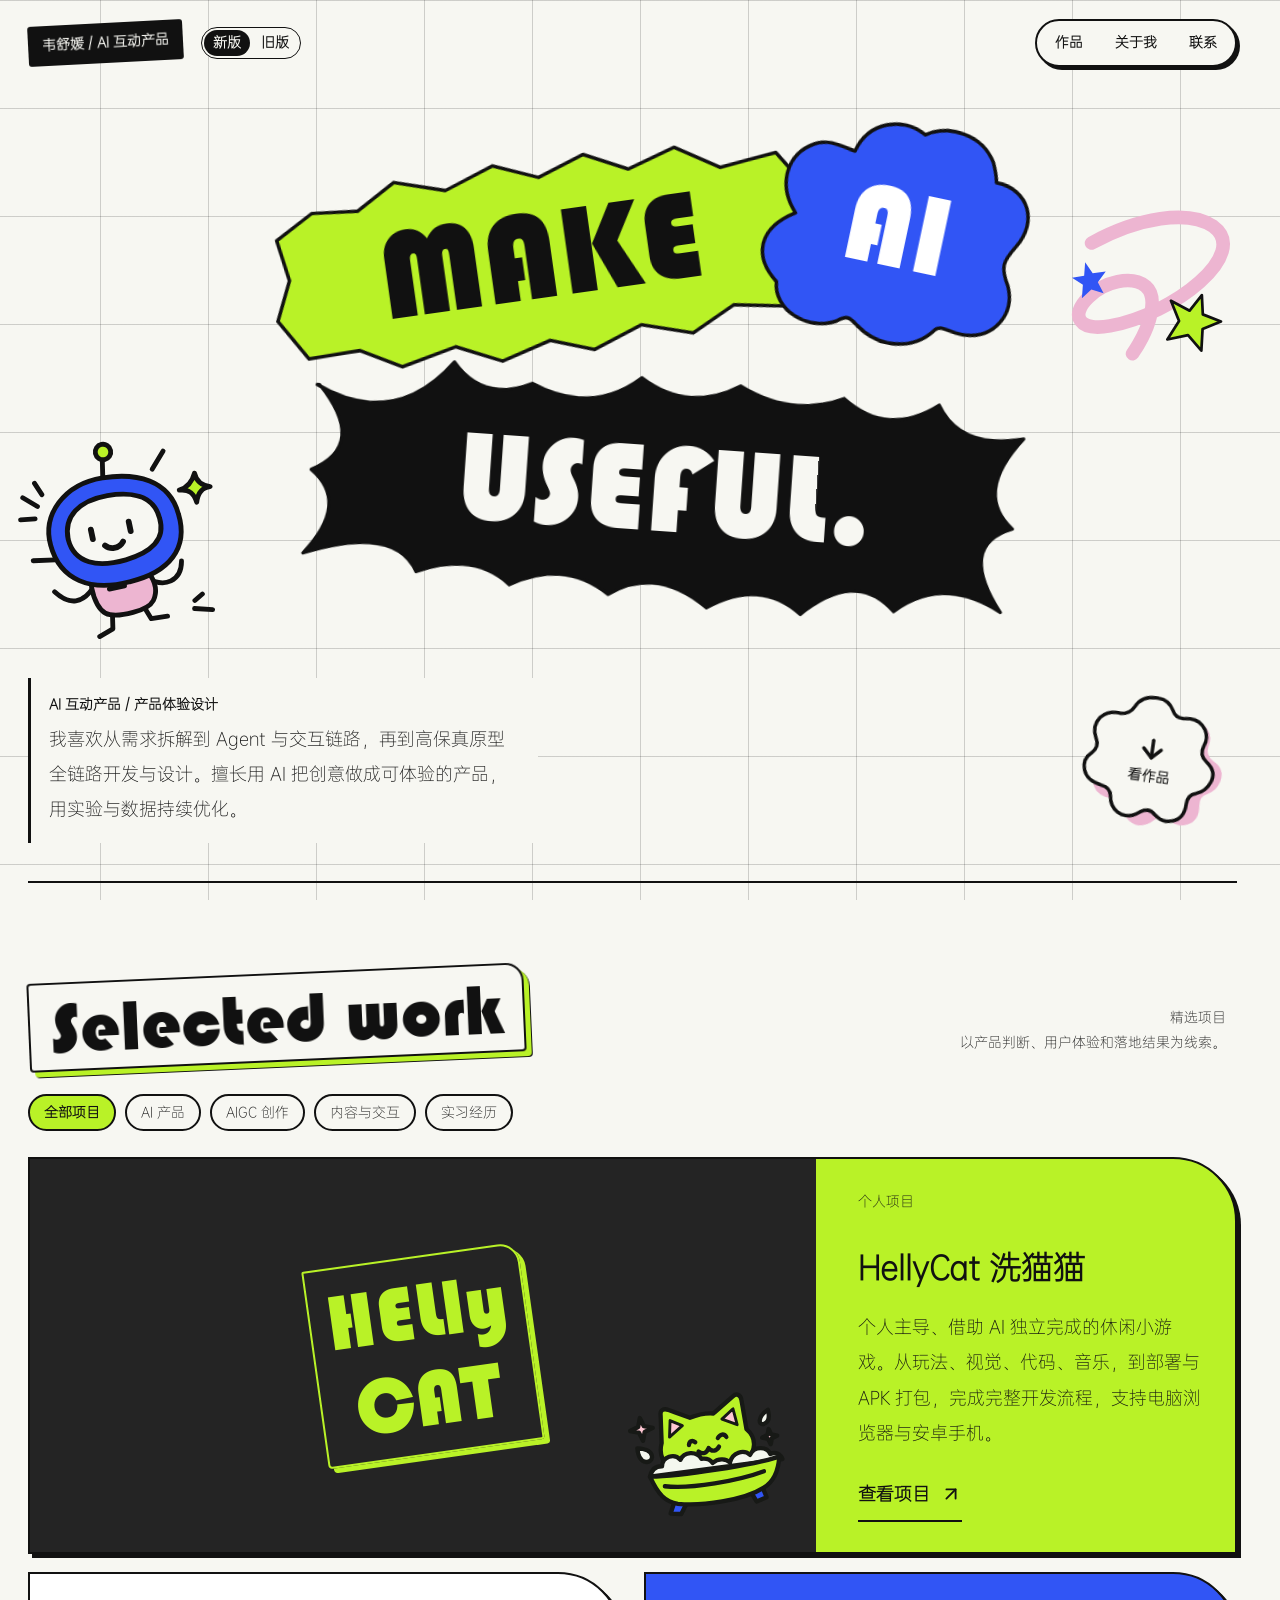
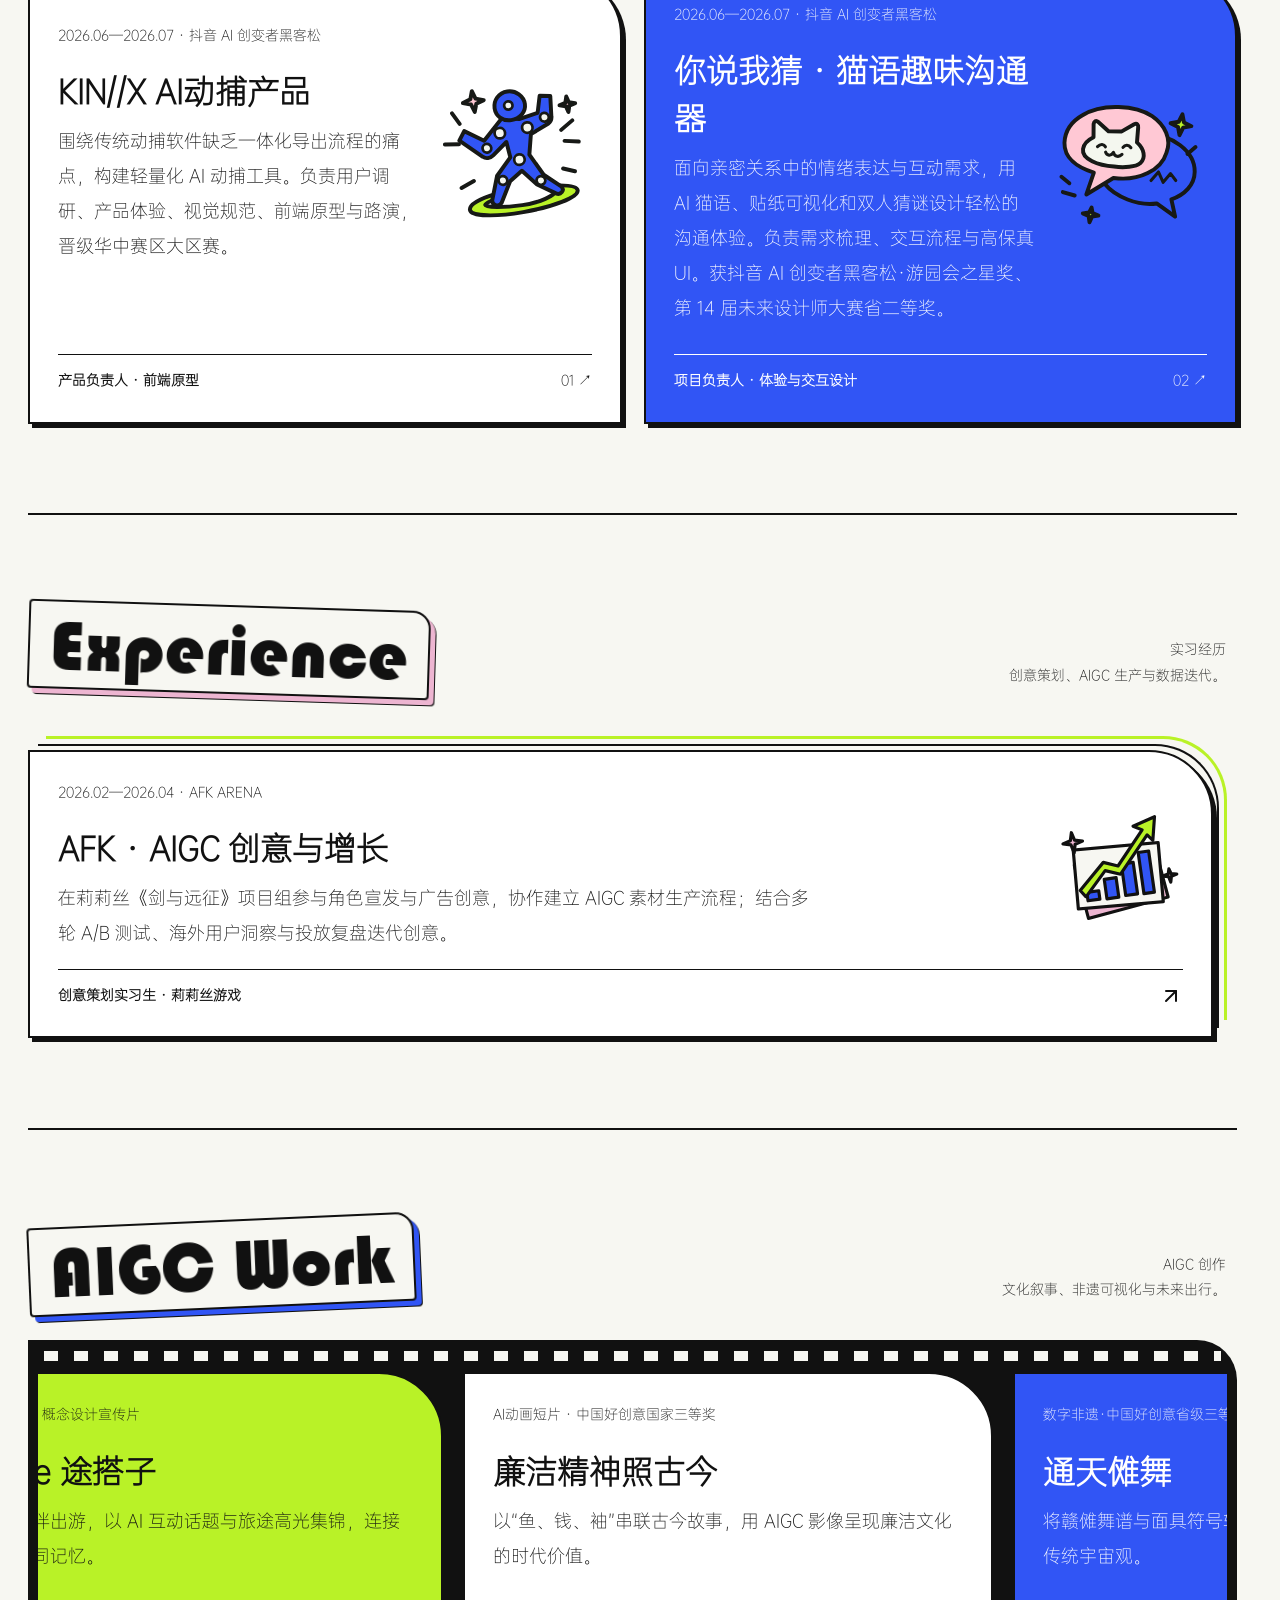
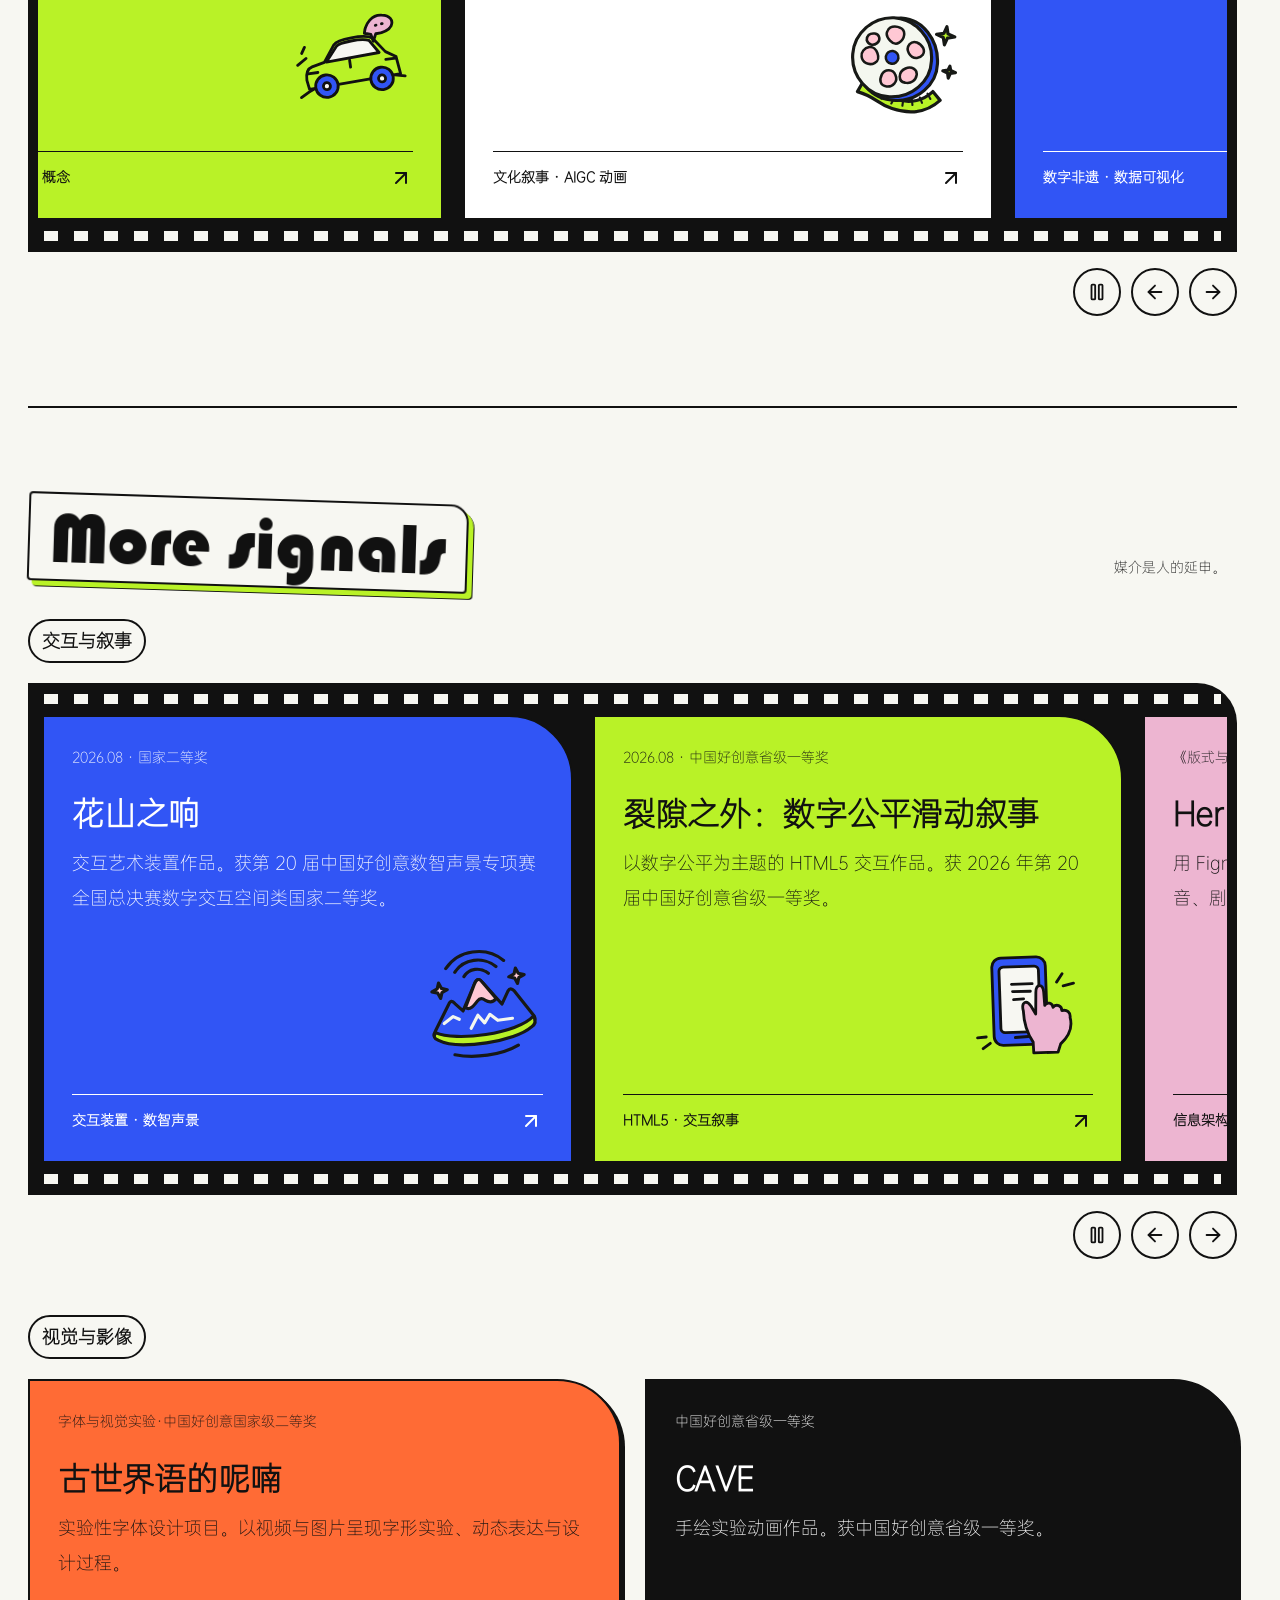
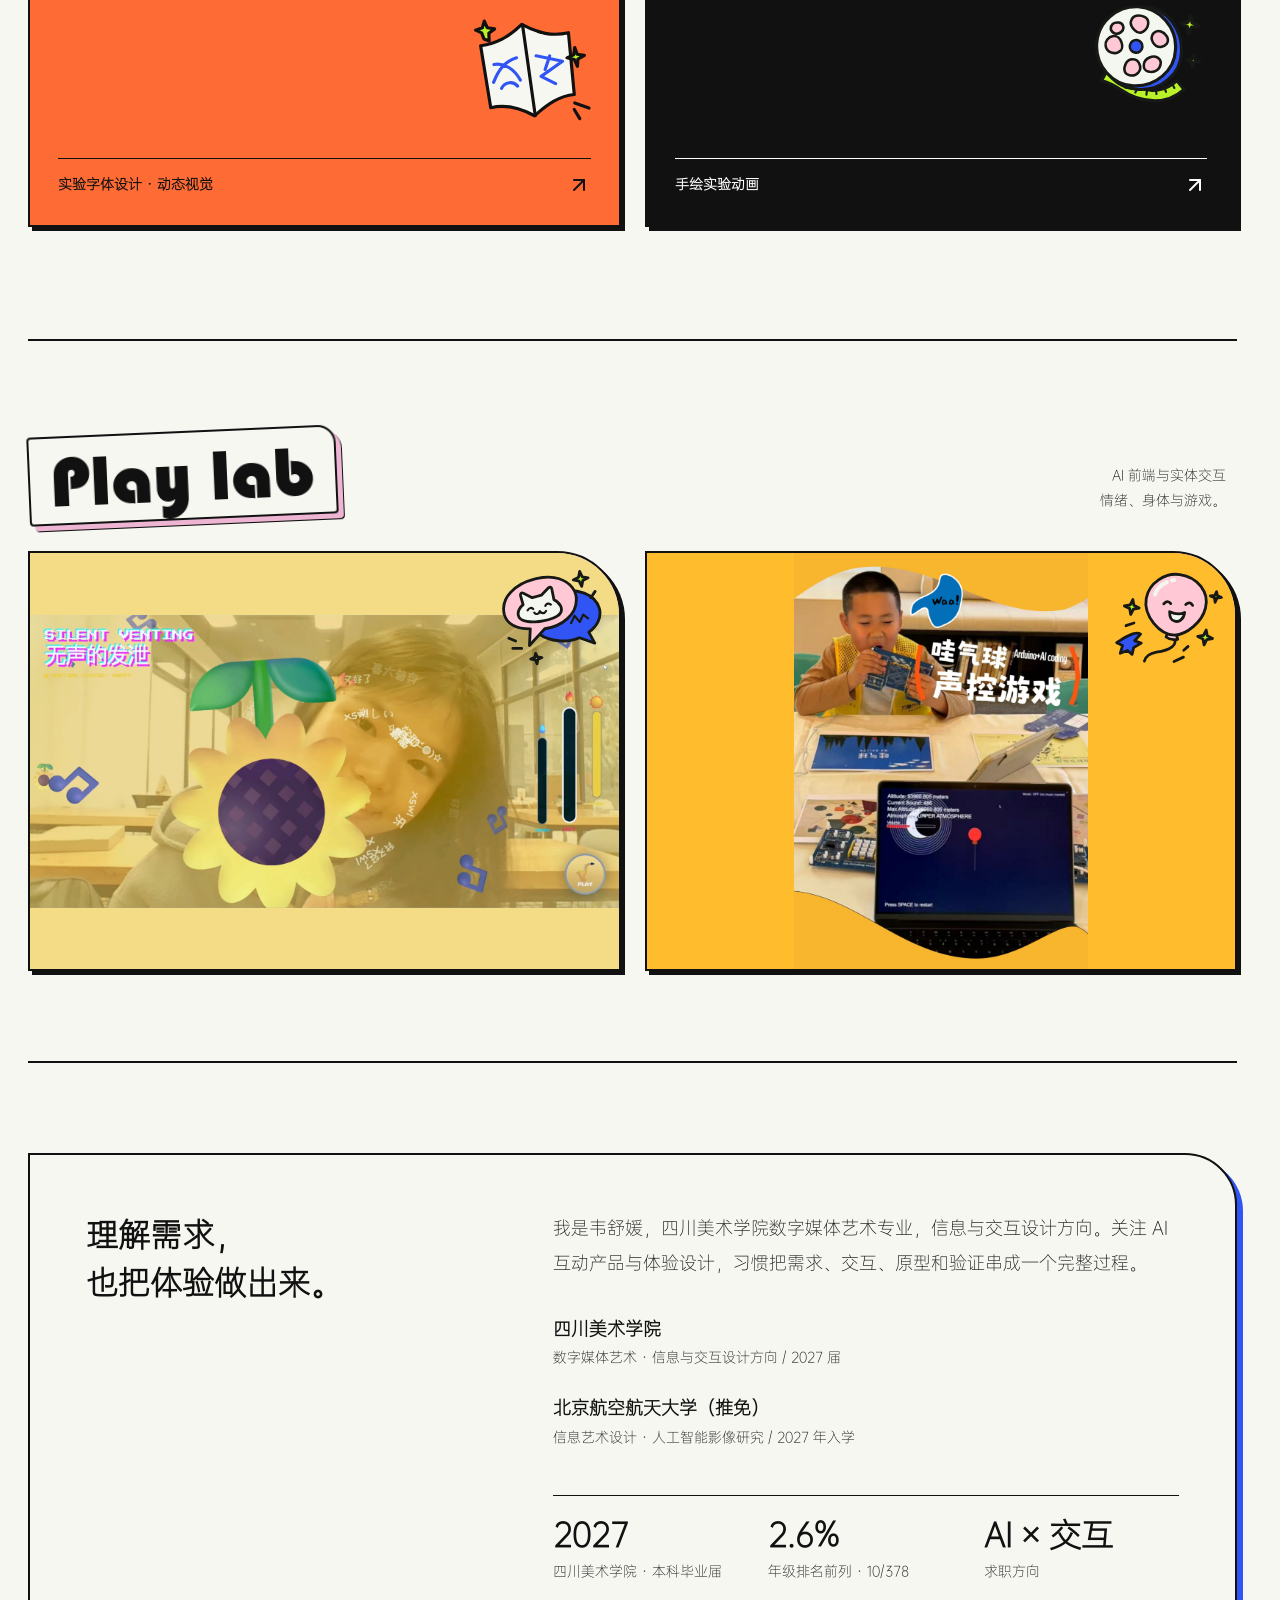
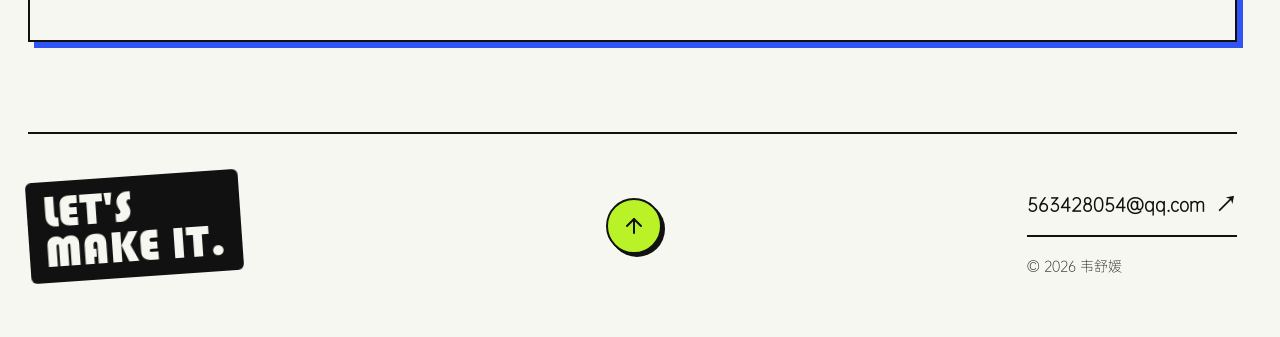
<file: index.html>
<!doctype html>
<html lang="zh-CN">
<head>
  <meta charset="utf-8" />
  <meta name="viewport" content="width=device-width, initial-scale=1" />
  <title>韦舒媛｜AI 互动产品与体验设计 · 新版</title>
  <style>
    @font-face{font-family:Bauhaus93;src:url('assets/Bauhaus93.ttf') format('truetype');font-display:swap}
    :root{--ink:#111;--paper:#f7f7f2;--lime:#b9f227;--blue:#3155f5;--line:#111;--max:1280px}
    *{box-sizing:border-box} html{scroll-behavior:smooth} body{margin:0;background:var(--paper);color:var(--ink);font-family:OPPOSans,'Microsoft YaHei',sans-serif;font-weight:300;line-height:1.4}
    a{color:inherit;text-decoration:none} button{font:inherit}
    .top{border-bottom:2px solid var(--line);padding:18px 28px;display:flex;justify-content:space-between;align-items:center;position:sticky;top:0;background:rgba(247,247,242,.94);backdrop-filter:blur(10px);z-index:5}
    .mark{font-weight:800;letter-spacing:-.04em}.nav{display:flex;gap:28px;font-size:14px}.nav a:hover{text-decoration:underline;text-underline-offset:5px}
    main{max-width:var(--max);margin:auto;padding:0 28px}.hero{min-height:650px;display:grid;grid-template-columns:1.3fr .7fr;gap:40px;align-items:end;padding:86px 0 70px;border-bottom:2px solid var(--line)}
    h1{font-family:Bauhaus93,Impact,sans-serif;font-size:clamp(78px,12vw,174px);line-height:.8;letter-spacing:-.08em;margin:0;max-width:850px;font-weight:400}.hero-copy{max-width:380px;font-size:20px;line-height:1.3;padding-bottom:4px}.hero-copy strong{display:block;font-size:13px;letter-spacing:.08em;margin-bottom:20px;text-transform:uppercase}.scroll{display:inline-block;margin-top:38px;font-size:13px;border-bottom:2px solid var(--ink);padding-bottom:5px}
    .section{padding:75px 0;border-bottom:2px solid var(--line)}.section-head{display:flex;justify-content:space-between;align-items:baseline;margin-bottom:34px}.section h2{font-family:Bauhaus93,Impact,sans-serif;font-weight:400;font-size:clamp(46px,6vw,84px);line-height:.9;margin:0;letter-spacing:-.06em}.section-note{font-size:13px;max-width:280px;text-align:right}
    .featured{display:grid;grid-template-columns:1.45fr .75fr;min-height:350px;border:2px solid var(--ink);background:var(--lime)}.featured-media{display:flex;align-items:center;justify-content:center;background:#242424;color:var(--lime);font-family:Bauhaus93,Impact;font-size:80px;letter-spacing:-.08em;min-height:350px}.featured-body{padding:30px;display:flex;flex-direction:column;justify-content:space-between}.eyebrow{font-size:12px;text-transform:uppercase;letter-spacing:.12em}.featured h3{font-size:38px;line-height:1;margin:30px 0 10px;letter-spacing:-.04em}.featured p{font-size:16px;max-width:350px}.link{display:inline-flex;align-items:center;gap:10px;border-bottom:2px solid var(--ink);padding:8px 0;font-weight:700;width:max-content}.link span{font-size:22px}
    .grid{display:grid;grid-template-columns:repeat(2,1fr);gap:18px}.card{border:2px solid var(--ink);min-height:290px;display:flex;flex-direction:column;justify-content:space-between;padding:23px;background:#fff}.card:nth-child(2){background:var(--blue);color:#fff}.card:nth-child(3){background:#ff6b35}.card h3{font-size:31px;line-height:1;margin:18px 0 8px;letter-spacing:-.04em}.card p{max-width:390px;margin:0}.card-foot{display:flex;justify-content:space-between;align-items:end;font-size:13px;border-top:1px solid currentColor;padding-top:13px}.tag{font-weight:700}
    .about{display:grid;grid-template-columns:.8fr 1.2fr;gap:50px}.about h2{font-size:48px;line-height:1;margin:0;letter-spacing:-.05em}.about p{font-size:25px;line-height:1.2;margin:0;max-width:720px}.facts{display:grid;grid-template-columns:repeat(3,1fr);gap:20px;margin-top:45px;border-top:1px solid var(--ink);padding-top:15px}.facts b{font-size:30px;display:block}.facts small{font-size:12px}
    footer{max-width:var(--max);margin:auto;padding:42px 28px 60px;display:flex;justify-content:space-between;font-size:14px}.footer-title{font-family:Bauhaus93,Impact;font-size:45px;letter-spacing:-.06em}
    @media(max-width:720px){.top{padding:15px 18px}.nav{gap:14px;font-size:12px}.nav a:nth-child(2){display:none}main{padding:0 18px}.hero{display:block;min-height:560px;padding:75px 0 45px}.hero-copy{margin-top:70px;font-size:18px}.section{padding:55px 0}.section-head{display:block}.section-note{text-align:left;margin-top:14px}.featured{display:block}.featured-media{min-height:220px;font-size:62px}.featured-body{min-height:300px}.grid{grid-template-columns:1fr}.about{display:block}.about p{font-size:22px;margin-top:30px}.facts{grid-template-columns:1fr 1fr}.facts div:last-child{grid-column:span 2}footer{padding:32px 18px;display:block}.footer-title{margin-bottom:25px}}
    *{letter-spacing:0!important}h1{font-size:136px}button,a{touch-action:manipulation}a:focus-visible,button:focus-visible{outline:3px solid #3155f5;outline-offset:5px}.filters{display:flex;gap:20px;margin-bottom:24px}.filters button{border:0;border-bottom:2px solid transparent;background:none;padding:8px 0;cursor:pointer}.filters button[aria-pressed=true]{border-color:#111;font-weight:bold}.card{cursor:pointer}.card:hover h3{text-decoration:underline;text-underline-offset:5px}dialog{border:2px solid #111;padding:32px;max-width:720px;width:calc(100% - 32px);background:var(--paper)}dialog::backdrop{background:#0009}dialog h2{font-size:32px}dialog p{line-height:1.8}.close{float:right;background:transparent;border:1px solid #111;width:36px;height:36px;cursor:pointer}.status{background:var(--lime);padding:14px;margin-top:24px;font-size:14px}footer .link{cursor:default}@media(max-width:720px){h1{font-size:86px}.section h2{font-size:52px}}@media(prefers-reduced-motion:reduce){html{scroll-behavior:auto}}
    [hidden]{display:none!important}
  </style>
  <link rel="stylesheet" href="refinement.css?v=20261124-2">
  <link rel="stylesheet" href="film-frame.css?v=20261105-3">
  <link rel="stylesheet" href="afk-growth.css?v=20261105-3">
  <link rel="stylesheet" href="portfolio-play.css?v=2">
  <link rel="stylesheet" href="version-links.css">
</head>
<body>
  <header class="top">
    <div class="top-brand">
      <a class="mark" href="#top">韦舒媛 / AI 互动产品</a>
      <nav class="version-links" aria-label="作品集版本">
        <span aria-current="page">新版</span><a href="old-version.html">旧版</a>
      </nav>
    </div>
    <nav class="nav"><a href="#work">作品</a><a href="#about">关于我</a><a href="#contact">联系</a></nav>
  </header>
  <main id="top">
    <section class="hero" aria-labelledby="hero-title">
      <div class="hero-board">
        <svg class="hero-mascot" viewBox="0 0 225 239" aria-hidden="true" focusable="false">
          <g fill="none" stroke="var(--ink)" stroke-width="5" stroke-linecap="round" stroke-linejoin="round">
            <path d="M71 151c-16 17-30 15-42-2m96 5c16 16 35 11 39-9m-80 32-4 22-15 5m49-27 7 20 17 1"/>
            <path d="M73 134c-10 16-6 45 7 50 9 4 39 5 47-5 10-13 4-28-7-43z" fill="var(--pink)"/>
            <path d="M86 147h24m-25 11h16"/>
            <path d="M107 18 101 51m-87 62 23 4m117-71 15-16"/>
            <circle cx="108" cy="18" r="8" fill="var(--lime)"/>
            <path d="M35 101c-2-32 26-59 67-57 35 2 67 16 69 53 3 37-22 57-64 58-41 2-70-16-72-54z" fill="var(--blue)"/>
            <path d="M54 99c0-24 19-37 49-36 24 1 47 9 48 34 2 23-16 33-43 35-30 2-53-7-54-33z" fill="var(--paper)"/>
            <path d="M79 104v-10m40 10v-10m-29 19c4 5 13 7 19 0" stroke-width="6"/>
            <path d="M177 73c10 1 14 6 15 16 3-9 8-14 17-13-9-3-13-8-13-17-4 8-10 13-19 14z" fill="var(--lime)"/>
            <path d="m30 59-13-12m20 1-5-13m-7 36-15-2M167 196l18 5m-16-13 9-5"/>
          </g>
        </svg>
        <h1 id="hero-title" aria-label="Make AI useful.">
          <span class="hero-word hero-word-make" aria-hidden="true">
            <svg viewBox="0 0 410 154" preserveAspectRatio="none" focusable="false"><path d="M23 38 50 22l32 3L110 8l35 11 35-13 31 13L244 7l30 15 34-11 30 19 40-5 20 31-11 29 13 29-30 22-36-6-31 16-35-11-35 13-30-11-35 10-31-15-39 9-28-16-36 1-18-30 12-28z"/></svg>
            <span>MAKE</span>
          </span>
          <span class="hero-word hero-word-ai" aria-hidden="true">
            <svg viewBox="0 0 183 164" preserveAspectRatio="none" focusable="false"><path d="M18 84c-17-17-14-39 3-49 10-6 20-2 29-1 5-22 28-30 46-21 14-10 39-9 51 9 2 4 4 8 5 13 24 0 34 21 23 40-7 12-8 16 0 28 9 18-2 37-22 39-12 1-18-4-22 1-12 17-36 20-54 8-7-5-9-5-15 0-19 11-45 1-47-18-20-14-20-34 3-49Z"/></svg>
            <span>AI</span>
          </span>
          <span class="hero-word hero-word-useful" aria-hidden="true">
            <svg viewBox="0 0 570 176" preserveAspectRatio="none" focusable="false"><path d="M2 26q64 30 108-24 25 29 63 12 49 21 87-10 39 24 79 1 43 21 83 4 37 27 76 0 19 32 69 21-37 43-4 68-43 15-5 63-48-25-85 5-32-30-74 7-34-25-75 0-42-29-79-5-37-24-79-2-30-23-75-5-19-34-91-8 35-40 2-63 44-21 2-64z"/></svg>
            <span>USEFUL.</span>
          </span>
        </h1>
        <svg class="hero-orbit" viewBox="0 0 170 190" aria-hidden="true" focusable="false">
          <path d="M17 59c47-35 101-52 131-37 45 24-29 102-98 125-33 11-46-5-28-28 15-20 44-31 61-21 16 10 12 44-4 76" fill="none" stroke="var(--pink)" stroke-width="15" stroke-linecap="round"/>
          <path d="m113 110 22 8 11-19 4 21 21 5-19 11 2 24-17-15-22 8 10-22z" fill="var(--lime)" stroke="var(--ink)" stroke-width="3" stroke-linejoin="round"/>
          <path d="m13 81 10 11 14-4-7 13 8 11-14-2-9 11-1-15-13-6 13-4z" fill="var(--blue)"/>
        </svg>
      </div>
      <div class="hero-copy"><strong>AI 互动产品 / 产品体验设计</strong><p>我喜欢从需求拆解到 Agent 与交互链路，再到高保真原型全链路开发与设计。擅长用 AI 把创意做成可体验的产品，用实验与数据持续优化。</p></div>
      <a class="hero-go" href="#work">
        <svg viewBox="0 0 116 116" aria-hidden="true" focusable="false">
          <path class="hero-go-offset" d="M57 5q9 0 14 9 3 6 11 5 12-2 18 7 4 7 1 14-3 8 4 13 10 7 6 17-3 8-11 11-7 2-7 10 0 13-10 16-8 3-15-3-6-6-13-1-10 8-19 3-7-4-8-13-1-7-9-8-13-2-16-11-3-9 4-15 6-6 2-13-5-10 1-18 6-7 15-6 9 1 13-7 5-11 19-10Z"/>
          <path class="hero-go-face" d="M57 5q9 0 14 9 3 6 11 5 12-2 18 7 4 7 1 14-3 8 4 13 10 7 6 17-3 8-11 11-7 2-7 10 0 13-10 16-8 3-15-3-6-6-13-1-10 8-19 3-7-4-8-13-1-7-9-8-13-2-16-11-3-9 4-15 6-6 2-13-5-10 1-18 6-7 15-6 9 1 13-7 5-11 19-10Z"/>
        </svg>
        <i data-lucide="arrow-down" aria-hidden="true"></i>
        <span>看作品</span>
      </a>
    </section>
    <section class="section" id="work"><div class="section-head"><h2>Selected work</h2><div class="section-note">精选项目<br>以产品判断、用户体验和落地结果为线索。</div></div><div class="filters" aria-label="项目筛选"><button aria-pressed="true" data-filter="all">全部项目</button><button aria-pressed="false" data-filter="ai">AI 产品</button><button aria-pressed="false" data-filter="aigc">AIGC 创作</button><button aria-pressed="false" data-filter="practice">内容与交互</button><button aria-pressed="false" data-filter="experience">实习经历</button></div>
      <article class="featured">
        <a class="featured-media project-preview" href="https://meowcat.fun/" target="_blank" rel="noopener noreferrer" aria-label="在线游玩 HellyCat 洗猫猫（新窗口打开）">
          <span class="preview-wordmark" aria-hidden="true">HELly<br>CAT</span>
          <span class="preview-stage">
            <img src="assets/hellycat-preview.png" alt="洗猫猫游戏界面：彩虹下的猫咪小屋与多只低多边形猫咪" width="2560" height="1348" decoding="async">
            <span class="preview-caption"><strong>在线游玩</strong><span>meowcat.fun <i data-lucide="arrow-up-right" aria-hidden="true"></i></span></span>
          </span>
        </a>
        <div class="featured-body"><div><span class="eyebrow">独立开发 · 2026</span><h3>HellyCat 洗猫猫</h3><p>用 Codex + Gemini 独立完成的小游戏。从玩法、交互到开发验证，探索 AI 辅助开发与趣味体验。</p></div><button class="link project-detail-trigger" type="button" aria-haspopup="dialog">查看项目 <i data-lucide="arrow-up-right" aria-hidden="true"></i></button></div>
      </article>
      <div class="grid" style="margin-top:18px"><article class="card"><div><span class="eyebrow">抖音 AI 创变者计划黑客松</span><h3>KIN//X<br>AI 动捕系统</h3><p>把复杂的动捕能力转化成更轻量的创作工具，探索 AI 如何降低内容生产门槛。</p></div><div class="card-foot"><span class="tag">产品负责人 · 用户研究 · 前端优化</span><span>01 ↗</span></div></article><article class="card"><div><span class="eyebrow">抖音 AI 创变者黑客松</span><h3>你说我猜<br>猫语沟通器</h3><p>一个移动端交互网页，用趣味反馈把 AI 能力变成可分享的社交体验。</p></div><div class="card-foot"><span class="tag">移动端 · AI 体验</span><span>02 ↗</span></div></article></div>
    </section>
    <section class="section" id="experience" aria-labelledby="experience-heading">
      <div class="section-head"><h2 id="experience-heading">Experience</h2><div class="section-note">实习经历<br>创意策划、AIGC 生产与数据迭代。</div></div>
      <div class="standalone-projects" id="experience-projects"></div>
    </section>
    <section class="section" id="aigc" aria-labelledby="aigc-heading">
      <div class="section-head"><h2 id="aigc-heading">AIGC Work</h2><div class="section-note">AIGC 创作<br>文化叙事、非遗可视化与未来出行。</div></div>
      <div class="carousel" id="aigc-carousel" data-autoplay-direction="right" role="region" aria-roledescription="轮播" aria-label="AIGC 视频作品">
        <div class="film-strip"><div class="carousel-track" id="aigc-track" tabindex="0" aria-label="AIGC 视频作品列表"></div></div>
        <div class="carousel-controls"><div class="carousel-arrows">
          <button class="icon-button" data-carousel-action="playback" aria-label="暂停自动轮播" title="暂停自动轮播" aria-pressed="false" aria-controls="aigc-track"><i data-lucide="pause" aria-hidden="true"></i></button>
          <button class="icon-button" data-carousel-action="prev" aria-label="上一个作品" title="上一个作品" aria-controls="aigc-track"><i data-lucide="arrow-left" aria-hidden="true"></i></button>
          <button class="icon-button" data-carousel-action="next" aria-label="下一个作品" title="下一个作品" aria-controls="aigc-track"><i data-lucide="arrow-right" aria-hidden="true"></i></button>
        </div></div>
      </div>
    </section>
    <section class="section" id="signals" aria-labelledby="signals-heading">
      <div class="section-head"><h2 id="signals-heading">More signals</h2><div class="section-note">媒介是人的延申。</div></div>
      <div class="signals-groups">
        <div class="signals-group">
          <h3>交互与叙事</h3>
          <div class="carousel" id="interaction-carousel" role="region" aria-roledescription="轮播" aria-label="交互与叙事项目">
            <div class="film-strip">
              <div class="carousel-track" id="signals-track" tabindex="0" aria-label="交互与叙事项目列表"></div>
            </div>
            <div class="carousel-controls">
              <div class="carousel-arrows"><button class="icon-button" id="signals-playback" data-carousel-action="playback" aria-label="暂停自动轮播" title="暂停自动轮播" aria-pressed="false" aria-controls="signals-track"><i data-lucide="pause" aria-hidden="true"></i></button><button class="icon-button" id="signals-prev" data-carousel-action="prev" aria-label="上一个项目" title="上一个项目" aria-controls="signals-track"><i data-lucide="arrow-left" aria-hidden="true"></i></button><button class="icon-button" id="signals-next" data-carousel-action="next" aria-label="下一个项目" title="下一个项目" aria-controls="signals-track"><i data-lucide="arrow-right" aria-hidden="true"></i></button></div>
            </div>
          </div>
        </div>
        <div class="signals-group">
          <h3>视觉与影像</h3>
          <div class="visual-grid" id="visuals-track" role="group" aria-label="视觉与影像项目"></div>
        </div>
      </div>
    </section>
    <section class="section" id="experiments" aria-labelledby="experiments-heading">
      <div class="section-head"><h2 id="experiments-heading">Play lab</h2><div class="section-note">AI 前端与实体交互<br>情绪、身体与游戏。</div></div>
      <div class="standalone-projects" id="experiment-projects"></div>
    </section>
    <section class="section" id="about"><div class="about"><h2>产品经理，<br>也做东西。</h2><div><p>我关注 AI 如何真正进入人的工作与生活。我的优势是把产品思考推进到体验、内容和可运行的原型里。</p><div class="facts"><div><b>07</b><small>项目与作品</small></div><div><b>02</b><small>国家级奖项</small></div><div><b>AI × 体验</b><small>工作方向</small></div></div></div></div></section>
  </main>
  <footer id="contact"><div class="footer-title">LET'S<br>MAKE IT.</div><a class="footer-top" href="#top" aria-label="回到顶部"><i data-lucide="arrow-up" aria-hidden="true"></i></a><div><span class="link">联系方式待补充</span><br><br>© 2026 你的名字</div></footer>
  <template id="kinx-mvp-case">
    <section class="case-section" id="kinx-mvp" aria-labelledby="kinx-mvp-title">
      <h3 id="kinx-mvp-title">MVP 说明</h3>
      <div class="case-copy">
        <p><strong>KIN//X 是一款连接视频素材、3D 动作与数字分身的轻量化 AI 产品。</strong>将分散的模型能力整合为连续的创作流程，降低动作重建、预览与资产复用的门槛。黑客松 MVP 曾以动作示范场景验证技术链路；以下以 AI 3D 动捕产品视角整理，完整阶段文档保留在下载中。</p>
        <ul class="case-points">
          <li><strong>问题与场景：</strong>传统动捕流程工具分散、操作门槛高，视频中的动作难以直接转为可编辑资产。以一条连续链路连接素材输入、多角度预览与导出。</li>
          <li><strong>目标用户：</strong>需要快速获取动作素材的动画与游戏创作者，以及希望复用数字分身、缩短制作流程的内容团队。</li>
          <li><strong>核心闭环：</strong>导入素材视频 → 识别有效动作 → 重建 3D 动作与数字分身 → 多角度预览 → FBX 可编辑导出；并提供图生 3D 入口。</li>
        </ul>
        <a class="play-project document-link" href="assets/kinx-mvp.docx" download="KINX_MVP说明.docx">下载 MVP 完整说明 <i data-lucide="download" aria-hidden="true"></i></a>
        <details class="mvp-details">
          <summary>展开 AI 链路与产品价值 <i data-lucide="chevron-down" aria-hidden="true"></i></summary>
          <div class="mvp-expanded feature-list">
            <div>
              <h4>AI 链路与能力分工</h4>
              <ol class="case-steps">
                <li><h4>视频内容理解 · MLLM</h4><p>采样视频关键帧，识别有效动作的起止区间，生成候选片段，减少手动裁剪操作。</p></li>
                <li><h4>3D 动作重建 · SAM 3D Body</h4><p>将视频中的人体动作转为 SMPL-X 骨骼与网格序列，形成可预览、可复用的 3D 动作资产。</p></li>
                <li><h4>数字分身生成 · LHM / 3DGS</h4><p>由全身照重建可驱动分身，将人物身份与动作资产分离，支持同一分身复用不同动作。</p></li>
                <li><h4>姿态感知验证 · MediaPipe</h4><p>早期 MVP 在浏览器中检测姿态关键点，比对关节角度、骨骼方向与空间距离，用于验证动作理解与交互反馈。</p></li>
                <li><h4>动作信息解读 · LLM</h4><p>早期 MVP 根据动作摘要、关节误差与评分记录生成反馈，支持追问，并区分测量结果与模型推断。</p></li>
              </ol>
            </div>
            <div>
              <h4>关键产品与技术决策</h4>
              <ul class="case-points">
                <li><strong>拆分重建与实时体验：</strong>后端执行动作及分身重建，产出可复用资产；浏览器负责预览、操作与状态反馈。</li>
                <li><strong>整合模型链路：</strong>将视频理解、动作重建与分身生成组织为连续任务，减少跨工具切换。</li>
                <li><strong>用户自配模型服务（BYOK）：</strong>内容理解与反馈通过用户配置的兼容接口调用模型，减少对单一供应商的依赖。</li>
              </ul>
            </div>
            <div>
              <h4>用户与业务价值</h4>
              <ul class="case-points">
                <li><strong>独立创作者：</strong>从日常素材获取可编辑动作，减少对专业动捕设备与复杂工具链的依赖。</li>
                <li><strong>内容团队：</strong>复用数字分身与动作资产，支持动作拆解、动画制作与内容迭代。</li>
                <li><strong>产品价值：</strong>以统一的输入、预览与导出体验串联模型能力，让技术结果进入实际创作流程。</li>
              </ul>
            </div>
            <div><h4>后续规划</h4><p>继续探索更多动作类目、重建任务队列、资产管理与动作数据接口开放。上述内容属于后续延展方向。</p></div>
          </div>
        </details>
      </div>
      <figure class="project-media poster-media kinx-mvp-poster"><a href="assets/kinx-rollup-poster.webp" target="_blank" rel="noopener noreferrer" aria-label="查看 KIN//X 项目易拉宝海报原图（新窗口打开）"><img src="assets/kinx-rollup-poster.webp" alt="KIN//X 项目易拉宝海报" width="1800" height="4502" loading="lazy" decoding="async"></a></figure>
    </section>
  </template>
  <template id="cat-talk-case">
    <div id="cat-talk-case-content">
      <section class="case-section">
        <h3>用户与问题</h3>
        <div class="case-copy">
          <p>亲密关系中的情绪往往充沛而难以表达。争执之后，双方可能从直接冲突转向沉默，缺少重新开启对话的轻松方式。</p>
          <ul class="case-points">
            <li><strong>表达侧：</strong>想传达真实感受，又担心措辞过于直接、加剧对立，或难以主动示好。</li>
            <li><strong>理解侧：</strong>需要捕捉对方的情绪与意图，而不只接收一句容易产生误解的话。</li>
            <li><strong>设计机会：</strong>借助宠物语言的趣味感与猜谜互动，弱化表达的攻击性，为双方创造共同参与的话题。</li>
          </ul>
        </div>
      </section>
      <section class="case-section">
        <h3>目标与场景</h3>
        <div class="case-copy">
          <p><strong>目标是降低情绪表达的压力，让双方以更轻松的方式开启沟通，并形成彼此专属的“暗语”。</strong></p>
          <ul class="case-points">
            <li><strong>情侣与伴侣：</strong>争执后尝试示好，或表达一时难以直接说出口的情绪。</li>
            <li><strong>朋友与舍友：</strong>通过默契测试、趣味留言与互相出题增加互动。</li>
            <li><strong>家人与亲子：</strong>以声音、表情和猜谜构成共同参与的沟通小游戏。</li>
          </ul>
        </div>
      </section>
      <section class="case-section">
        <h3>核心玩法</h3>
        <div class="case-copy">
          <p>将“想对 Ta 说的话”转译成带有语调与情绪线索的猫语音频，并配合猫咪贴纸可视化。接收方通过听声音、选关键词或表情，猜测留言内容与情绪。</p>
          <ul class="case-points">
            <li><strong>输入：</strong>关系类型、当前情绪、文本，以及录音、上传音频或文本转语音。</li>
            <li><strong>表达：</strong>以猫语声音承载语调，用不同外形的猫咪贴纸组织语言节奏与视觉线索。</li>
            <li><strong>互动：</strong>分享链接邀请对方作答，通过反馈与提示逐步理解留言，再回邀对方出题。</li>
            <li><strong>传播：</strong>设计链接分享与音视频保存入口，兼顾双人互动和本地播放。</li>
          </ul>
        </div>
      </section>
      <section class="case-section" id="cat-talk-send">
        <h3>发送端流程</h3>
        <div class="case-copy">
          <ol class="case-steps">
            <li><h4>进入与理解玩法</h4><p>由看板猫“喵神”介绍猫语沟通方式，用对话气泡建立轻松语境，帮助用户理解接下来的任务。</p></li>
            <li><h4>确定关系与情绪</h4><p>选择朋友、伴侣、Crush、搭子、家人等关系，并标记当前心情，为表达方式与后续反馈提供上下文。</p></li>
            <li><h4>输入内容与声音</h4><p>输入想说的话，再选择实时录音、上传音频或“你来帮我说”的文本转语音。录音开始以提示音确认，过程呈现动态音频条与橙色光晕。</p></li>
            <li><h4>生成与预览猫语</h4><p>生成过程中显示“魔法施展中”；完成后按文本顺序呈现猫咪贴纸与猫语声音。看板猫收起为可唤出的帮助入口。</p></li>
            <li><h4>设置双方称呼</h4><p>填写自己的“喵名”，可选填写对方昵称，让秘密留言更具个人感，也用于分享邀请中的称呼。</p></li>
            <li><h4>分享与保存</h4><p>完成页通过贴纸掉落动画反馈生成结果，引导一键分享互动链接；同时提供猫语音视频的本地保存入口。</p></li>
          </ol>
        </div>
      </section>
      <section class="case-section" id="cat-talk-receive">
        <h3>接收端流程</h3>
        <div class="case-copy">
          <ol class="case-steps">
            <li><h4>接收秘密来信</h4><p>由看板猫介绍来信，用发送者昵称建立情境；点击播放神秘音频，并支持反复收听。</p></li>
            <li><h4>选择内容与情绪</h4><p>从关键词、表情包或 emoji 中作答，猜测对方想表达的话与情绪，减少长文本输入负担。</p></li>
            <li><h4>获得即时反馈</h4><p>每次选择都有简短音效与动画回应。答对时用呼噜声、爱心或摇尾巴强化反馈；答错时由看板猫提示可继续探索的线索。</p></li>
            <li><h4>按需获取提示</h4><p>若 15 秒仍未猜出，看板猫发光、摇晃并邀请点击；结合关系、情境与猫咪声音提供提示，避免长时间卡住。</p></li>
            <li><h4>结算与二次发起</h4><p>根据正确率与关系类型呈现“默契搭档”“心有灵犀”等称号，随后引导“也给对方出个题”，完成双向互动。</p></li>
          </ol>
        </div>
      </section>
      <section class="case-section">
        <h3>关键交互设计</h3>
        <div class="case-copy">
          <ul class="case-points">
            <li><strong>渐进式引导：</strong>把关系、情绪、文本、声音和分享拆成连续的小任务，由看板猫提供情境化说明。</li>
            <li><strong>多模态反馈：</strong>用声音、波形、贴纸与动画共同表达状态，覆盖录音、生成、答题与结算。</li>
            <li><strong>降低挫败感：</strong>允许重复播放，以 15 秒提示机制帮助用户继续完成互动。</li>
            <li><strong>关系化表达：</strong>称呼、称号与反馈随关系类型变化，使体验更贴近双方关系。</li>
          </ul>
          <p class="case-note">以上交互设计方案DEMO已落地，产品目标、双端流程与反馈机制均经过“抖音AI创变者黑客松”现场观众、导师验证</p>
        </div>
      </section>
      <section class="case-section poster-section" id="cat-talk-poster">
        <h3>项目海报</h3>
        <figure class="project-media poster-media responsive-poster">
          <a class="poster-original" href="assets/cat-talk-poster-desktop.jpg" target="_blank" rel="noopener noreferrer" aria-label="查看你说我猜项目海报原图（新窗口打开）">
            <picture>
              <source media="(max-width:720px)" srcset="assets/cat-talk-poster.jpg" width="1054" height="1492">
              <img src="assets/cat-talk-poster-desktop.jpg" alt="你说我猜项目海报：蓝色浏览器边框内，猫咪贴纸与音频波形组成双人猜谜的视觉主题" width="1280" height="800" loading="lazy" decoding="async">
            </picture>
          </a>
        </figure>
      </section>
      <section class="case-section poster-section" id="cat-talk-hackathon" aria-labelledby="cat-talk-hackathon-title">
        <h3 id="cat-talk-hackathon-title">黑客松现场</h3>
        <div class="carousel event-carousel" role="region" aria-roledescription="轮播" aria-label="你说我猜黑客松现场照片">
          <div class="film-strip">
            <div class="carousel-track event-gallery" id="cat-talk-photos" tabindex="0" aria-label="黑客松现场照片列表">
              <figure><a href="assets/cat-talk-hackathon-award.jpg" target="_blank" rel="noopener noreferrer" aria-label="查看游园会之星获奖合照原图（新窗口打开）"><img src="assets/cat-talk-hackathon-award.jpg" alt="你说我猜团队在抖音 AI 创变者黑客松获得游园会之星后的合照" width="1920" height="1280" loading="lazy" decoding="async"></a></figure>
              <figure><a href="assets/cat-talk-hackathon-demo.jpg" target="_blank" rel="noopener noreferrer" aria-label="查看向评委介绍作品原图（新窗口打开）"><img src="assets/cat-talk-hackathon-demo.jpg" alt="黑客松现场向评委介绍你说我猜，并展示产品交互" width="1440" height="960" loading="lazy" decoding="async"></a></figure>
              <figure><a href="assets/cat-talk-hackathon-venue.jpg" target="_blank" rel="noopener noreferrer" aria-label="查看抖音 AI 创变者黑客松现场照片原图（新窗口打开）"><img src="assets/cat-talk-hackathon-venue.jpg" alt="手持你说我猜作品海报，在抖音 AI 创变者计划重庆大学站现场留影" width="1440" height="960" loading="lazy" decoding="async"></a></figure>
            </div>
          </div>
          <div class="carousel-controls"><div class="carousel-arrows">
            <button class="icon-button" data-carousel-action="playback" aria-label="暂停自动轮播" title="暂停自动轮播" aria-pressed="false" aria-controls="cat-talk-photos"><i data-lucide="pause" aria-hidden="true"></i></button>
            <button class="icon-button" data-carousel-action="prev" aria-label="上一张照片" title="上一张照片" aria-controls="cat-talk-photos"><i data-lucide="arrow-left" aria-hidden="true"></i></button>
            <button class="icon-button" data-carousel-action="next" aria-label="下一张照片" title="下一张照片" aria-controls="cat-talk-photos"><i data-lucide="arrow-right" aria-hidden="true"></i></button>
          </div></div>
        </div>
      </section>
    </div>
  </template>
  <template id="silent-venting-case">
    <section class="case-section">
      <h3>创作起点</h3>
      <div class="case-copy">
        <p>本项目是一件探讨“隐形崩溃”的AI数字交互游戏。在禁止情绪化外露的当代社会规训下，不是所有情绪都有机会说出口。</p>
        <p>我尝试将屏幕变成一个无需言语的情绪出口。让焦虑以网络符号与弹幕的形式出现，再由参与者用面部动作与之互动，将抽象的压力转化为可见、可回应的游戏过程。</p>
      </div>
    </section>
    <section class="case-section">
      <h3>三种情绪玩法</h3>
      <div class="case-copy feature-list">
        <div><h4>愤怒 · 发射与击碎</h4><p>张嘴触发文字弹幕，击碎迎面而来的压力符号；随着能量积累，画面与反馈增强。</p></div>
        <div><h4>喜悦 · 护盾与反弹</h4><p>微笑开启阳光护盾，将压力反弹，以明亮的视觉状态回应积极情绪。</p></div>
        <div><h4>悲伤 · 积累与释放</h4><p>眨眼或半闭眼触发泪水文字与能量积累，达到阈值后形成清屏反馈，让悲伤也成为推动游戏的力量。</p></div>
        <div><h4>结束 · 从对抗回到接纳</h4><p>结束画面以安慰文字与温和的互动回应参与者，让体验由紧张的对抗转向休息与自我接纳。</p></div>
      </div>
    </section>
    <section class="case-section">
      <h3>AI 与技术实现</h3>
      <div class="case-copy">
        <ul class="case-points">
          <li><strong>AI 协作开发：</strong>以自然语言描述玩法、状态与反馈，使用 Gemini 3 辅助生成核心代码，再持续调整交互与视觉表现。</li>
          <li><strong>实时视觉交互：</strong>通过摄像头与 MediaPipe 识别面部关键点和动作，将张嘴、微笑、眨眼映射为三种游戏状态。</li>
          <li><strong>前端呈现：</strong>React 与 TypeScript 组织界面和流程，Canvas 绘制文字、粒子与压力符号，Web Audio 提供声音反馈。</li>
          <li><strong>作品呈现：</strong>通过演示视频展示实时表情交互、三种情绪模式及反馈过程。</li>
        </ul>
      </div>
    </section>
  </template>
  <template id="wow-balloon-case">
    <section class="case-section">
      <h3>与妹妹共同创作</h3>
      <div class="case-copy">
        <p><strong>“作业好多！想在家大喊，但妈妈说这样不礼貌。”</strong></p>
        <p>这句来自八岁妹妹的话，成为作品的起点。我与她共同构思一个可以尽情出声的空间：让平时被压住的声音，成为推动游戏前进的动力。</p>
        <p>“哇！气球”由此成为一个安全而柔韧的情绪容器。它既是一件声控交互装置，也是一次将内在感受转化为外在视觉的尝试。</p>
      </div>
    </section>
    <section class="case-section">
      <h3>声音如何成为游戏</h3>
      <div class="case-copy">
        <ol class="case-steps">
          <li><h4>发声与感知</h4><p>Arduino 采集声音信号，将参与者的声音变化转为游戏输入。</p></li>
          <li><h4>情绪的视觉外化</h4><p>气球的膨胀与收缩呼应呼吸节奏，色彩流转与关卡变化承接情绪的起伏，让不可见的压力拥有可感知的形态。</p></li>
          <li><h4>释放与前进</h4><p>每一次出声都为气球提供上升动力，推动它挣脱“地心引力”、飞向外太空。在游戏中，声音不再承受是否“合规矩”的评价。</p></li>
        </ol>
      </div>
    </section>
    <section class="case-section">
      <h3>技术与体验意图</h3>
      <div class="case-copy">
        <ul class="case-points">
          <li><strong>Processing：</strong>实现视觉风格、气球状态与游戏关卡。</li>
          <li><strong>Arduino：</strong>连接实体声音输入与屏幕反馈，构建软硬件交互链路。</li>
          <li><strong>Google Gemini：</strong>引入 AI 辅助情绪分析，探索声音、感受与视觉反馈之间的关联。</li>
          <li><strong>面向儿童的体验：</strong>希望让习惯隐忍的孩子重新感受身体与声音，以共同游玩创造表达、释放与自我接纳的机会。</li>
        </ul>
      </div>
    </section>
  </template>
  <template id="hellycat-case">
    <section class="case-section">
      <h3>选题背景</h3>
      <div class="case-copy">
        <p>在游戏公司实习时，我受到“人人都是游戏开发者”的影响，希望从一个最小可行版本开始，做出一款视觉呆萌、休闲轻松、玩法新颖，并且可以多端游玩的独立游戏。</p>
        <p>洗猫猫的灵感来自现实生活：猫咪洗澡时经常到处乱窜，很难控制。我希望还原这种“慌乱中偶然成功”的趣味，同时表现每只猫咪不同的个性。</p>
        <p>除了洗澡玩法，游戏还加入了公告栏、留言板、猫咪图鉴与故事，以及等待探索的彩蛋。希望玩家在了解猫咪性格与经历的过程中，多一点耐心，培养爱心和同理心。</p>
      </div>
    </section>
    <section class="case-section">
      <h3>成品效果</h3>
      <div class="case-copy">
        <p>网页版本已部署到阿里云服务器，可以通过浏览器直接游玩；游戏主体也已打包为安卓 APK，可在手机上安装。</p>
        <p>游戏支持电脑浏览器和安卓手机，包含十个关卡、猫咪图鉴、猫咪故事、消耗品、结局彩蛋、猫咪小屋和配乐系统。</p>
        <dl class="release-facts"><div><dt>关卡</dt><dd>十个关卡</dd></div><div><dt>发布</dt><dd>网页 / 安卓 APK</dd></div><div><dt>环境</dt><dd>白猫 / 黑猫模式</dd></div></dl>
      </div>
    </section>
    <section class="case-section hellycat-features">
      <h3>核心页面与功能</h3>
      <div class="case-copy feature-list">
        <div><h4>首页与双端运行</h4><p>电脑端显示完整首页，安卓端采用竖屏布局。玩家可以从首页进入关卡，也可以进入猫咪的小屋。</p></div>
        <div><h4>选关系统</h4><p>用不同猫咪的形象区分十个关卡，展示已获得的星级。每只猫咪有不同性格和需求；通关解锁对应故事，三星通关可获得消耗品道具。</p></div>
        <div><h4>关卡玩法</h4><p>玩家通过按住和拖拽操作，观察猫咪状态，选择清洁或安抚工具，再尝试把猫咪放入浴缸。猫咪会逃跑、抓伤玩家，也会因状态不同作出不同反应，让简单的目标具有变化和偶然性。</p></div>
        <div><h4>背包与设置</h4><p>背包集中展示已获得的消耗品和数量，点击查看道具介绍，新道具显示红点提示。设置中可以调节配乐与音效音量、重新开始本关、返回选关、切换白猫和黑猫模式，全通关后还可回看贺卡。</p></div>
        <div><h4>猫咪图鉴与故事</h4><p>图鉴记录收集进度，并为每只猫咪安排了一封来信。玩家可以了解它们的性格、经历与来到浴室的原因。我希望这些故事让玩家对猫咪多一点耐心，培养爱心和同理心。</p></div>
        <div><h4>全通关礼物与贺卡</h4><p>完成全部关卡后，玩家会收到猫咪们的神秘礼物。打开礼包可获得三份奖励，并回看一张手绘通关贺卡。</p></div>
        <div><h4>公告栏与留言板</h4><p>公告栏包含寻猫、领养和故事三个分类，留言板提供玩家交流入口，尝试把游戏扩展成猫咪爱好者交流空间。</p></div>
        <div><h4>猫咪小屋</h4><p>小屋采用低面数 3D 模型，把资源主要用于动作与交互。随着关卡推进，对应猫咪会来到小屋；玩家可以照顾猫咪、拖动摆放、摸摸头，并切换环境：白猫模式是漂浮在天空中的小屋，黑猫模式是漂浮在宇宙中的小屋。</p></div>
      </div>
      <img class="cat-stack" src="assets/hellycat-cat-stack.png" alt="四只萌猫上下堆叠：三花猫、白猫、黑猫和橘猫" width="459" height="1161" loading="lazy" decoding="async">
    </section>
    <div class="case-media"></div>
    <section class="case-section">
      <h3>使用的技术与工具</h3>
      <div class="case-copy">
        <p><strong>我负责确定玩法和视觉方向，检查效果、持续修改并完成上线；AI 参与原型、图像、编码与音乐制作。</strong></p>
        <dl class="toolchain">
          <dt>Google AI Studio</dt><dd>前端原型与开发辅助</dd>
          <dt>GPT-5.5</dt><dd>图像生成与创意辅助</dd>
          <dt>Codex 6.1</dt><dd>代码开发与后端辅助</dd>
          <dt>Figma</dt><dd>特殊 UI 草图与视觉表达</dd>
          <dt>React / TypeScript</dt><dd>网页应用开发</dd>
          <dt>Canvas</dt><dd>关卡画面与交互绘制</dd>
          <dt>Three.js</dt><dd>猫咪小屋 3D 场景</dd>
          <dt>Suno AI</dt><dd>配乐制作</dd>
          <dt>阿里云</dt><dd>服务器部署</dd>
          <dt>GitHub</dt><dd>源码管理</dd>
          <dt>meowcat.fun</dt><dd>游戏域名</dd>
        </dl>
      </div>
    </section>
    <section class="case-section">
      <h3>遇到的困难</h3>
      <div class="case-copy feature-list">
        <div><h4>资源丢失与部署恢复</h4><p>开发中途，服务器实例被释放，数据损失了大半。我重新整理资源、恢复部署，也意识到备份的重要性。</p></div>
        <div><h4>从文字描述到视觉草图</h4><p>一些特殊 UI 很难只通过文字描述。后来我先用 Figma 绘制草图，再让 Codex 根据草图用代码绘制矢量图，最终完成了猫耳朵、房子入口、道具图标、结局卡片等界面。</p></div>
      </div>
    </section>
    <section class="case-section">
      <h3>项目总结</h3>
      <div class="case-copy"><p>这个项目由我个人主导，并借助 AI 独立完成。从玩法设计、视觉设计、代码开发、音乐制作，到服务器部署和 APK 打包，我完成了一个完整的独立游戏开发流程。</p></div>
    </section>
  </template>
  <template id="afk-intelligence-case">
    <section class="case-section" id="afk-intelligence" aria-labelledby="afk-intelligence-title">
      <h3 id="afk-intelligence-title">欧美热点信息情报站</h3>
      <div class="case-copy">
        <p><strong>Vibe Coding · 将重复工作沉淀为 SOP 与 AI 工作流。</strong>在创意策划的日常工作中，我把高频、重复的素材收集任务拆解为固定步骤与分类标准，再通过 AI 编程搭建“欧美热点信息情报站”，让 AI 承担大批量素材的采集、分类与整理，将更多时间留给创意判断与方案设计。</p>
        <p><strong>工作链路：</strong>日常任务拆解 → SOP / Skill 沉淀 → AI 批量采集与清洗 → 分类归档与热点分析 → 周报输出与持续更新。</p>
        <ul class="case-points">
          <li><strong>广告素材收集与分类：</strong>整理广告参考、投放信息与创意特征，建立可复用的素材分类与归档流程。</li>
          <li><strong>欧美流行文化采集：</strong>持续收集 meme、新闻、表情包等热点内容，整理可用于宣发创意的文化线索。</li>
          <li><strong>欧美经典角色设计参考：</strong>收集角色形象、视觉设定与设计参考，为英雄概念与宣发创意提供素材。</li>
        </ul>
        <p class="case-note">以下为项目介绍与界面图片，可点击查看大图。</p>
      </div>
      <div class="project-slides" aria-label="欧美热点信息情报站项目介绍">
        <figure class="project-slide"><a href="assets/afk-intelligence-overview.webp" target="_blank" rel="noopener noreferrer" aria-label="查看情报站项目概览大图（新窗口打开）"><img src="assets/afk-intelligence-overview.webp" alt="欧美热点信息情报站：项目简介、设计亮点与个人工作" width="2425" height="1364" loading="lazy" decoding="async"></a></figure>
        <figure class="project-slide"><a href="assets/afk-intelligence-background.webp" target="_blank" rel="noopener noreferrer" aria-label="查看情报站工作背景与痛点大图（新窗口打开）"><img src="assets/afk-intelligence-background.webp" alt="情报站项目背景：重复性工作、方案、核心痛点与需求" width="2425" height="1364" loading="lazy" decoding="async"></a></figure>
        <figure class="project-slide"><a href="assets/afk-intelligence-workflow.webp" target="_blank" rel="noopener noreferrer" aria-label="查看情报站自动化流程大图（新窗口打开）"><img src="assets/afk-intelligence-workflow.webp" alt="情报站工作流与功能：Skill 沉淀、多源采集、清洗归档、AI 分析与报告发布" width="2425" height="1364" loading="lazy" decoding="async"></a></figure>
        <figure class="project-slide"><a href="assets/afk-intelligence-results.webp" target="_blank" rel="noopener noreferrer" aria-label="查看情报站成果展示大图（新窗口打开）"><img src="assets/afk-intelligence-results.webp" alt="情报站成果展示：工作提效、数据概览与多设备界面" width="2425" height="1364" loading="lazy" decoding="async"></a></figure>
      </div>
    </section>
  </template>
  <template id="tumate-introduction-case">
    <section class="case-section poster-section" id="tumate-introduction" aria-labelledby="tumate-introduction-title">
      <h3 id="tumate-introduction-title">项目介绍</h3>
      <div class="project-slides" aria-label="途搭子项目介绍">
        <figure class="project-slide"><a href="assets/tumate-intro-11.webp" target="_blank" rel="noopener noreferrer" aria-label="查看途搭子项目概览大图（新窗口打开）"><img src="assets/tumate-intro-11.webp" alt="途搭子项目概览、设计亮点与团队分工" width="2425" height="1364" loading="lazy" decoding="async"></a></figure>
        <figure class="project-slide"><a href="assets/tumate-intro-12.webp" target="_blank" rel="noopener noreferrer" aria-label="查看背景与用户调研大图（新窗口打开）"><img src="assets/tumate-intro-12.webp" alt="途搭子背景调研、用户访谈与问卷分析" width="2425" height="1364" loading="lazy" decoding="async"></a></figure>
        <figure class="project-slide"><a href="assets/tumate-intro-13.webp" target="_blank" rel="noopener noreferrer" aria-label="查看用户画像与主要问题大图（新窗口打开）"><img src="assets/tumate-intro-13.webp" alt="途搭子用户画像、核心痛点与设计目标" width="2425" height="1364" loading="lazy" decoding="async"></a></figure>
        <figure class="project-slide"><a href="assets/tumate-intro-14.webp" target="_blank" rel="noopener noreferrer" aria-label="查看功能与交互界面大图（新窗口打开）"><img src="assets/tumate-intro-14.webp" alt="途搭子用户体验、核心功能、价值与车队交互界面" width="2425" height="1364" loading="lazy" decoding="async"></a></figure>
        <figure class="project-slide"><a href="assets/tumate-intro-15.webp" target="_blank" rel="noopener noreferrer" aria-label="查看故事板与设计规范大图（新窗口打开）"><img src="assets/tumate-intro-15.webp" alt="途搭子出行故事板、字体色彩规范与语音助手设计" width="2425" height="1364" loading="lazy" decoding="async"></a></figure>
        <figure class="project-slide"><a href="assets/tumate-intro-16.webp" target="_blank" rel="noopener noreferrer" aria-label="查看人格模式库大图（新窗口打开）"><img src="assets/tumate-intro-16.webp" alt="途搭子脱口秀人格模式库、扭蛋 IP 形象与核心优势" width="2425" height="1364" loading="lazy" decoding="async"></a></figure>
        <figure class="project-slide"><a href="assets/tumate-intro-17.webp" target="_blank" rel="noopener noreferrer" aria-label="查看高保真与渲染效果大图（新窗口打开）"><img src="assets/tumate-intro-17.webp" alt="途搭子高保真界面、场景渲染与商业模式构想" width="2425" height="1364" loading="lazy" decoding="async"></a></figure>
      </div>
    </section>
  </template>
  <template id="huashan-case">
    <div class="project-album" data-lightbox-gallery aria-label="花山之响海报与作品实拍相册">
      <a href="assets/huashan-poster.webp" data-lightbox-image aria-label="查看花山之响作品海报大图"><img src="assets/huashan-poster.webp" alt="花山之响作品海报" width="2263" height="3200" loading="lazy" decoding="async"></a>
      <a href="assets/huashan-photo-1.webp" data-lightbox-image aria-label="查看第一张作品实拍大图"><img src="assets/huashan-photo-1.webp" alt="花山之响作品实拍一" width="1170" height="662" loading="lazy" decoding="async"></a>
      <a href="assets/huashan-photo-2.webp" data-lightbox-image aria-label="查看第二张作品实拍大图"><img src="assets/huashan-photo-2.webp" alt="花山之响作品实拍二" width="4029" height="3980" loading="lazy" decoding="async"></a>
      <a href="assets/huashan-photo-3.webp" data-lightbox-image aria-label="查看第三张作品实拍大图"><img src="assets/huashan-photo-3.webp" alt="花山之响作品实拍三" width="4032" height="3024" loading="lazy" decoding="async"></a>
      <a href="assets/huashan-photo-4.webp" data-lightbox-image aria-label="查看第四张作品实拍大图"><img src="assets/huashan-photo-4.webp" alt="花山之响作品实拍四" width="1170" height="657" loading="lazy" decoding="async"></a>
    </div>
    <div class="project-slides" data-lightbox-gallery aria-label="花山之响作品介绍">
      <figure class="project-slide"><a href="assets/huashan-intro-18.webp" data-lightbox-image aria-label="查看第十八页作品介绍大图"><img src="assets/huashan-intro-18.webp" alt="花山之响作品介绍 18" width="2425" height="1364" loading="lazy" decoding="async"></a></figure>
      <figure class="project-slide"><a href="assets/huashan-intro-19.webp" data-lightbox-image aria-label="查看第十九页作品介绍大图"><img src="assets/huashan-intro-19.webp" alt="花山之响作品介绍 19" width="2425" height="1364" loading="lazy" decoding="async"></a></figure>
      <figure class="project-slide"><a href="assets/huashan-intro-20.webp" data-lightbox-image aria-label="查看第二十页作品介绍大图"><img src="assets/huashan-intro-20.webp" alt="花山之响作品介绍 20" width="2425" height="1364" loading="lazy" decoding="async"></a></figure>
      <figure class="project-slide"><a href="assets/huashan-intro-21.webp" data-lightbox-image aria-label="查看第二十一页作品介绍大图"><img src="assets/huashan-intro-21.webp" alt="花山之响作品介绍 21" width="2425" height="1364" loading="lazy" decoding="async"></a></figure>
    </div>
  </template>
  <template id="her-case">
    <div data-lightbox-gallery>
      <section class="case-section" aria-labelledby="her-structure-title">
        <h3 id="her-structure-title">信息架构与交互</h3>
        <div class="case-copy">
          <p>我先用思维导图梳理「关于你的电影」「主要角色」「内容梗概」「关键节点」「隐喻」五个入口，再用 Figma 设计界面和交互原型。</p>
          <p>交互方案用萨曼莎的声音串联章节，为人物页设计了点按语音，也为五个剧情节点规划了滑动切换、点开展开剧照与解读。隐喻页以红色、书信和都市天际线三种意象为线索，引导读者回看电影如何表现亲密与疏离。</p>
        </div>
        <figure class="her-image her-map">
          <a href="assets/her-mindmap.webp" data-lightbox-image aria-label="放大查看网页思维导图">
            <img src="assets/her-mindmap.webp" alt="《Her》网页的五个内容入口和页面间的滑动、点按与语音交互路径" width="4678" height="1418" loading="lazy" decoding="async">
          </a>
          <figcaption>网页思维导图</figcaption>
        </figure>
      </section>
      <section class="case-section" aria-labelledby="her-screens-title">
        <h3 id="her-screens-title">Figma 界面</h3>
        <div class="case-copy">
          <p>首页用像素字呈现萨曼莎的问候，再以暖色剧照引出章节入口。录屏中的关键节点按纵向滚动展开，以剧照、时间码和短文标记关系的转折，让读者从解读回到剧情发生的那一刻。</p>
        </div>
        <div class="her-screens">
          <figure class="her-image">
            <a href="assets/her-home.webp" data-lightbox-image aria-label="放大查看首页">
              <img src="assets/her-home.webp" alt="萨曼莎以像素字问候，画面下方是五个章节入口" width="1728" height="1117" loading="lazy" decoding="async">
            </a>
            <figcaption>首页与章节入口</figcaption>
          </figure>
          <figure class="her-image">
            <a href="assets/her-node.webp" data-lightbox-image aria-label="放大查看关键节点">
              <img src="assets/her-node.webp" alt="首次争吵的剧情节点，以剧照、时间码和耳机与摄像机标注共呈一页" width="1728" height="1117" loading="lazy" decoding="async">
            </a>
            <figcaption>关键节点 · 首次争吵</figcaption>
          </figure>
          <figure class="her-image">
            <a href="assets/her-node-5.webp" data-lightbox-image aria-label="放大查看屋顶结尾">
              <img src="assets/her-node-5.webp" alt="西奥多与艾米在城市屋顶的剧情结尾与文字解读" width="1728" height="1117" loading="lazy" decoding="async">
            </a>
            <figcaption>关键节点 · 屋顶结尾</figcaption>
          </figure>
          <figure class="her-image">
            <a href="assets/her-metaphors.webp" data-lightbox-image aria-label="放大查看隐喻页">
              <img src="assets/her-metaphors.webp" alt="以图文并列解读红色、书信和都市天际线三个电影意象" width="1728" height="1117" loading="lazy" decoding="async">
            </a>
            <figcaption>隐喻页</figcaption>
          </figure>
          <figure class="her-image">
            <a href="assets/her-letter.webp" data-lightbox-image aria-label="放大查看书信页">
              <img src="assets/her-letter.webp" alt="书信意象展开后的西奥多剧照与中英台词" width="1728" height="1117" loading="lazy" decoding="async">
            </a>
            <figcaption>书信意象展开页</figcaption>
          </figure>
        </div>
      </section>
    </div>
    <section class="case-section" aria-labelledby="her-reflection-title">
      <h3 id="her-reflection-title">创作反思</h3>
      <div class="case-copy">
        <p>我很喜欢《Her》讲述亲密关系的方式。它让我开始思考，人工智能会怎样冲击我们熟悉的情感联结，又会打开哪些新的可能。也是从这部电影开始，我对人机关系和智能交互硬件产生了浓厚兴趣，并开始关注「人机恋」背后正在出现的用户需求与产品机会。</p>
      </div>
    </section>
    <section class="case-section" aria-labelledby="her-result-title">
      <h3 id="her-result-title">课程成果</h3>
      <div class="case-copy">
        <p>《Her》网页设计是《版式与数字出版物》的课程项目，知名设计师许天琪老师给出了 <strong>93 分</strong>。</p>
        <p>同一课程期间，我的另一件个人作品《欢欢与乐乐的日记本》获得省赛二等奖。</p>
      </div>
    </section>
  </template>
  <dialog id="detail" aria-labelledby="detail-title" data-state="closed">
    <div class="project-surface">
      <div class="detail-content">
        <header class="detail-toolbar"><span>韦舒媛 / 项目详情</span><button class="close" aria-label="关闭项目详情" title="关闭项目详情" autofocus><i data-lucide="x" aria-hidden="true"></i></button></header>
        <div id="detail-body"></div>
        <footer class="detail-footer"><span>韦舒媛 / AI 互动产品与体验设计</span><button class="return-projects">返回作品列表 <i data-lucide="arrow-up-right" aria-hidden="true"></i></button></footer>
      </div>
    </div>
  </dialog>
<script src="assets/lucide.min.js"></script>
<script src="refinement.js?v=20261125-1"></script>
<script src="portfolio-play.js?v=2"></script>
</body></html>
</file>
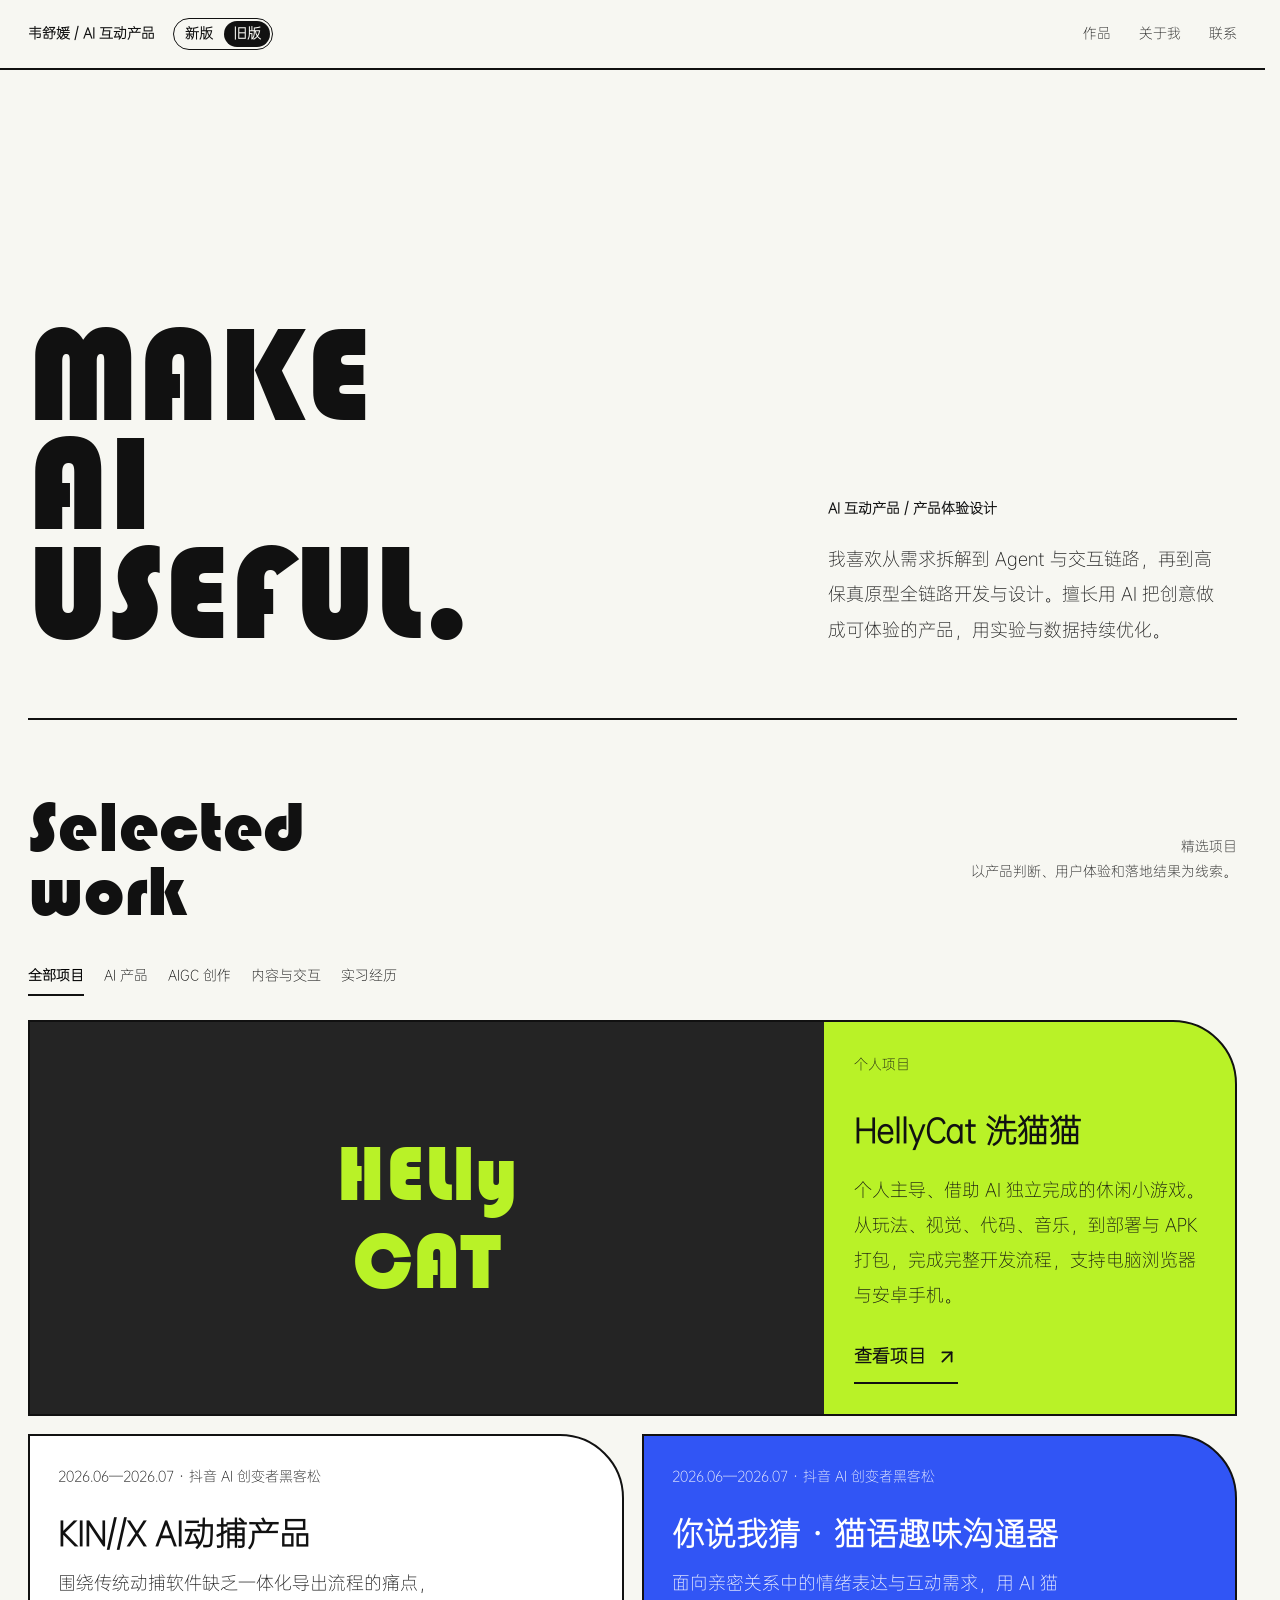
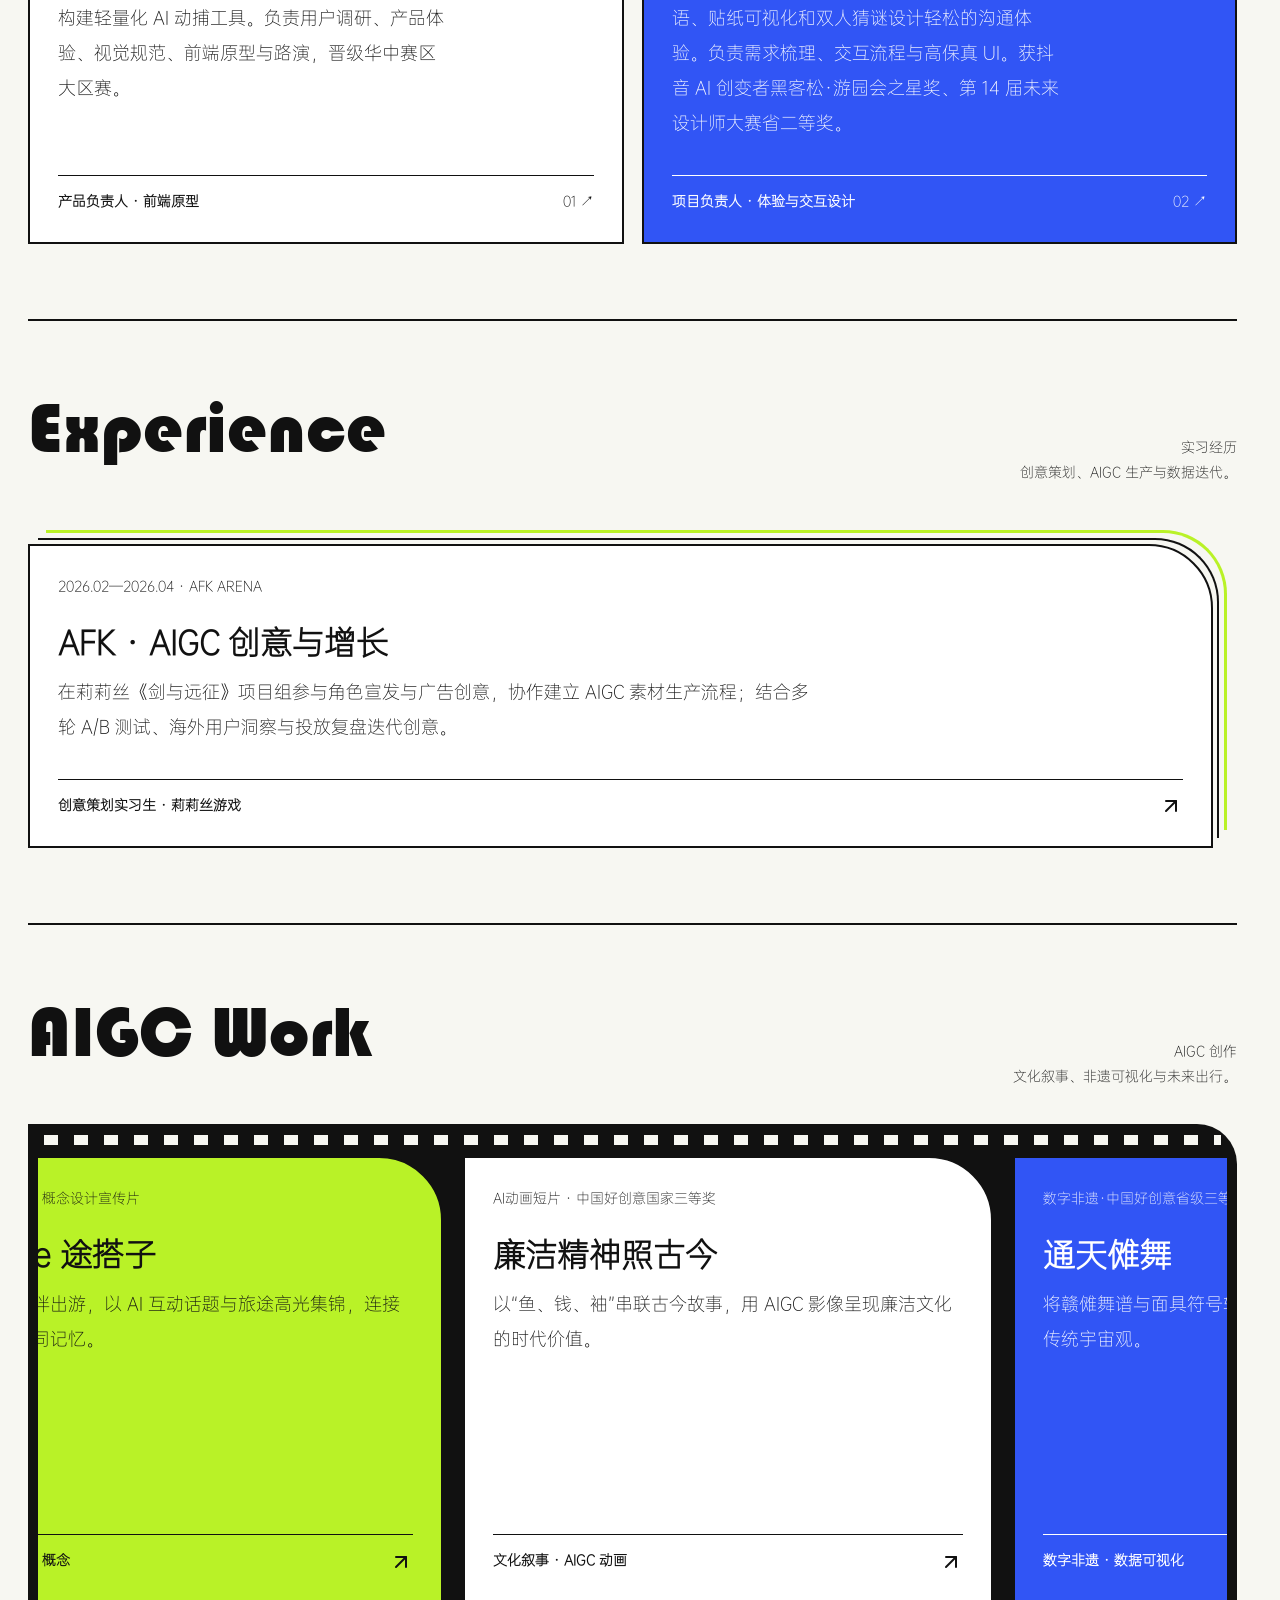
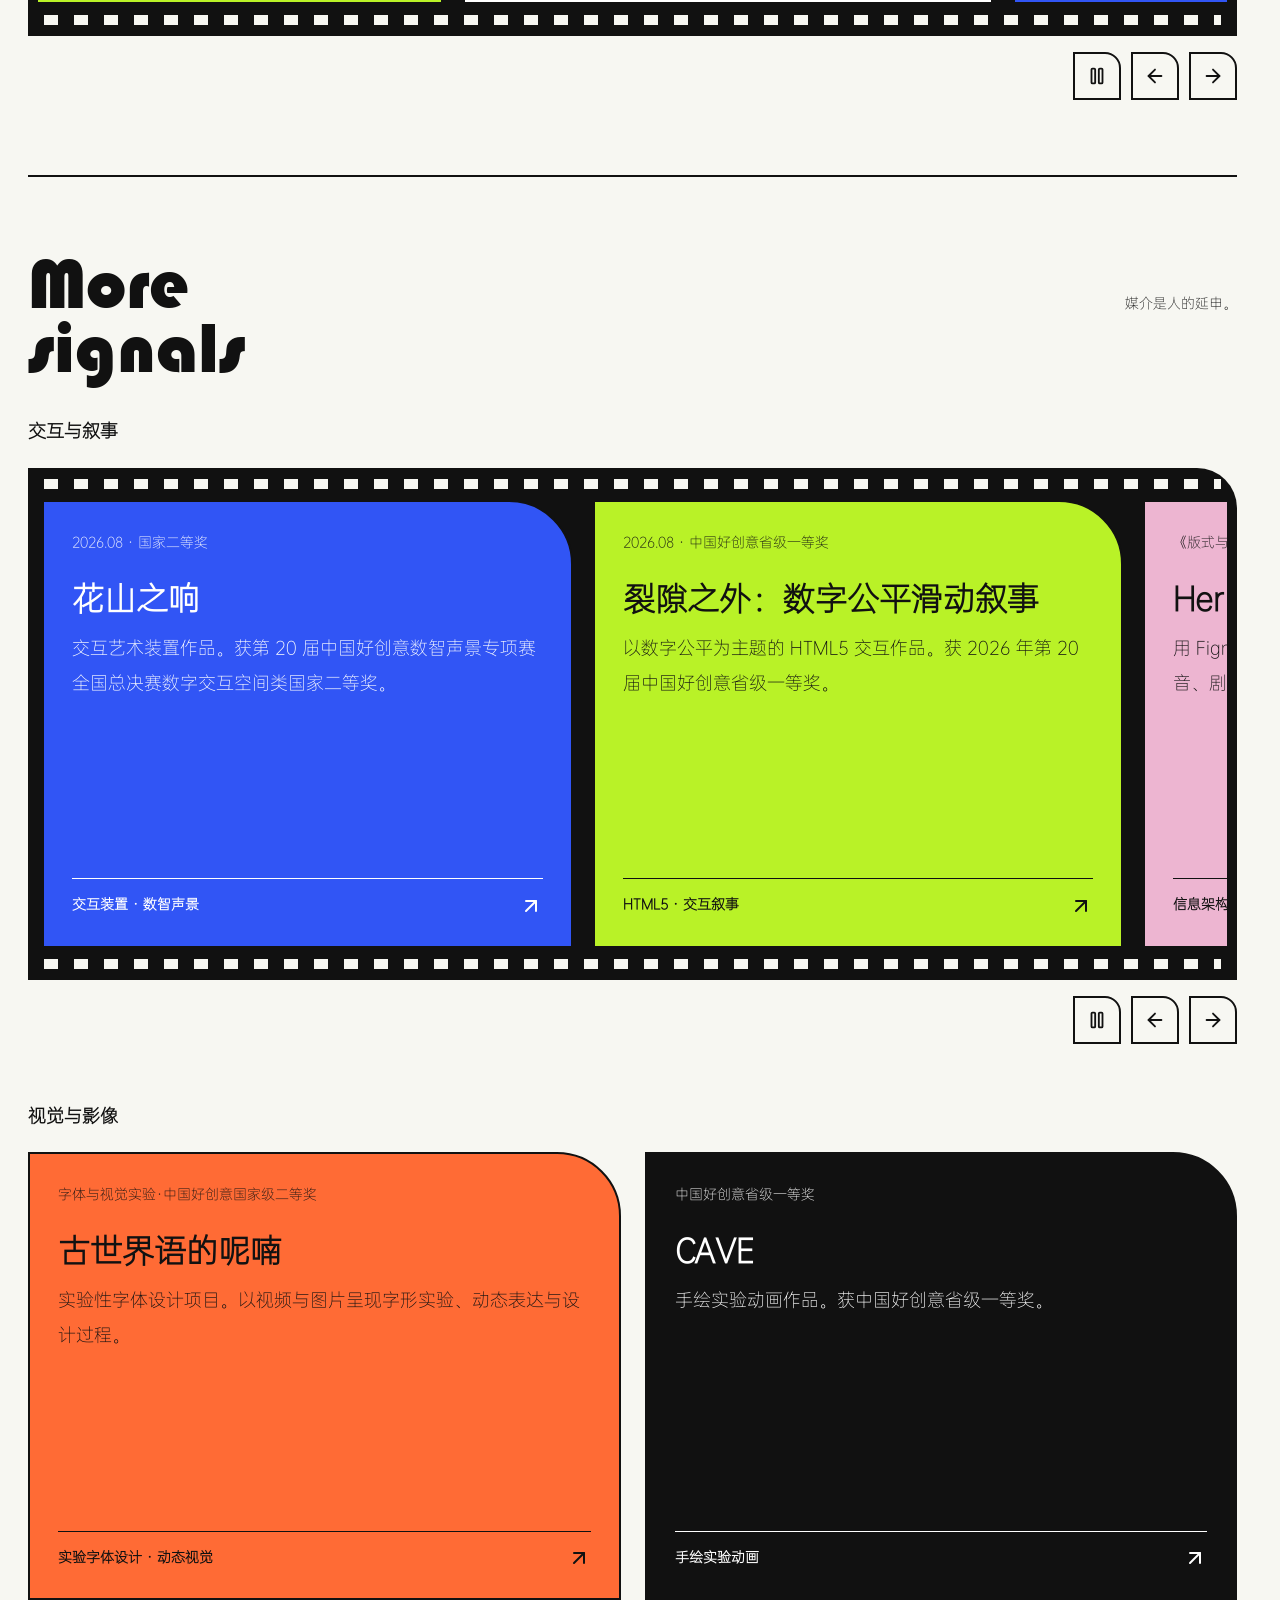
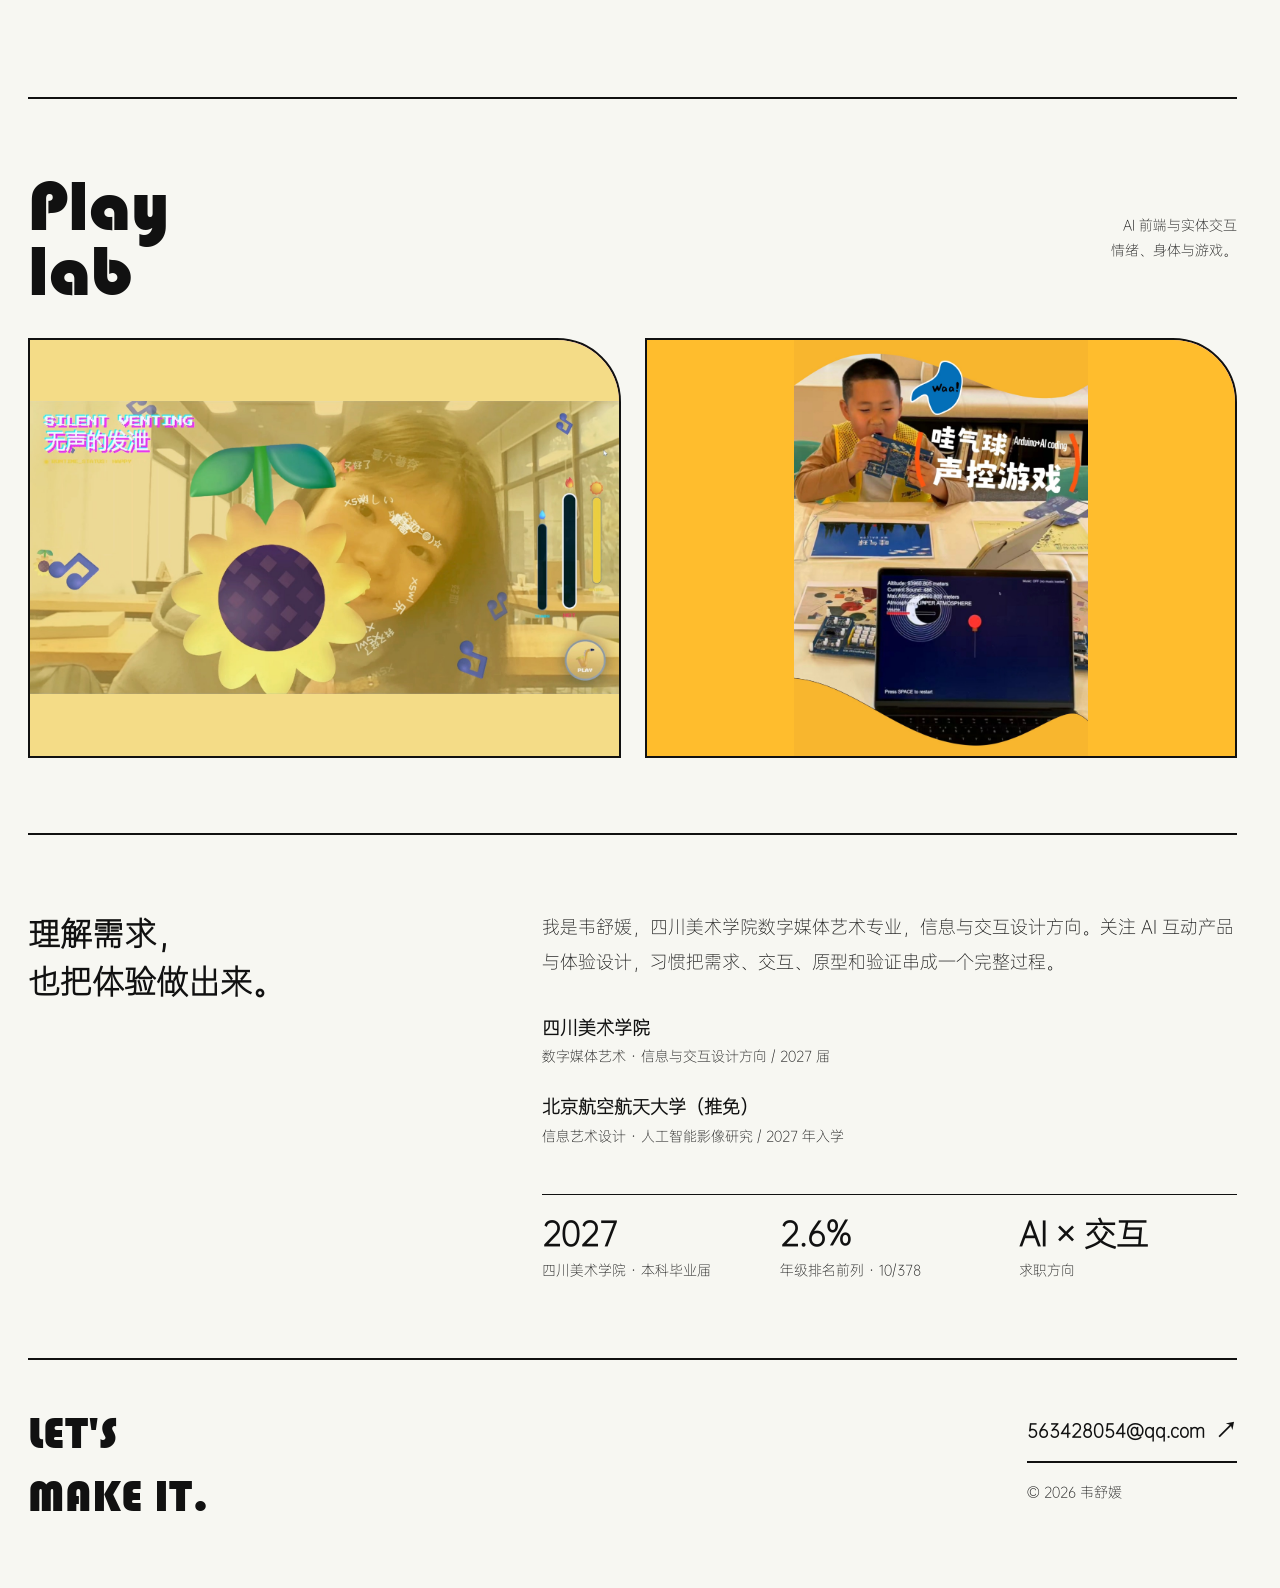
<file: old-version.html>
<!doctype html>
<html lang="zh-CN">
<head>
  <meta charset="utf-8" />
  <meta name="viewport" content="width=device-width, initial-scale=1" />
  <title>韦舒媛｜AI 互动产品与体验设计 · 旧版</title>
  <style>
    @font-face{font-family:Bauhaus93;src:url('assets/Bauhaus93.ttf') format('truetype');font-display:swap}
    :root{--ink:#111;--paper:#f7f7f2;--lime:#b9f227;--blue:#3155f5;--line:#111;--max:1280px}
    *{box-sizing:border-box} html{scroll-behavior:smooth} body{margin:0;background:var(--paper);color:var(--ink);font-family:OPPOSans,'Microsoft YaHei',sans-serif;font-weight:300;line-height:1.4}
    a{color:inherit;text-decoration:none} button{font:inherit}
    .top{border-bottom:2px solid var(--line);padding:18px 28px;display:flex;justify-content:space-between;align-items:center;position:sticky;top:0;background:rgba(247,247,242,.94);backdrop-filter:blur(10px);z-index:5}
    .mark{font-weight:800;letter-spacing:-.04em}.nav{display:flex;gap:28px;font-size:14px}.nav a:hover{text-decoration:underline;text-underline-offset:5px}
    main{max-width:var(--max);margin:auto;padding:0 28px}.hero{min-height:650px;display:grid;grid-template-columns:1.3fr .7fr;gap:40px;align-items:end;padding:86px 0 70px;border-bottom:2px solid var(--line)}
    h1{font-family:Bauhaus93,Impact,sans-serif;font-size:clamp(78px,12vw,174px);line-height:.8;letter-spacing:-.08em;margin:0;max-width:850px;font-weight:400}.hero-copy{max-width:380px;font-size:20px;line-height:1.3;padding-bottom:4px}.hero-copy strong{display:block;font-size:13px;letter-spacing:.08em;margin-bottom:20px;text-transform:uppercase}.scroll{display:inline-block;margin-top:38px;font-size:13px;border-bottom:2px solid var(--ink);padding-bottom:5px}
    .section{padding:75px 0;border-bottom:2px solid var(--line)}.section-head{display:flex;justify-content:space-between;align-items:baseline;margin-bottom:34px}.section h2{font-family:Bauhaus93,Impact,sans-serif;font-weight:400;font-size:clamp(46px,6vw,84px);line-height:.9;margin:0;letter-spacing:-.06em}.section-note{font-size:13px;max-width:280px;text-align:right}
    .featured{display:grid;grid-template-columns:1.45fr .75fr;min-height:350px;border:2px solid var(--ink);background:var(--lime)}.featured-media{display:flex;align-items:center;justify-content:center;background:#242424;color:var(--lime);font-family:Bauhaus93,Impact;font-size:80px;letter-spacing:-.08em;min-height:350px}.featured-body{padding:30px;display:flex;flex-direction:column;justify-content:space-between}.eyebrow{font-size:12px;text-transform:uppercase;letter-spacing:.12em}.featured h3{font-size:38px;line-height:1;margin:30px 0 10px;letter-spacing:-.04em}.featured p{font-size:16px;max-width:350px}.link{display:inline-flex;align-items:center;gap:10px;border-bottom:2px solid var(--ink);padding:8px 0;font-weight:700;width:max-content}.link span{font-size:22px}
    .grid{display:grid;grid-template-columns:repeat(2,1fr);gap:18px}.card{border:2px solid var(--ink);min-height:290px;display:flex;flex-direction:column;justify-content:space-between;padding:23px;background:#fff}.card:nth-child(2){background:var(--blue);color:#fff}.card:nth-child(3){background:#ff6b35}.card h3{font-size:31px;line-height:1;margin:18px 0 8px;letter-spacing:-.04em}.card p{max-width:390px;margin:0}.card-foot{display:flex;justify-content:space-between;align-items:end;font-size:13px;border-top:1px solid currentColor;padding-top:13px}.tag{font-weight:700}
    .about{display:grid;grid-template-columns:.8fr 1.2fr;gap:50px}.about h2{font-size:48px;line-height:1;margin:0;letter-spacing:-.05em}.about p{font-size:25px;line-height:1.2;margin:0;max-width:720px}.facts{display:grid;grid-template-columns:repeat(3,1fr);gap:20px;margin-top:45px;border-top:1px solid var(--ink);padding-top:15px}.facts b{font-size:30px;display:block}.facts small{font-size:12px}
    footer{max-width:var(--max);margin:auto;padding:42px 28px 60px;display:flex;justify-content:space-between;font-size:14px}.footer-title{font-family:Bauhaus93,Impact;font-size:45px;letter-spacing:-.06em}
    @media(max-width:720px){.top{padding:15px 18px}.nav{gap:14px;font-size:12px}.nav a:nth-child(2){display:none}main{padding:0 18px}.hero{display:block;min-height:560px;padding:75px 0 45px}.hero-copy{margin-top:70px;font-size:18px}.section{padding:55px 0}.section-head{display:block}.section-note{text-align:left;margin-top:14px}.featured{display:block}.featured-media{min-height:220px;font-size:62px}.featured-body{min-height:300px}.grid{grid-template-columns:1fr}.about{display:block}.about p{font-size:22px;margin-top:30px}.facts{grid-template-columns:1fr 1fr}.facts div:last-child{grid-column:span 2}footer{padding:32px 18px;display:block}.footer-title{margin-bottom:25px}}
    *{letter-spacing:0!important}h1{font-size:136px}button,a{touch-action:manipulation}a:focus-visible,button:focus-visible{outline:3px solid #3155f5;outline-offset:5px}.filters{display:flex;gap:20px;margin-bottom:24px}.filters button{border:0;border-bottom:2px solid transparent;background:none;padding:8px 0;cursor:pointer}.filters button[aria-pressed=true]{border-color:#111;font-weight:bold}.card{cursor:pointer}.card:hover h3{text-decoration:underline;text-underline-offset:5px}dialog{border:2px solid #111;padding:32px;max-width:720px;width:calc(100% - 32px);background:var(--paper)}dialog::backdrop{background:#0009}dialog h2{font-size:32px}dialog p{line-height:1.8}.close{float:right;background:transparent;border:1px solid #111;width:36px;height:36px;cursor:pointer}.status{background:var(--lime);padding:14px;margin-top:24px;font-size:14px}footer .link{cursor:default}@media(max-width:720px){h1{font-size:86px}.section h2{font-size:52px}}@media(prefers-reduced-motion:reduce){html{scroll-behavior:auto}}
    [hidden]{display:none!important}
  </style>
  <link rel="stylesheet" href="legacy/refinement.css">
  <link rel="stylesheet" href="legacy/film-frame.css">
  <link rel="stylesheet" href="legacy/afk-growth.css">
  <link rel="stylesheet" href="version-links.css">
</head>
<body>
  <header class="top">
    <div class="top-brand">
      <a class="mark" href="#top">韦舒媛 / AI 互动产品</a>
      <nav class="version-links" aria-label="作品集版本">
        <a href="index.html">新版</a><span aria-current="page">旧版</span>
      </nav>
    </div>
    <nav class="nav"><a href="#work">作品</a><a href="#about">关于我</a><a href="#contact">联系</a></nav>
  </header>
  <main id="top">
    <section class="hero"><div><h1>MAKE<br>AI<br>USEFUL.</h1></div><div class="hero-copy"><strong>AI 产品 · 创意技术 · 交互叙事</strong>我把模糊的想法变成可使用、可传播、能产生结果的产品体验。</div></section>
    <section class="section" id="work"><div class="section-head"><h2>Selected<br>work</h2><div class="section-note">精选项目<br>以产品判断、用户体验和落地结果为线索。</div></div><div class="filters" aria-label="项目筛选"><button aria-pressed="true" data-filter="all">全部项目</button><button aria-pressed="false" data-filter="ai">AI 产品</button><button aria-pressed="false" data-filter="aigc">AIGC 创作</button><button aria-pressed="false" data-filter="practice">内容与交互</button><button aria-pressed="false" data-filter="experience">实习经历</button></div>
      <article class="featured">
        <a class="featured-media project-preview" href="https://meowcat.fun/" target="_blank" rel="noopener noreferrer" aria-label="在线游玩 HellyCat 洗猫猫（新窗口打开）">
          <span class="preview-wordmark" aria-hidden="true">HELly<br>CAT</span>
          <span class="preview-stage">
            <img src="assets/hellycat-preview.png" alt="洗猫猫游戏界面：彩虹下的猫咪小屋与多只低多边形猫咪" width="2560" height="1348" decoding="async">
            <span class="preview-caption"><strong>在线游玩</strong><span>meowcat.fun <i data-lucide="arrow-up-right" aria-hidden="true"></i></span></span>
          </span>
        </a>
        <div class="featured-body"><div><span class="eyebrow">独立开发 · 2026</span><h3>HellyCat 洗猫猫</h3><p>用 Codex + Gemini 独立完成的小游戏。从玩法、交互到开发验证，探索 AI 辅助开发与趣味体验。</p></div><button class="link project-detail-trigger" type="button" aria-haspopup="dialog">查看项目 <i data-lucide="arrow-up-right" aria-hidden="true"></i></button></div>
      </article>
      <div class="grid" style="margin-top:18px"><article class="card"><div><span class="eyebrow">抖音 AI 创变者计划黑客松</span><h3>KIN//X<br>AI 动捕系统</h3><p>把复杂的动捕能力转化成更轻量的创作工具，探索 AI 如何降低内容生产门槛。</p></div><div class="card-foot"><span class="tag">产品负责人 · 用户研究 · 前端优化</span><span>01 ↗</span></div></article><article class="card"><div><span class="eyebrow">抖音 AI 创变者黑客松</span><h3>你说我猜<br>猫语沟通器</h3><p>一个移动端交互网页，用趣味反馈把 AI 能力变成可分享的社交体验。</p></div><div class="card-foot"><span class="tag">移动端 · AI 体验</span><span>02 ↗</span></div></article></div>
    </section>
    <section class="section" id="experience" aria-labelledby="experience-heading">
      <div class="section-head"><h2 id="experience-heading">Experience</h2><div class="section-note">实习经历<br>创意策划、AIGC 生产与数据迭代。</div></div>
      <div class="standalone-projects" id="experience-projects"></div>
    </section>
    <section class="section" id="aigc" aria-labelledby="aigc-heading">
      <div class="section-head"><h2 id="aigc-heading">AIGC Work</h2><div class="section-note">AIGC 创作<br>文化叙事、非遗可视化与未来出行。</div></div>
      <div class="carousel" id="aigc-carousel" data-autoplay-direction="right" role="region" aria-roledescription="轮播" aria-label="AIGC 视频作品">
        <div class="film-strip"><div class="carousel-track" id="aigc-track" tabindex="0" aria-label="AIGC 视频作品列表"></div></div>
        <div class="carousel-controls"><div class="carousel-arrows">
          <button class="icon-button" data-carousel-action="playback" aria-label="暂停自动轮播" title="暂停自动轮播" aria-pressed="false" aria-controls="aigc-track"><i data-lucide="pause" aria-hidden="true"></i></button>
          <button class="icon-button" data-carousel-action="prev" aria-label="上一个作品" title="上一个作品" aria-controls="aigc-track"><i data-lucide="arrow-left" aria-hidden="true"></i></button>
          <button class="icon-button" data-carousel-action="next" aria-label="下一个作品" title="下一个作品" aria-controls="aigc-track"><i data-lucide="arrow-right" aria-hidden="true"></i></button>
        </div></div>
      </div>
    </section>
    <section class="section" id="signals" aria-labelledby="signals-heading">
      <div class="section-head"><h2 id="signals-heading">More<br>signals</h2><div class="section-note">媒介是人的延申。</div></div>
      <div class="signals-groups">
        <div class="signals-group">
          <h3>交互与叙事</h3>
          <div class="carousel" id="interaction-carousel" role="region" aria-roledescription="轮播" aria-label="交互与叙事项目">
            <div class="film-strip">
              <div class="carousel-track" id="signals-track" tabindex="0" aria-label="交互与叙事项目列表"></div>
            </div>
            <div class="carousel-controls">
              <div class="carousel-arrows"><button class="icon-button" id="signals-playback" data-carousel-action="playback" aria-label="暂停自动轮播" title="暂停自动轮播" aria-pressed="false" aria-controls="signals-track"><i data-lucide="pause" aria-hidden="true"></i></button><button class="icon-button" id="signals-prev" data-carousel-action="prev" aria-label="上一个项目" title="上一个项目" aria-controls="signals-track"><i data-lucide="arrow-left" aria-hidden="true"></i></button><button class="icon-button" id="signals-next" data-carousel-action="next" aria-label="下一个项目" title="下一个项目" aria-controls="signals-track"><i data-lucide="arrow-right" aria-hidden="true"></i></button></div>
            </div>
          </div>
        </div>
        <div class="signals-group">
          <h3>视觉与影像</h3>
          <div class="visual-grid" id="visuals-track" role="group" aria-label="视觉与影像项目"></div>
        </div>
      </div>
    </section>
    <section class="section" id="experiments" aria-labelledby="experiments-heading">
      <div class="section-head"><h2 id="experiments-heading">Play<br>lab</h2><div class="section-note">AI 前端与实体交互<br>情绪、身体与游戏。</div></div>
      <div class="standalone-projects" id="experiment-projects"></div>
    </section>
    <section class="section" id="about"><div class="about"><h2>产品经理，<br>也做东西。</h2><div><p>我关注 AI 如何真正进入人的工作与生活。我的优势是把产品思考推进到体验、内容和可运行的原型里。</p><div class="facts"><div><b>07</b><small>项目与作品</small></div><div><b>02</b><small>国家级奖项</small></div><div><b>AI × 体验</b><small>工作方向</small></div></div></div></div></section>
  </main>
  <footer id="contact"><div class="footer-title">LET'S<br>MAKE IT.</div><div><span class="link">联系方式待补充</span><br><br>© 2026 你的名字</div></footer>
  <template id="kinx-mvp-case">
    <section class="case-section" id="kinx-mvp" aria-labelledby="kinx-mvp-title">
      <h3 id="kinx-mvp-title">MVP 说明</h3>
      <div class="case-copy">
        <p><strong>KIN//X 是一款连接视频素材、3D 动作与数字分身的轻量化 AI 产品。</strong>将分散的模型能力整合为连续的创作流程，降低动作重建、预览与资产复用的门槛。黑客松 MVP 曾以动作示范场景验证技术链路；以下以 AI 3D 动捕产品视角整理，完整阶段文档保留在下载中。</p>
        <ul class="case-points">
          <li><strong>问题与场景：</strong>传统动捕流程工具分散、操作门槛高，视频中的动作难以直接转为可编辑资产。以一条连续链路连接素材输入、多角度预览与导出。</li>
          <li><strong>目标用户：</strong>需要快速获取动作素材的动画与游戏创作者，以及希望复用数字分身、缩短制作流程的内容团队。</li>
          <li><strong>核心闭环：</strong>导入素材视频 → 识别有效动作 → 重建 3D 动作与数字分身 → 多角度预览 → FBX 可编辑导出；并提供图生 3D 入口。</li>
        </ul>
        <a class="play-project document-link" href="assets/kinx-mvp.docx" download="KINX_MVP说明.docx">下载 MVP 完整说明 <i data-lucide="download" aria-hidden="true"></i></a>
        <details class="mvp-details">
          <summary>展开 AI 链路与产品价值 <i data-lucide="chevron-down" aria-hidden="true"></i></summary>
          <div class="mvp-expanded feature-list">
            <div>
              <h4>AI 链路与能力分工</h4>
              <ol class="case-steps">
                <li><h4>视频内容理解 · MLLM</h4><p>采样视频关键帧，识别有效动作的起止区间，生成候选片段，减少手动裁剪操作。</p></li>
                <li><h4>3D 动作重建 · SAM 3D Body</h4><p>将视频中的人体动作转为 SMPL-X 骨骼与网格序列，形成可预览、可复用的 3D 动作资产。</p></li>
                <li><h4>数字分身生成 · LHM / 3DGS</h4><p>由全身照重建可驱动分身，将人物身份与动作资产分离，支持同一分身复用不同动作。</p></li>
                <li><h4>姿态感知验证 · MediaPipe</h4><p>早期 MVP 在浏览器中检测姿态关键点，比对关节角度、骨骼方向与空间距离，用于验证动作理解与交互反馈。</p></li>
                <li><h4>动作信息解读 · LLM</h4><p>早期 MVP 根据动作摘要、关节误差与评分记录生成反馈，支持追问，并区分测量结果与模型推断。</p></li>
              </ol>
            </div>
            <div>
              <h4>关键产品与技术决策</h4>
              <ul class="case-points">
                <li><strong>拆分重建与实时体验：</strong>后端执行动作及分身重建，产出可复用资产；浏览器负责预览、操作与状态反馈。</li>
                <li><strong>整合模型链路：</strong>将视频理解、动作重建与分身生成组织为连续任务，减少跨工具切换。</li>
                <li><strong>用户自配模型服务（BYOK）：</strong>内容理解与反馈通过用户配置的兼容接口调用模型，减少对单一供应商的依赖。</li>
              </ul>
            </div>
            <div>
              <h4>用户与业务价值</h4>
              <ul class="case-points">
                <li><strong>独立创作者：</strong>从日常素材获取可编辑动作，减少对专业动捕设备与复杂工具链的依赖。</li>
                <li><strong>内容团队：</strong>复用数字分身与动作资产，支持动作拆解、动画制作与内容迭代。</li>
                <li><strong>产品价值：</strong>以统一的输入、预览与导出体验串联模型能力，让技术结果进入实际创作流程。</li>
              </ul>
            </div>
            <div><h4>后续规划</h4><p>继续探索更多动作类目、重建任务队列、资产管理与动作数据接口开放。上述内容属于后续延展方向。</p></div>
          </div>
        </details>
      </div>
      <figure class="project-media poster-media kinx-mvp-poster"><a href="assets/kinx-rollup-poster.webp" target="_blank" rel="noopener noreferrer" aria-label="查看 KIN//X 项目易拉宝海报原图（新窗口打开）"><img src="assets/kinx-rollup-poster.webp" alt="KIN//X 项目易拉宝海报" width="1800" height="4502" loading="lazy" decoding="async"></a></figure>
    </section>
  </template>
  <template id="cat-talk-case">
    <div id="cat-talk-case-content">
      <section class="case-section">
        <h3>用户与问题</h3>
        <div class="case-copy">
          <p>亲密关系中的情绪往往充沛而难以表达。争执之后，双方可能从直接冲突转向沉默，缺少重新开启对话的轻松方式。</p>
          <ul class="case-points">
            <li><strong>表达侧：</strong>想传达真实感受，又担心措辞过于直接、加剧对立，或难以主动示好。</li>
            <li><strong>理解侧：</strong>需要捕捉对方的情绪与意图，而不只接收一句容易产生误解的话。</li>
            <li><strong>设计机会：</strong>借助宠物语言的趣味感与猜谜互动，弱化表达的攻击性，为双方创造共同参与的话题。</li>
          </ul>
        </div>
      </section>
      <section class="case-section">
        <h3>目标与场景</h3>
        <div class="case-copy">
          <p><strong>目标是降低情绪表达的压力，让双方以更轻松的方式开启沟通，并形成彼此专属的“暗语”。</strong></p>
          <ul class="case-points">
            <li><strong>情侣与伴侣：</strong>争执后尝试示好，或表达一时难以直接说出口的情绪。</li>
            <li><strong>朋友与舍友：</strong>通过默契测试、趣味留言与互相出题增加互动。</li>
            <li><strong>家人与亲子：</strong>以声音、表情和猜谜构成共同参与的沟通小游戏。</li>
          </ul>
        </div>
      </section>
      <section class="case-section">
        <h3>核心玩法</h3>
        <div class="case-copy">
          <p>将“想对 Ta 说的话”转译成带有语调与情绪线索的猫语音频，并配合猫咪贴纸可视化。接收方通过听声音、选关键词或表情，猜测留言内容与情绪。</p>
          <ul class="case-points">
            <li><strong>输入：</strong>关系类型、当前情绪、文本，以及录音、上传音频或文本转语音。</li>
            <li><strong>表达：</strong>以猫语声音承载语调，用不同外形的猫咪贴纸组织语言节奏与视觉线索。</li>
            <li><strong>互动：</strong>分享链接邀请对方作答，通过反馈与提示逐步理解留言，再回邀对方出题。</li>
            <li><strong>传播：</strong>设计链接分享与音视频保存入口，兼顾双人互动和本地播放。</li>
          </ul>
        </div>
      </section>
      <section class="case-section" id="cat-talk-send">
        <h3>发送端流程</h3>
        <div class="case-copy">
          <ol class="case-steps">
            <li><h4>进入与理解玩法</h4><p>由看板猫“喵神”介绍猫语沟通方式，用对话气泡建立轻松语境，帮助用户理解接下来的任务。</p></li>
            <li><h4>确定关系与情绪</h4><p>选择朋友、伴侣、Crush、搭子、家人等关系，并标记当前心情，为表达方式与后续反馈提供上下文。</p></li>
            <li><h4>输入内容与声音</h4><p>输入想说的话，再选择实时录音、上传音频或“你来帮我说”的文本转语音。录音开始以提示音确认，过程呈现动态音频条与橙色光晕。</p></li>
            <li><h4>生成与预览猫语</h4><p>生成过程中显示“魔法施展中”；完成后按文本顺序呈现猫咪贴纸与猫语声音。看板猫收起为可唤出的帮助入口。</p></li>
            <li><h4>设置双方称呼</h4><p>填写自己的“喵名”，可选填写对方昵称，让秘密留言更具个人感，也用于分享邀请中的称呼。</p></li>
            <li><h4>分享与保存</h4><p>完成页通过贴纸掉落动画反馈生成结果，引导一键分享互动链接；同时提供猫语音视频的本地保存入口。</p></li>
          </ol>
        </div>
      </section>
      <section class="case-section" id="cat-talk-receive">
        <h3>接收端流程</h3>
        <div class="case-copy">
          <ol class="case-steps">
            <li><h4>接收秘密来信</h4><p>由看板猫介绍来信，用发送者昵称建立情境；点击播放神秘音频，并支持反复收听。</p></li>
            <li><h4>选择内容与情绪</h4><p>从关键词、表情包或 emoji 中作答，猜测对方想表达的话与情绪，减少长文本输入负担。</p></li>
            <li><h4>获得即时反馈</h4><p>每次选择都有简短音效与动画回应。答对时用呼噜声、爱心或摇尾巴强化反馈；答错时由看板猫提示可继续探索的线索。</p></li>
            <li><h4>按需获取提示</h4><p>若 15 秒仍未猜出，看板猫发光、摇晃并邀请点击；结合关系、情境与猫咪声音提供提示，避免长时间卡住。</p></li>
            <li><h4>结算与二次发起</h4><p>根据正确率与关系类型呈现“默契搭档”“心有灵犀”等称号，随后引导“也给对方出个题”，完成双向互动。</p></li>
          </ol>
        </div>
      </section>
      <section class="case-section">
        <h3>关键交互设计</h3>
        <div class="case-copy">
          <ul class="case-points">
            <li><strong>渐进式引导：</strong>把关系、情绪、文本、声音和分享拆成连续的小任务，由看板猫提供情境化说明。</li>
            <li><strong>多模态反馈：</strong>用声音、波形、贴纸与动画共同表达状态，覆盖录音、生成、答题与结算。</li>
            <li><strong>降低挫败感：</strong>允许重复播放，以 15 秒提示机制帮助用户继续完成互动。</li>
            <li><strong>关系化表达：</strong>称呼、称号与反馈随关系类型变化，使体验更贴近双方关系。</li>
          </ul>
          <p class="case-note">以上交互设计方案DEMO已落地，产品目标、双端流程与反馈机制均经过“抖音AI创变者黑客松”现场观众、导师验证</p>
        </div>
      </section>
      <section class="case-section poster-section" id="cat-talk-poster">
        <h3>项目海报</h3>
        <figure class="project-media poster-media responsive-poster">
          <a class="poster-original" href="assets/cat-talk-poster-desktop.jpg" target="_blank" rel="noopener noreferrer" aria-label="查看你说我猜项目海报原图（新窗口打开）">
            <picture>
              <source media="(max-width:720px)" srcset="assets/cat-talk-poster.jpg" width="1054" height="1492">
              <img src="assets/cat-talk-poster-desktop.jpg" alt="你说我猜项目海报：蓝色浏览器边框内，猫咪贴纸与音频波形组成双人猜谜的视觉主题" width="1280" height="800" loading="lazy" decoding="async">
            </picture>
          </a>
        </figure>
      </section>
      <section class="case-section poster-section" id="cat-talk-hackathon" aria-labelledby="cat-talk-hackathon-title">
        <h3 id="cat-talk-hackathon-title">黑客松现场</h3>
        <div class="carousel event-carousel" role="region" aria-roledescription="轮播" aria-label="你说我猜黑客松现场照片">
          <div class="film-strip">
            <div class="carousel-track event-gallery" id="cat-talk-photos" tabindex="0" aria-label="黑客松现场照片列表">
              <figure><a href="assets/cat-talk-hackathon-award.jpg" target="_blank" rel="noopener noreferrer" aria-label="查看游园会之星获奖合照原图（新窗口打开）"><img src="assets/cat-talk-hackathon-award.jpg" alt="你说我猜团队在抖音 AI 创变者黑客松获得游园会之星后的合照" width="1920" height="1280" loading="lazy" decoding="async"></a></figure>
              <figure><a href="assets/cat-talk-hackathon-demo.jpg" target="_blank" rel="noopener noreferrer" aria-label="查看向评委介绍作品原图（新窗口打开）"><img src="assets/cat-talk-hackathon-demo.jpg" alt="黑客松现场向评委介绍你说我猜，并展示产品交互" width="1440" height="960" loading="lazy" decoding="async"></a></figure>
              <figure><a href="assets/cat-talk-hackathon-venue.jpg" target="_blank" rel="noopener noreferrer" aria-label="查看抖音 AI 创变者黑客松现场照片原图（新窗口打开）"><img src="assets/cat-talk-hackathon-venue.jpg" alt="手持你说我猜作品海报，在抖音 AI 创变者计划重庆大学站现场留影" width="1440" height="960" loading="lazy" decoding="async"></a></figure>
            </div>
          </div>
          <div class="carousel-controls"><div class="carousel-arrows">
            <button class="icon-button" data-carousel-action="playback" aria-label="暂停自动轮播" title="暂停自动轮播" aria-pressed="false" aria-controls="cat-talk-photos"><i data-lucide="pause" aria-hidden="true"></i></button>
            <button class="icon-button" data-carousel-action="prev" aria-label="上一张照片" title="上一张照片" aria-controls="cat-talk-photos"><i data-lucide="arrow-left" aria-hidden="true"></i></button>
            <button class="icon-button" data-carousel-action="next" aria-label="下一张照片" title="下一张照片" aria-controls="cat-talk-photos"><i data-lucide="arrow-right" aria-hidden="true"></i></button>
          </div></div>
        </div>
      </section>
    </div>
  </template>
  <template id="silent-venting-case">
    <section class="case-section">
      <h3>创作起点</h3>
      <div class="case-copy">
        <p>本项目是一件探讨“隐形崩溃”的AI数字交互游戏。在禁止情绪化外露的当代社会规训下，不是所有情绪都有机会说出口。</p>
        <p>我尝试将屏幕变成一个无需言语的情绪出口。让焦虑以网络符号与弹幕的形式出现，再由参与者用面部动作与之互动，将抽象的压力转化为可见、可回应的游戏过程。</p>
      </div>
    </section>
    <section class="case-section">
      <h3>三种情绪玩法</h3>
      <div class="case-copy feature-list">
        <div><h4>愤怒 · 发射与击碎</h4><p>张嘴触发文字弹幕，击碎迎面而来的压力符号；随着能量积累，画面与反馈增强。</p></div>
        <div><h4>喜悦 · 护盾与反弹</h4><p>微笑开启阳光护盾，将压力反弹，以明亮的视觉状态回应积极情绪。</p></div>
        <div><h4>悲伤 · 积累与释放</h4><p>眨眼或半闭眼触发泪水文字与能量积累，达到阈值后形成清屏反馈，让悲伤也成为推动游戏的力量。</p></div>
        <div><h4>结束 · 从对抗回到接纳</h4><p>结束画面以安慰文字与温和的互动回应参与者，让体验由紧张的对抗转向休息与自我接纳。</p></div>
      </div>
    </section>
    <section class="case-section">
      <h3>AI 与技术实现</h3>
      <div class="case-copy">
        <ul class="case-points">
          <li><strong>AI 协作开发：</strong>以自然语言描述玩法、状态与反馈，使用 Gemini 3 辅助生成核心代码，再持续调整交互与视觉表现。</li>
          <li><strong>实时视觉交互：</strong>通过摄像头与 MediaPipe 识别面部关键点和动作，将张嘴、微笑、眨眼映射为三种游戏状态。</li>
          <li><strong>前端呈现：</strong>React 与 TypeScript 组织界面和流程，Canvas 绘制文字、粒子与压力符号，Web Audio 提供声音反馈。</li>
          <li><strong>作品呈现：</strong>通过演示视频展示实时表情交互、三种情绪模式及反馈过程。</li>
        </ul>
      </div>
    </section>
  </template>
  <template id="wow-balloon-case">
    <section class="case-section">
      <h3>与妹妹共同创作</h3>
      <div class="case-copy">
        <p><strong>“作业好多！想在家大喊，但妈妈说这样不礼貌。”</strong></p>
        <p>这句来自八岁妹妹的话，成为作品的起点。我与她共同构思一个可以尽情出声的空间：让平时被压住的声音，成为推动游戏前进的动力。</p>
        <p>“哇！气球”由此成为一个安全而柔韧的情绪容器。它既是一件声控交互装置，也是一次将内在感受转化为外在视觉的尝试。</p>
      </div>
    </section>
    <section class="case-section">
      <h3>声音如何成为游戏</h3>
      <div class="case-copy">
        <ol class="case-steps">
          <li><h4>发声与感知</h4><p>Arduino 采集声音信号，将参与者的声音变化转为游戏输入。</p></li>
          <li><h4>情绪的视觉外化</h4><p>气球的膨胀与收缩呼应呼吸节奏，色彩流转与关卡变化承接情绪的起伏，让不可见的压力拥有可感知的形态。</p></li>
          <li><h4>释放与前进</h4><p>每一次出声都为气球提供上升动力，推动它挣脱“地心引力”、飞向外太空。在游戏中，声音不再承受是否“合规矩”的评价。</p></li>
        </ol>
      </div>
    </section>
    <section class="case-section">
      <h3>技术与体验意图</h3>
      <div class="case-copy">
        <ul class="case-points">
          <li><strong>Processing：</strong>实现视觉风格、气球状态与游戏关卡。</li>
          <li><strong>Arduino：</strong>连接实体声音输入与屏幕反馈，构建软硬件交互链路。</li>
          <li><strong>Google Gemini：</strong>引入 AI 辅助情绪分析，探索声音、感受与视觉反馈之间的关联。</li>
          <li><strong>面向儿童的体验：</strong>希望让习惯隐忍的孩子重新感受身体与声音，以共同游玩创造表达、释放与自我接纳的机会。</li>
        </ul>
      </div>
    </section>
  </template>
  <template id="hellycat-case">
    <section class="case-section">
      <h3>选题背景</h3>
      <div class="case-copy">
        <p>在游戏公司实习时，我受到“人人都是游戏开发者”的影响，希望从一个最小可行版本开始，做出一款视觉呆萌、休闲轻松、玩法新颖，并且可以多端游玩的独立游戏。</p>
        <p>洗猫猫的灵感来自现实生活：猫咪洗澡时经常到处乱窜，很难控制。我希望还原这种“慌乱中偶然成功”的趣味，同时表现每只猫咪不同的个性。</p>
        <p>除了洗澡玩法，游戏还加入了公告栏、留言板、猫咪图鉴与故事，以及等待探索的彩蛋。希望玩家在了解猫咪性格与经历的过程中，多一点耐心，培养爱心和同理心。</p>
      </div>
    </section>
    <section class="case-section">
      <h3>成品效果</h3>
      <div class="case-copy">
        <p>网页版本已部署到阿里云服务器，可以通过浏览器直接游玩；游戏主体也已打包为安卓 APK，可在手机上安装。</p>
        <p>游戏支持电脑浏览器和安卓手机，包含十个关卡、猫咪图鉴、猫咪故事、消耗品、结局彩蛋、猫咪小屋和配乐系统。</p>
        <dl class="release-facts"><div><dt>关卡</dt><dd>十个关卡</dd></div><div><dt>发布</dt><dd>网页 / 安卓 APK</dd></div><div><dt>环境</dt><dd>白猫 / 黑猫模式</dd></div></dl>
      </div>
    </section>
    <section class="case-section hellycat-features">
      <h3>核心页面与功能</h3>
      <div class="case-copy feature-list">
        <div><h4>首页与双端运行</h4><p>电脑端显示完整首页，安卓端采用竖屏布局。玩家可以从首页进入关卡，也可以进入猫咪的小屋。</p></div>
        <div><h4>选关系统</h4><p>用不同猫咪的形象区分十个关卡，展示已获得的星级。每只猫咪有不同性格和需求；通关解锁对应故事，三星通关可获得消耗品道具。</p></div>
        <div><h4>关卡玩法</h4><p>玩家通过按住和拖拽操作，观察猫咪状态，选择清洁或安抚工具，再尝试把猫咪放入浴缸。猫咪会逃跑、抓伤玩家，也会因状态不同作出不同反应，让简单的目标具有变化和偶然性。</p></div>
        <div><h4>背包与设置</h4><p>背包集中展示已获得的消耗品和数量，点击查看道具介绍，新道具显示红点提示。设置中可以调节配乐与音效音量、重新开始本关、返回选关、切换白猫和黑猫模式，全通关后还可回看贺卡。</p></div>
        <div><h4>猫咪图鉴与故事</h4><p>图鉴记录收集进度，并为每只猫咪安排了一封来信。玩家可以了解它们的性格、经历与来到浴室的原因。我希望这些故事让玩家对猫咪多一点耐心，培养爱心和同理心。</p></div>
        <div><h4>全通关礼物与贺卡</h4><p>完成全部关卡后，玩家会收到猫咪们的神秘礼物。打开礼包可获得三份奖励，并回看一张手绘通关贺卡。</p></div>
        <div><h4>公告栏与留言板</h4><p>公告栏包含寻猫、领养和故事三个分类，留言板提供玩家交流入口，尝试把游戏扩展成猫咪爱好者交流空间。</p></div>
        <div><h4>猫咪小屋</h4><p>小屋采用低面数 3D 模型，把资源主要用于动作与交互。随着关卡推进，对应猫咪会来到小屋；玩家可以照顾猫咪、拖动摆放、摸摸头，并切换环境：白猫模式是漂浮在天空中的小屋，黑猫模式是漂浮在宇宙中的小屋。</p></div>
      </div>
      <img class="cat-stack" src="assets/hellycat-cat-stack.png" alt="四只萌猫上下堆叠：三花猫、白猫、黑猫和橘猫" width="459" height="1161" loading="lazy" decoding="async">
    </section>
    <div class="case-media"></div>
    <section class="case-section">
      <h3>使用的技术与工具</h3>
      <div class="case-copy">
        <p><strong>我负责确定玩法和视觉方向，检查效果、持续修改并完成上线；AI 参与原型、图像、编码与音乐制作。</strong></p>
        <dl class="toolchain">
          <dt>Google AI Studio</dt><dd>前端原型与开发辅助</dd>
          <dt>GPT-5.5</dt><dd>图像生成与创意辅助</dd>
          <dt>Codex 6.1</dt><dd>代码开发与后端辅助</dd>
          <dt>Figma</dt><dd>特殊 UI 草图与视觉表达</dd>
          <dt>React / TypeScript</dt><dd>网页应用开发</dd>
          <dt>Canvas</dt><dd>关卡画面与交互绘制</dd>
          <dt>Three.js</dt><dd>猫咪小屋 3D 场景</dd>
          <dt>Suno AI</dt><dd>配乐制作</dd>
          <dt>阿里云</dt><dd>服务器部署</dd>
          <dt>GitHub</dt><dd>源码管理</dd>
          <dt>meowcat.fun</dt><dd>游戏域名</dd>
        </dl>
      </div>
    </section>
    <section class="case-section">
      <h3>遇到的困难</h3>
      <div class="case-copy feature-list">
        <div><h4>资源丢失与部署恢复</h4><p>开发中途，服务器实例被释放，数据损失了大半。我重新整理资源、恢复部署，也意识到备份的重要性。</p></div>
        <div><h4>从文字描述到视觉草图</h4><p>一些特殊 UI 很难只通过文字描述。后来我先用 Figma 绘制草图，再让 Codex 根据草图用代码绘制矢量图，最终完成了猫耳朵、房子入口、道具图标、结局卡片等界面。</p></div>
      </div>
    </section>
    <section class="case-section">
      <h3>项目总结</h3>
      <div class="case-copy"><p>这个项目由我个人主导，并借助 AI 独立完成。从玩法设计、视觉设计、代码开发、音乐制作，到服务器部署和 APK 打包，我完成了一个完整的独立游戏开发流程。</p></div>
    </section>
  </template>
  <template id="afk-intelligence-case">
    <section class="case-section" id="afk-intelligence" aria-labelledby="afk-intelligence-title">
      <h3 id="afk-intelligence-title">欧美热点信息情报站</h3>
      <div class="case-copy">
        <p><strong>Vibe Coding · 将重复工作沉淀为 SOP 与 AI 工作流。</strong>在创意策划的日常工作中，我把高频、重复的素材收集任务拆解为固定步骤与分类标准，再通过 AI 编程搭建“欧美热点信息情报站”，让 AI 承担大批量素材的采集、分类与整理，将更多时间留给创意判断与方案设计。</p>
        <p><strong>工作链路：</strong>日常任务拆解 → SOP / Skill 沉淀 → AI 批量采集与清洗 → 分类归档与热点分析 → 周报输出与持续更新。</p>
        <ul class="case-points">
          <li><strong>广告素材收集与分类：</strong>整理广告参考、投放信息与创意特征，建立可复用的素材分类与归档流程。</li>
          <li><strong>欧美流行文化采集：</strong>持续收集 meme、新闻、表情包等热点内容，整理可用于宣发创意的文化线索。</li>
          <li><strong>欧美经典角色设计参考：</strong>收集角色形象、视觉设定与设计参考，为英雄概念与宣发创意提供素材。</li>
        </ul>
        <p class="case-note">以下为项目介绍与界面图片，可点击查看大图。</p>
      </div>
      <div class="project-slides" aria-label="欧美热点信息情报站项目介绍">
        <figure class="project-slide"><a href="assets/afk-intelligence-overview.webp" target="_blank" rel="noopener noreferrer" aria-label="查看情报站项目概览大图（新窗口打开）"><img src="assets/afk-intelligence-overview.webp" alt="欧美热点信息情报站：项目简介、设计亮点与个人工作" width="2425" height="1364" loading="lazy" decoding="async"></a></figure>
        <figure class="project-slide"><a href="assets/afk-intelligence-background.webp" target="_blank" rel="noopener noreferrer" aria-label="查看情报站工作背景与痛点大图（新窗口打开）"><img src="assets/afk-intelligence-background.webp" alt="情报站项目背景：重复性工作、方案、核心痛点与需求" width="2425" height="1364" loading="lazy" decoding="async"></a></figure>
        <figure class="project-slide"><a href="assets/afk-intelligence-workflow.webp" target="_blank" rel="noopener noreferrer" aria-label="查看情报站自动化流程大图（新窗口打开）"><img src="assets/afk-intelligence-workflow.webp" alt="情报站工作流与功能：Skill 沉淀、多源采集、清洗归档、AI 分析与报告发布" width="2425" height="1364" loading="lazy" decoding="async"></a></figure>
        <figure class="project-slide"><a href="assets/afk-intelligence-results.webp" target="_blank" rel="noopener noreferrer" aria-label="查看情报站成果展示大图（新窗口打开）"><img src="assets/afk-intelligence-results.webp" alt="情报站成果展示：工作提效、数据概览与多设备界面" width="2425" height="1364" loading="lazy" decoding="async"></a></figure>
      </div>
    </section>
  </template>
  <template id="tumate-introduction-case">
    <section class="case-section poster-section" id="tumate-introduction" aria-labelledby="tumate-introduction-title">
      <h3 id="tumate-introduction-title">项目介绍</h3>
      <div class="project-slides" aria-label="途搭子项目介绍">
        <figure class="project-slide"><a href="assets/tumate-intro-11.webp" target="_blank" rel="noopener noreferrer" aria-label="查看途搭子项目概览大图（新窗口打开）"><img src="assets/tumate-intro-11.webp" alt="途搭子项目概览、设计亮点与团队分工" width="2425" height="1364" loading="lazy" decoding="async"></a></figure>
        <figure class="project-slide"><a href="assets/tumate-intro-12.webp" target="_blank" rel="noopener noreferrer" aria-label="查看背景与用户调研大图（新窗口打开）"><img src="assets/tumate-intro-12.webp" alt="途搭子背景调研、用户访谈与问卷分析" width="2425" height="1364" loading="lazy" decoding="async"></a></figure>
        <figure class="project-slide"><a href="assets/tumate-intro-13.webp" target="_blank" rel="noopener noreferrer" aria-label="查看用户画像与主要问题大图（新窗口打开）"><img src="assets/tumate-intro-13.webp" alt="途搭子用户画像、核心痛点与设计目标" width="2425" height="1364" loading="lazy" decoding="async"></a></figure>
        <figure class="project-slide"><a href="assets/tumate-intro-14.webp" target="_blank" rel="noopener noreferrer" aria-label="查看功能与交互界面大图（新窗口打开）"><img src="assets/tumate-intro-14.webp" alt="途搭子用户体验、核心功能、价值与车队交互界面" width="2425" height="1364" loading="lazy" decoding="async"></a></figure>
        <figure class="project-slide"><a href="assets/tumate-intro-15.webp" target="_blank" rel="noopener noreferrer" aria-label="查看故事板与设计规范大图（新窗口打开）"><img src="assets/tumate-intro-15.webp" alt="途搭子出行故事板、字体色彩规范与语音助手设计" width="2425" height="1364" loading="lazy" decoding="async"></a></figure>
        <figure class="project-slide"><a href="assets/tumate-intro-16.webp" target="_blank" rel="noopener noreferrer" aria-label="查看人格模式库大图（新窗口打开）"><img src="assets/tumate-intro-16.webp" alt="途搭子脱口秀人格模式库、扭蛋 IP 形象与核心优势" width="2425" height="1364" loading="lazy" decoding="async"></a></figure>
        <figure class="project-slide"><a href="assets/tumate-intro-17.webp" target="_blank" rel="noopener noreferrer" aria-label="查看高保真与渲染效果大图（新窗口打开）"><img src="assets/tumate-intro-17.webp" alt="途搭子高保真界面、场景渲染与商业模式构想" width="2425" height="1364" loading="lazy" decoding="async"></a></figure>
      </div>
    </section>
  </template>
  <template id="huashan-case">
    <div class="project-album" data-lightbox-gallery aria-label="花山之响海报与作品实拍相册">
      <a href="assets/huashan-poster.webp" data-lightbox-image aria-label="查看花山之响作品海报大图"><img src="assets/huashan-poster.webp" alt="花山之响作品海报" width="2263" height="3200" loading="lazy" decoding="async"></a>
      <a href="assets/huashan-photo-1.webp" data-lightbox-image aria-label="查看第一张作品实拍大图"><img src="assets/huashan-photo-1.webp" alt="花山之响作品实拍一" width="1170" height="662" loading="lazy" decoding="async"></a>
      <a href="assets/huashan-photo-2.webp" data-lightbox-image aria-label="查看第二张作品实拍大图"><img src="assets/huashan-photo-2.webp" alt="花山之响作品实拍二" width="4029" height="3980" loading="lazy" decoding="async"></a>
      <a href="assets/huashan-photo-3.webp" data-lightbox-image aria-label="查看第三张作品实拍大图"><img src="assets/huashan-photo-3.webp" alt="花山之响作品实拍三" width="4032" height="3024" loading="lazy" decoding="async"></a>
      <a href="assets/huashan-photo-4.webp" data-lightbox-image aria-label="查看第四张作品实拍大图"><img src="assets/huashan-photo-4.webp" alt="花山之响作品实拍四" width="1170" height="657" loading="lazy" decoding="async"></a>
    </div>
    <div class="project-slides" data-lightbox-gallery aria-label="花山之响作品介绍">
      <figure class="project-slide"><a href="assets/huashan-intro-18.webp" data-lightbox-image aria-label="查看第十八页作品介绍大图"><img src="assets/huashan-intro-18.webp" alt="花山之响作品介绍 18" width="2425" height="1364" loading="lazy" decoding="async"></a></figure>
      <figure class="project-slide"><a href="assets/huashan-intro-19.webp" data-lightbox-image aria-label="查看第十九页作品介绍大图"><img src="assets/huashan-intro-19.webp" alt="花山之响作品介绍 19" width="2425" height="1364" loading="lazy" decoding="async"></a></figure>
      <figure class="project-slide"><a href="assets/huashan-intro-20.webp" data-lightbox-image aria-label="查看第二十页作品介绍大图"><img src="assets/huashan-intro-20.webp" alt="花山之响作品介绍 20" width="2425" height="1364" loading="lazy" decoding="async"></a></figure>
      <figure class="project-slide"><a href="assets/huashan-intro-21.webp" data-lightbox-image aria-label="查看第二十一页作品介绍大图"><img src="assets/huashan-intro-21.webp" alt="花山之响作品介绍 21" width="2425" height="1364" loading="lazy" decoding="async"></a></figure>
    </div>
  </template>
  <template id="her-case">
    <div data-lightbox-gallery>
      <section class="case-section" aria-labelledby="her-structure-title">
        <h3 id="her-structure-title">信息架构与交互</h3>
        <div class="case-copy">
          <p>我先用思维导图梳理「关于你的电影」「主要角色」「内容梗概」「关键节点」「隐喻」五个入口，再用 Figma 设计界面和交互原型。</p>
          <p>交互方案用萨曼莎的声音串联章节，为人物页设计了点按语音，也为五个剧情节点规划了滑动切换、点开展开剧照与解读。隐喻页以红色、书信和都市天际线三种意象为线索，引导读者回看电影如何表现亲密与疏离。</p>
        </div>
        <figure class="her-image her-map">
          <a href="assets/her-mindmap.webp" data-lightbox-image aria-label="放大查看网页思维导图">
            <img src="assets/her-mindmap.webp" alt="《Her》网页的五个内容入口和页面间的滑动、点按与语音交互路径" width="4678" height="1418" loading="lazy" decoding="async">
          </a>
          <figcaption>网页思维导图</figcaption>
        </figure>
      </section>
      <section class="case-section" aria-labelledby="her-screens-title">
        <h3 id="her-screens-title">Figma 界面</h3>
        <div class="case-copy">
          <p>首页用像素字呈现萨曼莎的问候，再以暖色剧照引出章节入口。录屏中的关键节点按纵向滚动展开，以剧照、时间码和短文标记关系的转折，让读者从解读回到剧情发生的那一刻。</p>
        </div>
        <div class="her-screens">
          <figure class="her-image">
            <a href="assets/her-home.webp" data-lightbox-image aria-label="放大查看首页">
              <img src="assets/her-home.webp" alt="萨曼莎以像素字问候，画面下方是五个章节入口" width="1728" height="1117" loading="lazy" decoding="async">
            </a>
            <figcaption>首页与章节入口</figcaption>
          </figure>
          <figure class="her-image">
            <a href="assets/her-node.webp" data-lightbox-image aria-label="放大查看关键节点">
              <img src="assets/her-node.webp" alt="首次争吵的剧情节点，以剧照、时间码和耳机与摄像机标注共呈一页" width="1728" height="1117" loading="lazy" decoding="async">
            </a>
            <figcaption>关键节点 · 首次争吵</figcaption>
          </figure>
          <figure class="her-image">
            <a href="assets/her-node-5.webp" data-lightbox-image aria-label="放大查看屋顶结尾">
              <img src="assets/her-node-5.webp" alt="西奥多与艾米在城市屋顶的剧情结尾与文字解读" width="1728" height="1117" loading="lazy" decoding="async">
            </a>
            <figcaption>关键节点 · 屋顶结尾</figcaption>
          </figure>
          <figure class="her-image">
            <a href="assets/her-metaphors.webp" data-lightbox-image aria-label="放大查看隐喻页">
              <img src="assets/her-metaphors.webp" alt="以图文并列解读红色、书信和都市天际线三个电影意象" width="1728" height="1117" loading="lazy" decoding="async">
            </a>
            <figcaption>隐喻页</figcaption>
          </figure>
          <figure class="her-image">
            <a href="assets/her-letter.webp" data-lightbox-image aria-label="放大查看书信页">
              <img src="assets/her-letter.webp" alt="书信意象展开后的西奥多剧照与中英台词" width="1728" height="1117" loading="lazy" decoding="async">
            </a>
            <figcaption>书信意象展开页</figcaption>
          </figure>
        </div>
      </section>
    </div>
    <section class="case-section" aria-labelledby="her-reflection-title">
      <h3 id="her-reflection-title">创作反思</h3>
      <div class="case-copy">
        <p>我很喜欢《Her》讲述亲密关系的方式。它让我开始思考，人工智能会怎样冲击我们熟悉的情感联结，又会打开哪些新的可能。也是从这部电影开始，我对人机关系和智能交互硬件产生了浓厚兴趣，并开始关注「人机恋」背后正在出现的用户需求与产品机会。</p>
      </div>
    </section>
    <section class="case-section" aria-labelledby="her-result-title">
      <h3 id="her-result-title">课程成果</h3>
      <div class="case-copy">
        <p>《Her》网页设计是《版式与数字出版物》的课程项目，知名设计师许天琪老师给出了 <strong>93 分</strong>。</p>
        <p>同一课程期间，我的另一件个人作品《欢欢与乐乐的日记本》获得省赛二等奖。</p>
      </div>
    </section>
  </template>
  <dialog id="detail" aria-labelledby="detail-title" data-state="closed">
    <div class="project-surface">
      <div class="detail-content">
        <header class="detail-toolbar"><span>韦舒媛 / 项目详情</span><button class="close" aria-label="关闭项目详情" title="关闭项目详情" autofocus><i data-lucide="x" aria-hidden="true"></i></button></header>
        <div id="detail-body"></div>
        <footer class="detail-footer"><span>韦舒媛 / AI 互动产品与体验设计</span><button class="return-projects">返回作品列表 <i data-lucide="arrow-up-right" aria-hidden="true"></i></button></footer>
      </div>
    </div>
  </dialog>
<script src="assets/lucide.min.js"></script>
<script src="legacy/refinement.js"></script>
</body></html>
</file>
<file: refinement.css>
@font-face{font-family:OPPOSans;src:url('assets/OPPOSans-Light.ttf') format('truetype');font-weight:300;font-display:swap}
:root{--text-small:14px;--text-body:18px;--text-title:32px}
body,button,dialog{font-family:OPPOSans,sans-serif;font-weight:300}
html{scrollbar-gutter:stable}body.project-open{overflow:hidden}
.mark,.nav,.hero-copy strong,.scroll,.section-note,.eyebrow,.card-foot,.facts small,footer,.filters button,.status{font-size:var(--text-small)}
.hero-copy,.featured p,.card p,.about p,dialog p,.link{font-size:var(--text-body);line-height:1.95}
.featured h3,.card h3,.about h2,dialog h2,dialog h3,.facts b{font-family:OPPOSans,sans-serif;font-size:var(--text-title);line-height:1.5;font-weight:700}
.section-note,.eyebrow,.card-foot,.facts small,.status{line-height:1.8}
.mark,.hero-copy strong,.tag,.filters button[aria-pressed=true]{font-weight:700}
.hero-copy{max-width:400px;align-self:end;padding-bottom:0}.hero-copy p{margin:0}.section h2{font-size:72px}.about h2{font-size:var(--text-title)}
.featured-media.project-preview{position:relative;display:grid;place-items:center;min-width:0;min-height:350px;background:#242424;color:var(--lime);overflow:hidden}
.preview-wordmark{font-family:Bauhaus93,Impact,sans-serif;font-size:80px;line-height:1.1;text-align:center;transition:opacity .4s ease}
.preview-stage{position:absolute;inset:0;display:grid;grid-template-rows:minmax(0,1fr) auto;background:#a7d7ea;color:var(--ink);font-family:OPPOSans,sans-serif;opacity:0;pointer-events:none;transition:opacity .65s cubic-bezier(.22,1,.36,1)}
.preview-stage>img{display:block;width:100%;height:100%;min-height:0;object-fit:contain}
@media(hover:hover){.featured:hover .preview-stage{opacity:1}.featured:hover .preview-wordmark{opacity:0}}
.featured:has(:focus-visible) .preview-stage{opacity:1}.featured:has(:focus-visible) .preview-wordmark{opacity:0}
.preview-caption{display:flex;align-items:center;justify-content:space-between;gap:16px;width:100%;padding:12px 20px;border-top:2px solid var(--ink);background:var(--paper);font-size:var(--text-small);line-height:1.8}.preview-caption>span{display:inline-flex;align-items:center;gap:8px}.preview-caption svg{width:20px;height:20px;transition:transform .3s}.project-preview:hover .preview-caption svg{transform:translate(3px,-3px)}
.project-detail-trigger{padding:8px 0;border:0;border-bottom:2px solid currentColor;background:none;color:inherit;cursor:pointer}.project-detail-trigger svg{width:22px;height:22px;transition:transform .3s}.project-detail-trigger:hover svg{transform:translate(4px,-4px)}
.featured-body{position:relative}.featured-body>.project-detail-trigger::after{content:"";position:absolute;inset:0;cursor:inherit}
.featured-body:has(>.project-detail-trigger:focus-visible){outline:3px solid var(--blue);outline-offset:-6px}.featured-body>.project-detail-trigger:focus-visible{outline:0}
.play-project{display:inline-flex;align-items:center;gap:18px;margin-top:28px;padding:10px 0;border-bottom:2px solid currentColor;font-size:var(--text-body);font-weight:700}.play-project svg{width:24px;height:24px;transition:transform .3s}.play-project:hover svg{transform:translate(4px,-4px)}
.detail-actions{display:flex;flex-wrap:wrap;gap:0 32px}
.project-media{margin:0;min-width:0;scroll-margin-top:100px}.project-media video{display:block;width:min(100%,416px);height:auto;min-height:0;aspect-ratio:9/16;object-fit:contain;background:#111;border-radius:0 28px 0 0;overflow:hidden;cursor:auto}
.demo-media{display:grid;justify-items:center;gap:18px;padding:28px;background:#202220;color:#fff;border-radius:0 48px 0 0}.demo-media figcaption{padding:0}
.landscape-media video{width:100%;aspect-ratio:16/9;border-radius:0}
.project-slides{display:grid;gap:40px;margin-top:48px}.project-slide{margin:0;min-width:0;scroll-margin-top:108px}.project-slide>a{display:block;background:#fff}.project-slide img{display:block;width:100%;height:auto;aspect-ratio:2425/1364;object-fit:contain;border-radius:0}
.detail-intro.media-only-intro{grid-template-columns:minmax(0,1fr);padding-block:36px}.media-only-intro #detail-title{margin-bottom:0}
.huashan-media .demo-media{gap:0}
.project-album{display:flex;gap:16px;overflow-x:auto;overscroll-behavior-x:contain;margin-top:32px;padding:20px;border:2px solid var(--ink);border-radius:0 48px 0 0;background:#111;scroll-snap-type:x proximity;scrollbar-width:thin;scrollbar-color:#8a8a83 #111}
.project-album>a{display:block;flex:0 0 auto;height:200px;overflow:hidden;scroll-snap-align:start;transition:opacity .3s,transform .3s}
.project-album img{display:block;width:auto;max-width:320px;height:100%;object-fit:contain}
@media(hover:hover){.project-album>a:hover{opacity:.8;transform:translateY(-3px)}}
.media-lightbox{position:fixed;inset:0;width:100%;height:100%;height:100dvh;max-width:none;max-height:none;margin:0;padding:72px 24px 24px;border:0;background:rgb(10 10 10 / .97);color:#fff;overflow:hidden}
.media-lightbox[open]{display:grid;grid-template-columns:48px minmax(0,1fr) 48px;gap:16px;align-items:center}
.media-lightbox::backdrop{background:rgb(0 0 0 / .7)}
.lightbox-stage{display:grid;grid-template-rows:minmax(0,1fr);place-items:center;min-width:0;min-height:0;width:100%;height:100%}.lightbox-stage img{display:block;max-width:100%;max-height:100%;width:auto;height:auto;object-fit:contain}
.media-lightbox button{display:grid;place-items:center;width:48px;height:48px;padding:0;border:1px solid #777;border-radius:0 16px 0 0;background:#181818;color:#fff;cursor:pointer;transition:background .2s,border-color .2s}
.media-lightbox button:hover{background:#3155f5;border-color:#fff}.media-lightbox button svg{width:24px;height:24px}
.media-lightbox .lightbox-close{position:absolute;top:16px;right:24px}
@media(max-width:720px){.project-album{gap:12px;margin-top:24px;padding:14px;border-top-right-radius:32px}.project-album>a{height:160px}.project-album img{max-width:260px}.media-lightbox{padding:76px 12px 72px}.media-lightbox[open]{grid-template-columns:minmax(0,1fr);gap:0}.media-lightbox .lightbox-close{right:12px}.media-lightbox .lightbox-prev,.media-lightbox .lightbox-next{position:absolute;bottom:12px}.media-lightbox .lightbox-prev{left:12px}.media-lightbox .lightbox-next{right:12px}}
#afk-intelligence>.project-slides,#tumate-introduction>.project-slides{grid-column:1 / -1;margin-top:0}
body.custom-cursor .project-media video{cursor:auto!important}.project-media img{display:block;width:100%;height:auto;aspect-ratio:2560/1348;object-fit:contain;background:#a7d7ea;border:1px solid var(--ink);border-radius:0 40px 0 0}.external-media img{aspect-ratio:auto;background:#111}
.project-media figcaption{display:flex;flex-wrap:wrap;align-items:center;gap:8px;padding-block:14px;font-size:var(--text-small);line-height:1.8}.project-media figcaption a{display:inline-flex;align-items:center;gap:6px}.project-media figcaption svg{width:18px;height:18px}.project-media figcaption a:hover{text-decoration:underline;text-underline-offset:4px}
.featured,.card{border-radius:0 64px 0 0}.featured{overflow:hidden}.status{border-radius:0 28px 0 0}.close{border-radius:0 14px 0 0}
.card,.featured{position:relative;transition:transform .48s cubic-bezier(.22,1,.36,1),box-shadow .48s cubic-bezier(.22,1,.36,1),border-top-right-radius .48s}
.card{padding:28px;gap:28px}.card h3{margin-top:20px}.card p{margin-bottom:6px}.card-foot{gap:18px}.card-foot>span:last-child{flex-shrink:0}
.link span,.card-foot>span:last-child{display:inline-block;transition:transform .35s cubic-bezier(.22,1,.36,1)}.link:hover span{transform:translate(5px,-5px)}
@media(hover:hover){.card:hover,.featured:hover{transform:translate(-4px,-12px);box-shadow:12px 14px 0 #111;border-top-right-radius:92px}.card:hover .card-foot>span:last-child{transform:translate(5px,-5px)}}
.card:active,.featured:active{transform:translate(0,-3px);box-shadow:4px 5px 0 #111}
@media(hover:hover){.card[data-project=kenx]:hover{box-shadow:12px 14px 0 #999}}
.card[data-project=kenx]:focus-visible{box-shadow:12px 14px 0 #999}.card[data-project=kenx]:active{box-shadow:4px 5px 0 #999}
.card-hover-cover{position:absolute;inset:0;z-index:1;overflow:hidden;border-radius:inherit;background:#edf4f8;opacity:0;pointer-events:none;transition:opacity .65s cubic-bezier(.22,1,.36,1)}
[data-project=kenx] .card-hover-cover{background:#0b0b0b}.card-hover-cover img{display:block;width:100%;height:100%;object-fit:contain}
[data-project=afk] .card-hover-cover{background:#000}.card-hover-cover picture{display:block;width:100%;height:100%}
[data-project=cat-talk] .card-hover-cover img {
  object-fit: cover;
  object-position: right bottom;
  transform: scale(1.3);
  transform-origin: right bottom;
}
@media(hover:hover){.has-hover-cover:hover .card-hover-cover{opacity:1}}
.has-hover-cover:is(:focus-visible,.is-touch-preview) .card-hover-cover{opacity:1}
#kinx-mvp{position:relative;row-gap:28px}#kinx-mvp>.kinx-mvp-poster{grid-column:1 / -1;justify-self:start;width:160px;max-width:100%;margin:0}.poster-section>.project-slides{margin-top:0}
@media(min-width:721px){#kinx-mvp>h3{grid-column:1;grid-row:1;align-self:start}#kinx-mvp>.case-copy{grid-column:2;grid-row:1}#kinx-mvp>.kinx-mvp-poster{grid-column:1;grid-row:1;align-self:start;margin-top:var(--mvp-poster-top,180px)}}
#cat-talk-poster .responsive-poster{width:min(100%,620px);margin-inline:0}@media(max-width:720px){#cat-talk-poster .responsive-poster{width:min(80%,300px)}}
.event-carousel .event-gallery{grid-auto-columns:calc((100% - 20px)/1.65)}.event-gallery>figure{min-width:0;margin:0}.event-gallery a{display:block}.event-gallery img{display:block;width:100%;height:auto;aspect-ratio:3/2;object-fit:contain}.event-gallery a:focus-visible{outline:3px solid var(--lime);outline-offset:-4px}
@media(max-width:720px){.event-carousel .event-gallery{grid-auto-columns:calc(100% - 26px)}}
.hero h1{animation:arrive 1.1s cubic-bezier(.2,.8,.2,1) both}.hero-copy{animation:arrive 1.2s .16s both}.section-head{animation:arrive 1s .25s both}
.education{margin-top:32px;display:grid;gap:22px}.education strong{display:block;font-size:var(--text-body);font-weight:700;line-height:1.8}.education span{display:block;font-size:var(--text-small);line-height:1.8}
.carousel{min-width:0}.carousel-track{display:grid;grid-auto-flow:column;grid-auto-columns:calc((100% - 40px)/2.12);align-items:stretch;gap:20px;overflow-x:auto;overscroll-behavior-x:contain;overflow-anchor:none;scroll-snap-type:none;scroll-padding-inline:12px;scrollbar-width:none;margin:-16px -12px 0;padding:16px 12px 26px;outline-offset:-3px}
.filters{flex-wrap:wrap;gap:8px 20px}.filters button{white-space:nowrap}
#aigc{scroll-margin-top:90px}.carousel-track .card-hover-cover{background:#202220}.cover-placeholder{display:grid;place-content:center;justify-items:center;gap:20px;color:var(--paper);font-size:var(--text-small);line-height:1.8}.cover-placeholder svg{width:40px;height:40px;stroke-width:1.25}
@media(max-width:720px){#aigc{scroll-margin-top:75px}}
.signals-groups{display:grid;grid-template-columns:minmax(0,1fr);gap:56px}.signals-group{min-width:0}.signals-group>h3{margin:0 0 20px;font-size:var(--text-body);line-height:1.8;font-weight:700}.standalone-projects>.card{min-height:280px}.standalone-projects .card p{max-width:760px}
.visual-grid{display:grid;grid-template-columns:repeat(2,minmax(0,1fr));gap:24px;padding-block:12px 22px;margin-top:-12px}
.visual-grid>.card{min-width:0;min-height:448px;overflow:hidden;isolation:isolate;transform-origin:50% 85%}
.visual-grid .card p{max-width:none}.visual-grid .card h3{overflow-wrap:anywhere}
.visual-grid .card::after{content:"";position:absolute;inset:-50% -20%;background:rgb(255 255 255 / .13);transform:translateX(-120%) rotate(-24deg);pointer-events:none}
.visual-grid .card-foot svg{width:24px;height:24px;flex-shrink:0;transition:transform .5s cubic-bezier(.2,1.7,.4,1)}
.visual-grid .card:focus-visible .card-foot svg{transform:translate(4px,-4px) rotate(90deg)}
@media(hover:hover){.visual-grid>.card:hover{transform:translateY(-8px) rotate(-1deg);box-shadow:8px 8px 0 var(--ink),14px 14px 0 var(--lime)}.visual-grid>.card:nth-child(2):hover{transform:translateY(-8px) rotate(1deg);box-shadow:8px 8px 0 var(--blue),14px 14px 0 #edb5d1}.visual-grid .card:hover::after{animation:visual-sweep .8s cubic-bezier(.22,1,.36,1) both}.visual-grid .card:hover h3{animation:visual-title-pop .6s cubic-bezier(.22,1,.36,1) both}.visual-grid .card:hover .card-foot svg{transform:translate(4px,-4px) rotate(90deg)}}
.visual-grid>.card:active{transform:translateY(-2px);box-shadow:3px 3px 0 var(--ink)}
@keyframes visual-sweep{to{transform:translateX(120%) rotate(-24deg)}}
@keyframes visual-title-pop{0%,100%{transform:none}40%{transform:translateY(-6px) rotate(-2deg)}70%{transform:translateY(2px) rotate(1deg)}}
@media(max-width:720px){.visual-grid{grid-template-columns:minmax(0,1fr);gap:24px}.visual-grid>.card{min-height:330px}}
@media(prefers-reduced-motion:reduce){.visual-grid>.card:hover,.visual-grid>.card:active{transform:none}.visual-grid .card::after{display:none}}
#experiment-projects{display:grid;grid-template-columns:repeat(2,minmax(0,1fr));gap:24px}#experiment-projects>.card{min-width:0;min-height:420px}
@media(max-width:720px){#experiment-projects{grid-template-columns:minmax(0,1fr)}}
#experiment-projects>.has-cover{height:420px;padding:28px;gap:28px;overflow:hidden;justify-content:space-between}.card-cover{position:absolute;inset:0;z-index:1;overflow:hidden;opacity:1;pointer-events:none;transition:opacity .65s cubic-bezier(.22,1,.36,1)}.card-cover img{display:block;width:100%;height:100%;object-fit:contain}.has-cover>.card-cover+div{padding:0}.has-cover h3{margin:20px 0 8px}.has-cover>.card-foot{margin:0;padding-top:13px}.has-cover .card-foot .tag{font-weight:300}
@media(hover:hover){.has-cover:hover .card-cover{opacity:0}}.has-cover:focus-visible .card-cover{opacity:0}
@media(max-width:720px){#experiment-projects>.has-cover{padding:24px}}
.video-stage{position:relative;width:100%;overflow:hidden}.video-idle-poster{position:absolute;inset:0;display:grid;place-items:center;pointer-events:none;opacity:1;background:#111}.video-idle-poster>img{position:absolute;inset:0;width:100%;height:100%;aspect-ratio:auto;object-fit:contain;background:#111;border:0;border-radius:0}.video-stage[data-playing=true] .video-idle-poster{opacity:0;visibility:hidden}.video-poster-play{position:relative;z-index:1;display:grid;place-items:center;width:64px;height:64px;padding:0;border:1px solid #fff;border-radius:50%;background:rgb(17 17 17 / .7);color:#fff;pointer-events:auto}.video-poster-play svg{width:28px;height:28px}.video-idle-poster{bottom:44px}.video-idle-poster>img{height:calc(100% + 44px)}.video-poster-play:hover{background:#3155f5}
.detail-canvas:has(#cat-talk-case-content) .video-poster-play{position:absolute;inset:0;width:100%;height:100%;border:0;border-radius:0;background:none}.detail-canvas:has(#cat-talk-case-content) .video-poster-play::before{content:"";position:absolute;width:64px;height:64px;border:1px solid #fff;border-radius:50%;background:rgb(17 17 17 / .7)}.detail-canvas:has(#cat-talk-case-content) .video-poster-play svg{position:relative}.detail-canvas:has(#cat-talk-case-content) .video-poster-play:hover::before{background:#3155f5}
.carousel-track::-webkit-scrollbar{display:none}.carousel-track .card{min-width:0;min-height:448px;scroll-snap-align:start;scroll-snap-stop:normal}
@media(max-width:380px){#aigc-track .card,#signals-track .card{min-height:488px}}@media(min-width:721px) and (max-width:760px){#aigc-track .card,#signals-track .card{min-height:496px}}
.carousel-track .card p{max-width:none}.carousel-track .card h3{overflow-wrap:anywhere}.carousel-track .card-foot svg{width:24px;height:24px;flex-shrink:0;transition:transform .3s}.carousel-track .card:hover .card-foot svg{transform:translate(4px,-4px)}
.carousel-controls{display:flex;align-items:center;justify-content:flex-end;gap:24px;margin-top:4px}.carousel-arrows{display:flex;gap:10px}
.icon-button{display:grid;place-items:center;width:48px;height:48px;padding:0;border:2px solid var(--ink);border-radius:0 16px 0 0;background:var(--paper);color:var(--ink);transition:background .2s,transform .2s,box-shadow .2s}.icon-button svg{width:22px;height:22px}.icon-button:hover:enabled{background:var(--lime);transform:translateY(-3px);box-shadow:3px 3px 0 var(--ink)}.icon-button:active:enabled{transform:translateY(0);box-shadow:none}.icon-button:disabled{opacity:.3;cursor:default}
[role=button]:focus-visible,.carousel-track:focus-visible{outline:3px solid var(--blue);outline-offset:4px}
#detail{position:fixed;inset:0;margin:0;width:100vw;height:100dvh;max-width:none;max-height:none;padding:0;border:0;border-radius:0;box-shadow:none;overflow:hidden;background:transparent;animation:none}
#detail::backdrop{background:rgb(17 17 17 / .45);backdrop-filter:blur(6px);animation:backdrop-in .35s ease both}
#detail[data-state=closing]::backdrop{animation:backdrop-out .44s ease both}
.project-surface{position:absolute;inset:0;transform-origin:0 0;overflow-y:auto;overflow-x:hidden;overscroll-behavior:contain;border:2px solid var(--ink);background:var(--project-bg,var(--paper));color:var(--project-ink,var(--ink));will-change:transform}
.detail-content{min-height:100%;display:flex;flex-direction:column}
.detail-toolbar{position:sticky;top:0;z-index:3;display:flex;align-items:center;justify-content:space-between;gap:20px;min-height:84px;padding:16px max(28px,calc((100% - 1224px)/2));border-bottom:1px solid currentColor;background:var(--project-bg);color:var(--project-ink);font-size:var(--text-small)}
#detail .close{float:none;display:grid;place-items:center;flex-shrink:0;width:48px;height:48px;margin:0;padding:0;border:1px solid currentColor;border-radius:0 16px 0 0;background:transparent;color:inherit;transition:background .2s,transform .2s}
#detail .close svg{width:24px;height:24px}#detail .close:hover{background:var(--project-ink);color:var(--project-bg);transform:rotate(6deg)}
.detail-inner{width:100%;max-width:1280px;padding-inline:28px;margin-inline:auto}
.detail-intro{display:grid;grid-template-columns:minmax(0,1.6fr) minmax(0,.7fr);align-items:start;gap:80px;padding-block:60px}
#detail-title{margin:20px 0;font-size:var(--text-title);font-weight:700;line-height:1.5;overflow-wrap:anywhere}
.detail-intro p{max-width:740px;margin:0}.detail-meta{margin:0;padding-top:8px;display:grid;gap:12px}.detail-meta dt{font-size:var(--text-small);font-weight:700}.detail-meta dd{font-size:var(--text-body);line-height:1.8;margin:0 0 16px}
.detail-intro .confidentiality-note{margin-top:24px;padding:18px 20px;border-left:3px solid var(--ink);background:#eceee6;font-size:var(--text-small);line-height:1.95}
.detail-canvas{background:var(--paper);color:var(--ink);padding-block:48px 72px}
.media-placeholder{display:flex;flex-direction:column;align-items:center;justify-content:center;gap:24px;aspect-ratio:16/9;min-height:210px;width:100%;margin:0;border:1px dashed #92948d;border-radius:0 48px 0 0;background:#e9ebe5;text-align:center;padding:24px}
.media-placeholder>svg{width:40px;height:40px;stroke-width:1.25}.media-placeholder figcaption{display:grid;gap:8px;max-width:100%;overflow-wrap:anywhere}.media-placeholder strong{font-size:var(--text-body);font-weight:700}.media-placeholder span{font-size:var(--text-small);line-height:1.8}.video-placeholder{background:#202220;color:#fff;border-color:#5f675e}
.media-gallery{display:grid;grid-template-columns:repeat(2,minmax(0,1fr));gap:24px;margin-block:48px}.media-gallery .media-placeholder{aspect-ratio:4/3;min-height:200px}
.case-section{display:grid;grid-template-columns:minmax(0,.7fr) minmax(0,1.3fr);gap:48px;padding-block:40px;border-top:1px solid #111;margin-top:48px}
.case-section h3{margin:0;font-size:var(--text-title);font-weight:700;line-height:1.5}.case-section p{margin:0}.copy-placeholder{min-height:100px;display:flex;align-items:flex-start;padding-top:7px;color:#666}
.case-copy{min-width:0}.case-copy>p+p{margin-top:20px}.case-copy h4{margin:0 0 10px;font-size:var(--text-body);line-height:1.8;font-weight:700}.case-copy p{font-size:var(--text-body);line-height:1.95}.feature-list{display:grid;gap:32px}.case-copy strong{font-weight:700}
.release-facts{display:grid;grid-template-columns:repeat(3,minmax(0,1fr));gap:18px;margin:28px 0 0;padding-top:20px;border-top:1px solid #b8bcb2}.release-facts dt{font-size:var(--text-small);line-height:1.8}.release-facts dd{margin:8px 0 0;font-size:var(--text-body);line-height:1.8;font-weight:700}
.toolchain{display:grid;grid-template-columns:minmax(0,1fr) minmax(0,1fr);gap:0 24px;margin:28px 0 0}.toolchain dt,.toolchain dd{padding:14px 0;border-top:1px solid #b8bcb2;font-size:var(--text-body);line-height:1.8;overflow-wrap:anywhere}.toolchain dt{font-weight:700}.toolchain dd{margin:0}
.case-media{margin-top:8px}
.hellycat-features{grid-template-rows:auto 1fr}.hellycat-features>.case-copy{grid-column:2;grid-row:1 / span 2}.hellycat-features>.cat-stack{display:block;width:160px;max-width:100%;height:auto;grid-column:1;grid-row:2;align-self:end;justify-self:start}
@media(max-width:720px){.signals-groups{grid-template-columns:minmax(0,1fr);gap:40px}.hellycat-features{grid-template-rows:none}.hellycat-features>.case-copy,.hellycat-features>.cat-stack{grid-column:1;grid-row:auto}.hellycat-features>.cat-stack{width:140px}}
.poster-section{display:block}.poster-section>h3{margin-bottom:28px}.poster-media.responsive-poster{width:100%;margin-inline:0}.responsive-poster picture{display:block}
.case-points,.case-steps{margin:24px 0 0;padding-left:1.4em;font-size:var(--text-body);line-height:1.95}.case-points li+li{margin-top:16px}.case-steps li+li{margin-top:24px}.case-steps li::marker{font-weight:700}.case-steps h4{margin-bottom:6px}.case-copy .case-note{margin-top:28px;font-size:var(--text-small);line-height:1.95;color:#65685f}.document-link{margin-top:24px}.mvp-details{margin-top:32px;border-block:1px solid #b8bcb2}.mvp-details summary{display:flex;align-items:center;justify-content:space-between;gap:20px;padding:20px 0;font-size:var(--text-body);font-weight:700;line-height:1.8;cursor:pointer;list-style:none}.mvp-details summary::-webkit-details-marker{display:none}.mvp-details summary svg{width:22px;height:22px;flex-shrink:0;transition:transform .25s}.mvp-details[open] summary svg{transform:rotate(180deg)}.mvp-expanded{padding:8px 0 28px}.poster-media{width:min(100%,620px);margin-inline:auto}.poster-media>a{display:block}.poster-media img{width:100%;height:auto;aspect-ratio:auto;object-fit:contain;background:none;border:0;border-radius:0}
.detail-footer{max-width:none;margin:0;padding:32px max(28px,calc((100% - 1224px)/2));display:flex;justify-content:space-between;align-items:center;gap:24px;border-top:1px solid currentColor;font-size:var(--text-small)}
.return-projects{display:inline-flex;align-items:center;gap:16px;padding:8px 0;border:0;border-bottom:1px solid currentColor;background:none;color:inherit;font-size:var(--text-body);font-weight:700}.return-projects svg{width:22px;height:22px}
.progress{position:fixed;top:0;left:0;width:100%;height:4px;transform-origin:left;transform:scaleX(0);background:var(--blue);z-index:20;pointer-events:none}
.glove{position:fixed;inset:auto;left:0;top:0;width:60px;height:72px;margin:0;padding:0;border:0;max-width:none;max-height:none;background:none;overflow:visible;z-index:100;pointer-events:none;opacity:0;will-change:transform;transition:none}
.glove svg{width:100%;height:100%;overflow:visible;filter:drop-shadow(2px 3px 0 rgb(0 0 0 / .16));transform-origin:19px 8px;transition:transform .24s cubic-bezier(.2,.8,.2,1)}
.cursor-state{display:none}.glove .rest-hand{display:inline}.glove.hover .rest-hand,.glove.down .rest-hand{display:none}.glove.hover .point-hand{display:inline}.glove.down .point-hand{display:none}.glove.down .press-hand{display:inline}
.glove.hover svg{transform:rotate(-9deg) scale(1.12)}.glove.down svg{transform:rotate(8deg) scale(.88)}
body.custom-cursor,body.custom-cursor *{cursor:none!important}body.custom-cursor dialog::backdrop{cursor:none!important}
@media(max-width:720px){.hero-copy{font-size:var(--text-body)}.about p{font-size:var(--text-body)}.featured h3,.card h3,.about h2{font-size:var(--text-title)}.section h2{font-size:52px}.nav{font-size:var(--text-small)}.card{min-height:330px}.featured-body{padding:24px}.filters{gap:18px}.mark{max-width:185px}.top{gap:14px}}
@media(max-width:720px){.featured,.card{border-top-right-radius:48px}.card{padding:24px}.card-foot{align-items:center}.tag{max-width:75%}.carousel-track{grid-auto-columns:calc(100% - 42px);gap:16px}.carousel-track .card{min-height:470px}.detail-toolbar{min-height:76px;padding:12px 18px}.detail-inner{padding-inline:18px}.detail-intro{grid-template-columns:minmax(0,1fr);gap:28px;padding-block:36px}.detail-meta{padding-top:24px;border-top:1px solid currentColor;gap:8px}.detail-meta dd{margin-bottom:10px}.detail-canvas{padding-block:24px 40px}.media-placeholder{min-height:220px;border-top-right-radius:36px}.media-gallery{grid-template-columns:minmax(0,1fr);gap:18px;margin-block:32px}.case-section{grid-template-columns:minmax(0,1fr);gap:18px;margin-top:32px;padding-block:28px}.case-section .copy-placeholder{min-height:80px}.detail-footer{flex-direction:column;align-items:flex-start;padding:24px 18px}}
@media(max-width:720px){.release-facts{grid-template-columns:minmax(0,1fr);gap:20px}.release-facts dd{margin-top:4px}.toolchain{grid-template-columns:minmax(0,1fr);gap:0}.toolchain dt{padding-bottom:4px}.toolchain dd{border-top:0;padding-top:0}.case-copy h4{margin-top:4px}}
@media(max-width:720px){.featured-media.project-preview{min-height:220px}.preview-wordmark{font-size:62px}}
@media(max-width:720px){.landscape-media{padding:12px;gap:14px;border-top-right-radius:28px}.project-slides{gap:28px;margin-top:32px}.project-slide{scroll-margin-top:92px}}
@keyframes arrive{from{opacity:0;transform:translateY(24px)}to{opacity:1;transform:none}}
@keyframes backdrop-in{from{background:rgb(17 17 17 / 0);backdrop-filter:blur(0)}to{background:rgb(17 17 17 / .45);backdrop-filter:blur(6px)}}
@keyframes backdrop-out{to{background:rgb(17 17 17 / 0);backdrop-filter:blur(0)}}
@media(prefers-reduced-motion:reduce){*,*::before,*::after{animation:none!important;transition:none!important;scroll-behavior:auto!important}}

.detail-canvas:has(#her-structure-title) .landscape-media video {
  aspect-ratio: 2560 / 1648;
}
.her-map,
.her-screens {
  grid-column: 1 / -1;
}
.her-screens {
  display: grid;
  grid-template-columns: repeat(6, minmax(0, 1fr));
  gap: 24px;
}
.her-screens > .her-image {
  grid-column: span 2;
}
.her-screens > .her-image:nth-child(n+4) {
  grid-column: span 3;
}
.her-image {
  min-width: 0;
  margin: 0;
}
.her-image a {
  display: block;
  overflow: hidden;
  border-top-right-radius: 22px;
}
.her-image img {
  display: block;
  width: 100%;
  height: auto;
}
.her-image figcaption {
  padding-top: 10px;
  font-size: var(--text-small);
  line-height: 1.5;
}
@media (max-width: 720px) {
  .her-screens {
    grid-template-columns: repeat(2, minmax(0, 1fr));
    gap: 18px 12px;
  }
  .her-screens > .her-image:nth-child(n) {
    grid-column: auto;
  }
  .her-screens > .her-image:first-child {
    grid-column: 1 / -1;
  }
  .her-image a {
    border-top-right-radius: 16px;
  }
}
</file>
<file: film-frame.css>
/* Remove the film-strip class or this stylesheet to restore the plain carousel. */
.film-strip{position:relative;min-width:0;padding:32px 10px;background:var(--ink);border-radius:0 40px 0 0}
.film-strip::before,.film-strip::after{content:"";position:absolute;left:16px;right:16px;height:10px;background:repeating-linear-gradient(90deg,var(--paper) 0 14px,transparent 14px 30px);pointer-events:none}
.film-strip::before{top:11px}.film-strip::after{bottom:11px}
.film-strip>.carousel-track{margin:0;padding:0 12px;background:var(--ink)}
.film-strip .card:hover,.film-strip .card:active{transform:none;box-shadow:inset 0 0 0 2px var(--ink)}
.film-strip .card:focus-visible{outline-offset:-6px}
.film-strip+.carousel-controls{margin-top:16px}
@media(max-width:720px){.film-strip{padding:26px 6px;border-top-right-radius:30px}.film-strip::before,.film-strip::after{left:12px;right:12px;height:8px;background-size:24px 100%;background-image:repeating-linear-gradient(90deg,var(--paper) 0 11px,transparent 11px 24px)}.film-strip::before{top:9px}.film-strip::after{bottom:9px}.film-strip>.carousel-track{padding-inline:10px}}
</file>
<file: afk-growth.css>
/* Remove this stylesheet to restore the original AFK card. */
#experience-projects{padding:24px 24px 0 0}
#experience-projects>[data-project=afk]{isolation:isolate;overflow:visible}
#experience-projects>[data-project=afk]::before,#experience-projects>[data-project=afk]::after{content:"";position:absolute;border-style:solid;border-width:2px 2px 0 0;border-top-right-radius:inherit;pointer-events:none;transition:inset .55s cubic-bezier(.2,1.3,.3,1)}
#experience-projects>[data-project=afk]::before{inset:-8px -8px 8px 8px;border-color:var(--ink)}
#experience-projects>[data-project=afk]::after{inset:-16px -16px 16px 16px;border-color:var(--lime);border-width:3px 3px 0 0}
#experience-projects>[data-project=afk] .card-foot svg{width:24px;height:24px;flex-shrink:0;transition:transform .55s cubic-bezier(.2,1.5,.3,1)}
#experience-projects>[data-project=afk]:focus-visible::before{inset:-12px -12px 12px 12px}
#experience-projects>[data-project=afk]:focus-visible::after{inset:-24px -24px 24px 24px}
#experience-projects>[data-project=afk]:focus-visible .card-foot svg{transform:translate(5px,-5px)}
@media(hover:hover){#experience-projects>[data-project=afk]:hover{transform:none;box-shadow:none;border-top-right-radius:64px}#experience-projects>[data-project=afk]:hover::before{inset:-12px -12px 12px 12px}#experience-projects>[data-project=afk]:hover::after{inset:-24px -24px 24px 24px}#experience-projects>[data-project=afk]:hover .card-foot svg{transform:translate(5px,-5px)}}
#experience-projects>[data-project=afk]:active{transform:none;box-shadow:none}
@media(max-width:720px){#experience-projects>[data-project=afk]:hover{border-top-right-radius:48px}}
@media(prefers-reduced-motion:reduce){#experience-projects>[data-project=afk] .card-foot svg{transform:none!important}}
</file>
<file: portfolio-play.css>
:root {
  --pink: #edb5d1;
  --play-grid: color-mix(in srgb, var(--ink) 18%, transparent);
  --spring: cubic-bezier(.22, 1.55, .42, 1);
}

body {
  --play-grid-size: 108px;
  isolation: isolate;
}

body::before {
  content: "";
  position: fixed;
  inset: calc(-1 * var(--play-grid-size)) 0 0 calc(-1 * var(--play-grid-size));
  z-index: -1;
  pointer-events: none;
  background-image:
    linear-gradient(to right, var(--play-grid) 1px, transparent 1px),
    linear-gradient(to bottom, var(--play-grid) 1px, transparent 1px);
  background-position: center top;
  background-size: var(--play-grid-size) var(--play-grid-size);
  animation: grid-drift 15s linear infinite;
}

@keyframes grid-drift {
  to { transform: translate3d(var(--play-grid-size), var(--play-grid-size), 0); }
}

.click-burst {
  position: fixed;
  z-index: 90;
  width: 0;
  height: 0;
  pointer-events: none;
}

.click-spark {
  position: absolute;
  inset: 0 auto auto 0;
  width: var(--spark-size);
  height: var(--spark-size);
  filter: drop-shadow(1px 1px 0 var(--ink)) drop-shadow(-1px -1px 0 var(--ink));
  animation: click-star-pop .66s cubic-bezier(.15, .7, .28, 1) both;
}

.click-spark::before {
  content: "";
  display: block;
  width: 100%;
  height: 100%;
  background: var(--spark-color);
  clip-path: polygon(50% 0, 63% 34%, 100% 38%, 72% 62%, 81% 100%, 50% 79%, 19% 100%, 28% 62%, 0 38%, 37% 34%);
}

@keyframes click-star-pop {
  0% { opacity: 0; transform: translate(-50%, -50%) scale(.25) rotate(-24deg); }
  19% { opacity: 1; transform: translate(calc(-50% + var(--spark-x) * .42), calc(-50% + var(--spark-y) * .42)) scale(1.14); }
  65% { opacity: 1; }
  100% { opacity: 0; transform: translate(calc(-50% + var(--spark-x)), calc(-50% + var(--spark-y))) scale(.45) rotate(var(--spark-spin)); }
}

.top {
  gap: 20px;
  padding: 19px max(28px, calc((100% - 1330px) / 2));
  border: 0;
  background: none;
  backdrop-filter: none;
  pointer-events: none;
}

.top .mark, .top .nav {
  pointer-events: auto;
}

.top .mark {
  display: inline-block;
  max-width: none;
  padding: 10px 14px;
  background: var(--ink);
  color: var(--paper);
  border-radius: 3px;
  line-height: 1.4;
  rotate: -3deg;
  transition: rotate .35s var(--spring);
}

.top .mark:hover {
  rotate: 1deg;
}

.top .nav {
  gap: 4px;
  padding: 4px;
  border: 2px solid var(--ink);
  border-radius: 999px;
  background: var(--paper);
  font-weight: 700;
  box-shadow: 3px 3px 0 var(--ink);
}

.top .nav a {
  display: inline-grid;
  min-height: 36px;
  padding-inline: 14px;
  place-items: center;
  border-radius: inherit;
  white-space: nowrap;
  text-decoration: none;
  transition: color .18s, background .18s;
}

.top .nav a:is(:hover, :focus-visible) {
  background: var(--ink);
  color: var(--paper);
}

#top {
  scroll-margin-top: 88px;
}

.hero {
  --board-x: 0px;
  --board-y: 0px;
  display: grid;
  grid-template-columns: minmax(0, 1fr) auto;
  grid-template-rows: minmax(0, 1fr) auto;
  align-items: center;
  gap: 6px 24px;
  min-height: clamp(650px, calc(100svh - 103px), 870px);
  padding: 16px 0 38px;
  position: relative;
}

.hero-board {
  position: relative;
  display: grid;
  grid-column: 1 / -1;
  place-items: center;
  min-height: clamp(420px, 54vw, 540px);
  isolation: isolate;
}

.hero h1 {
  --headline-width: min(100%, 780px);
  display: grid;
  grid-template-columns: repeat(12, minmax(0, 1fr));
  grid-template-rows: auto auto;
  width: var(--headline-width);
  margin: 0;
  padding: 0 0 20px;
  transform: translate(var(--board-x), var(--board-y));
  transition: transform .65s cubic-bezier(.2, .7, .2, 1);
  animation: none;
}

.hero-word {
  position: relative;
  display: grid;
  place-items: center;
  min-width: 0;
  isolation: isolate;
  transform-origin: center;
  animation: word-stamp .85s var(--stamp-delay, 0s) var(--spring) both;
}

.hero-word > svg {
  position: absolute;
  inset: 0;
  width: 100%;
  height: 100%;
  z-index: -1;
  overflow: visible;
  fill: var(--word-bg);
  stroke: var(--ink);
  stroke-width: 2.5;
  stroke-linejoin: round;
}

.hero-word > span {
  padding: .07em .16em .1em;
}

.hero-word-make {
  --word-bg: var(--lime);
  --tilt: -8deg;
  grid-area: 1 / 1 / 2 / 10;
  aspect-ratio: 2.75;
  translate: 1% 5%;
  z-index: 2;
  font-size: clamp(66px, 10vw, 140px);
}

.hero-word-ai {
  --word-bg: var(--blue);
  --tilt: 12deg;
  --stamp-delay: .13s;
  grid-area: 1 / 9 / 2 / -1;
  align-self: center;
  aspect-ratio: 1.09;
  translate: 2% -12%;
  color: #fff;
  z-index: 3;
  font-size: clamp(63px, 9vw, 124px);
}

.hero-word-useful {
  --word-bg: var(--ink);
  --tilt: 4deg;
  --stamp-delay: .24s;
  grid-area: 2 / 2 / 3 / 13;
  aspect-ratio: 3.05;
  translate: 0 -2%;
  color: var(--paper);
  font-size: clamp(64px, 10vw, 142px);
}

.hero-mascot, .hero-orbit {
  position: absolute;
  overflow: visible;
  pointer-events: none;
}

.hero-mascot {
  width: clamp(122px, 17vw, 230px);
  left: 0;
  bottom: 0;
  transform-origin: 60% 70%;
  rotate: -12deg;
  translate: calc(var(--board-x) * -.7) calc(var(--board-y) * -.7);
  transition: translate .65s cubic-bezier(.2, .7, .2, 1);
  animation: mascot-bob 5s .45s ease-in-out 3;
}

.hero-orbit {
  width: clamp(102px, 12vw, 165px);
  right: 1%;
  top: 15%;
  rotate: 8deg;
  translate: calc(var(--board-x) * .5) calc(var(--board-y) * .5);
  transition: translate .65s cubic-bezier(.2, .7, .2, 1);
  animation: mascot-bob 6s .17s ease-in-out 3 reverse;
  z-index: -1;
}

.hero-copy {
  align-self: end;
  max-width: min(100%, 510px);
  width: max-content;
  padding: 13px 18px 16px;
  border-left: 3px solid var(--ink);
  background: var(--paper);
}

.hero-copy strong {
  margin-bottom: 3px;
}

.hero-go {
  position: relative;
  isolation: isolate;
  display: grid;
  place-content: center;
  justify-items: center;
  gap: 2px;
  width: 136px;
  aspect-ratio: 1;
  font-weight: 700;
  font-size: var(--text-small);
  line-height: 1.45;
  rotate: 8deg;
  margin: 0 18px 1px 0;
  transition: transform .4s var(--spring), rotate .4s var(--spring);
}

.hero-go > svg:first-child {
  position: absolute;
  inset: 0;
  width: 100%;
  height: 100%;
  overflow: visible;
  z-index: -1;
}

.hero-go-offset {
  fill: var(--pink);
  transform-origin: 50% 50%;
  transform: translate(7px, 5px) rotate(-8deg);
  animation: sticker-outline 3.6s ease-in-out 3;
}

.hero-go-face {
  fill: var(--paper);
  stroke: var(--ink);
  stroke-width: 3;
  transition: fill .2s;
}

.hero-go > .lucide {
  width: 30px;
  height: 30px;
  stroke-width: 2.8;
}

.hero-go:is(:hover, :focus-visible) {
  transform: scale(1.09);
  rotate: -8deg;
}

.hero-go:is(:hover, :focus-visible) .hero-go-face {
  fill: var(--lime);
}

.hero-go:active {
  transform: scale(.93) translate(4px, 3px);
}

@keyframes word-stamp {
  from { opacity: 0; transform: translateY(-24px) scale(.72) rotate(calc(var(--tilt) - 12deg)); }
  to { opacity: 1; transform: rotate(var(--tilt)); }
}

@keyframes mascot-bob {
  50% { transform: translateY(-14px) rotate(8deg); }
}

@keyframes sticker-outline {
  50% { transform: translate(7px, 5px) rotate(12deg); }
}

.section {
  padding-block: clamp(48px, 7vw, 102px);
  scroll-margin-top: 72px;
}

.section-head {
  gap: 20px;
  align-items: flex-end;
  margin-bottom: 32px;
  animation: none;
}

.section-head h2 {
  --heading-accent: var(--lime);
  width: fit-content;
  padding: .16em .28em .12em;
  border: 2px solid var(--ink);
  background: var(--paper);
  border-radius: 4px 18px 4px 4px;
  box-shadow: 5px 5px 0 var(--heading-accent), 6px 6px 0 var(--ink);
  rotate: -2.5deg;
}

#work:target .section-head h2 {
  animation: heading-stamp .6s var(--spring);
}

@keyframes heading-stamp {
  from { transform: rotate(6deg) scale(.92); }
  to { transform: none; }
}

#experience-heading { --heading-accent: var(--pink); rotate: 1.8deg; }
#aigc-heading { --heading-accent: var(--blue); }
#signals-heading { --heading-accent: var(--lime); rotate: 1.8deg; }
#experiments-heading { --heading-accent: var(--pink); }

.section-note {
  width: max-content;
  max-width: 100%;
  padding: 6px 11px;
  background: var(--paper);
}

.filters {
  gap: 9px;
  margin-bottom: 26px;
}

.filters button {
  border: 2px solid var(--ink);
  border-radius: 999px;
  padding: 7px 14px;
  background: var(--paper);
  color: var(--ink);
  transition: background .22s, transform .32s var(--spring);
}

.filters button:hover {
  transform: translateY(-3px) rotate(-3deg);
}

.filters button[aria-pressed="true"] {
  background: var(--lime);
}

.section > .grid {
  gap: 22px;
}

.section .card, .section .featured {
  border-width: 2px;
  box-shadow: 4px 4px 0 var(--ink);
}

.section .film-strip .card {
  box-shadow: none;
}

.preview-wordmark {
  padding: .12em .2em;
  transform: rotate(-8deg);
  border: 2px solid var(--lime);
  border-radius: 2px 20px 3px 4px;
  box-shadow: 5px 5px 0 var(--lime);
}

.project-preview > .project-sticker {
  position: absolute;
  right: 2%;
  bottom: 4%;
  width: clamp(80px, 16vw, 178px);
  max-height: 43%;
  transition: transform .6s var(--spring), opacity .4s ease;
}

.featured:has(:focus-visible) .project-preview > .project-sticker { opacity: 0; }

.project-sticker {
  display: block;
  width: clamp(84px, 11vw, 124px);
  height: auto;
  max-width: 100%;
  aspect-ratio: 1;
  object-fit: contain;
  pointer-events: none;
  transform: rotate(-8deg);
  transition: transform .6s var(--spring);
}

.has-project-sticker {
  gap: 12px;
}

.has-project-sticker > .project-sticker {
  margin: -6px 0 -4px auto;
}

.has-project-sticker:nth-child(even) > .project-sticker {
  transform: rotate(8deg);
}

@media (min-width: 1050px) {
  #work > .grid > .has-project-sticker {
    display: grid;
    grid-template-columns: minmax(0, 1fr) clamp(104px, 12vw, 155px);
    column-gap: 18px;
    row-gap: 22px;
    align-items: center;
  }

  #work > .grid > .has-project-sticker > .project-sticker {
    width: 100%;
    margin: 0;
  }

  #work > .grid .card-foot {
    grid-column: 1 / -1;
    align-self: end;
  }
}

.has-project-sticker:focus-within .project-sticker {
  transform: translateY(-8px) rotate(-4deg) scale(1.1);
}

.project-sticker.sticker-arrived {
  animation: sticker-peel .58s cubic-bezier(.2, 1.55, .4, 1);
}

@keyframes sticker-peel {
  0% { opacity: .4; rotate: -19deg; scale: .72; }
  100% { opacity: 1; rotate: 0deg; scale: 1; }
}

@media (hover: hover) {
  .featured:hover .project-preview > .project-sticker { opacity: 0; }

  .has-project-sticker:hover .project-sticker {
    transform: translateY(-8px) rotate(-4deg) scale(1.1);
  }

  .section .card:not([data-project="kenx"]):not([data-project="afk"]):hover {
    box-shadow: 8px 9px 0 var(--ink);
  }

  .section .film-strip .card:not([data-project="kenx"]):not([data-project="afk"]):hover {
    box-shadow: none;
  }
}

#experience-projects .has-project-sticker {
  display: grid;
  grid-template-columns: minmax(0, 1fr) auto;
  align-items: center;
  column-gap: clamp(12px, 4vw, 48px);
}

#experience-projects .card-foot {
  grid-column: 1 / -1;
  align-self: end;
}

#experiment-projects .has-cover > .project-sticker {
  position: absolute;
  top: 10px;
  right: 10px;
  z-index: 2;
  width: clamp(62px, 9vw, 110px);
  margin: 0;
}

.signals-group > h3 {
  width: fit-content;
  padding: 4px 12px;
  border: 2px solid var(--ink);
  background: var(--paper);
  border-radius: 999px;
}

.carousel-controls .icon-button, #detail .close, .footer-top {
  border-radius: 50%;
  border-width: 2px;
}

.about {
  padding: clamp(22px, 4.5vw, 56px);
  border: 2px solid var(--ink);
  border-top-right-radius: 52px;
  background: var(--paper);
  box-shadow: 6px 6px 0 var(--blue);
}

body > footer {
  align-items: center;
  gap: 24px;
}

.footer-title {
  padding: .22em .35em;
  border-radius: 6px;
  background: var(--ink);
  color: var(--paper);
  rotate: -4deg;
  line-height: .9;
}

.footer-top {
  display: grid;
  place-items: center;
  width: 56px;
  height: 56px;
  border-style: solid;
  background: var(--lime);
  box-shadow: 3px 3px 0 var(--ink);
  transition: transform .35s var(--spring);
}

.footer-top:hover {
  transform: translateY(-6px) rotate(-8deg);
}

.detail-intro {
  background-image:
    linear-gradient(to right, var(--play-grid) 1px, transparent 1px),
    linear-gradient(to bottom, var(--play-grid) 1px, transparent 1px);
  background-size: 88px 88px;
  background-position: center top;
  animation: detail-grid-drift 13s linear infinite;
}

@keyframes detail-grid-drift {
  to { background-position: calc(50% + 88px) 88px; }
}

.detail-intro > div, .detail-intro .detail-meta {
  background: var(--project-bg);
}

#detail .detail-intro .eyebrow {
  display: inline-block;
  border: 1px solid currentColor;
  border-radius: 999px;
  padding: 3px 10px;
}

@media (max-width: 1040px) {
  .hero { min-height: clamp(650px, calc(100svh - 103px), 750px); }
  .hero-board { min-height: clamp(360px, 52vw, 480px); }
  .hero h1 { --headline-width: 79%; }
  .hero-mascot { left: -1%; bottom: -3%; }
  .hero-orbit { right: -1%; }
}

@media (max-width: 360px) {
  .top .mark { max-width: 125px; }
  .top .nav a { padding-inline: 6px; }
  .hero-copy { grid-column: 1 / -1; }
  .hero-go { grid-column: 1 / -1; justify-self: end; margin: 2px 5px 0 0; }
}

@media (max-width: 720px) {
  body { --play-grid-size: 62px; }
  .top { gap: 6px; padding: 12px 12px 10px; }
  .top .mark { padding: 7px 8px; }
  .top .nav a { min-height: 29px; padding-inline: 8px; }
  .top .nav a:nth-child(2) { display: inline-grid; }
  .hero {
    gap: 12px 7px;
    min-height: 0;
    padding-block: 22px 30px;
  }
  .hero-board { min-height: clamp(275px, 73vw, 480px); }
  .hero h1 { --headline-width: 94%; padding: 0; }
  .hero-word-make, .hero-word-ai, .hero-word-useful { font-size: clamp(45px, 14vw, 100px); }
  .hero-mascot { width: clamp(70px, 24vw, 125px); bottom: -3%; left: -2%; }
  .hero-orbit { width: clamp(62px, 18vw, 96px); right: -1%; top: 0; }
  .hero-copy {
    width: auto;
    min-width: 0;
    margin: 8px 0 0;
    padding: 8px 10px;
  }
  .hero-go { width: clamp(70px, 22vw, 102px); margin: 12px 0 0; }
  .hero-go > .lucide { width: 21px; height: 21px; }
  .section-head { display: flex; align-items: flex-start; flex-direction: column; gap: 12px; }
  .section-head h2 { font-size: clamp(40px, 11vw, 60px); }
  .section-note { margin: 0; }
  .project-preview > .project-sticker { width: clamp(72px, 22vw, 112px); }
  #experience-projects .has-project-sticker { grid-template-columns: minmax(0, 1fr); gap: 12px; }
  body > footer { display: grid; grid-template-columns: 1fr auto; }
  body > footer > div:last-child { grid-column: 1 / -1; }
}

@media (prefers-reduced-motion: reduce) {
  body::before, .detail-intro { animation: none; }
  .click-burst { display: none; }
  .hero *, #work:target .section-head h2, .section .project-sticker.sticker-arrived,
  .section .project-sticker, .footer-top {
    animation: none;
    transition: none;
  }
  .hero-word { transform: rotate(var(--tilt)); }
}
</file>
<file: version-links.css>
.top-brand {
  display: flex;
  align-items: center;
  flex-wrap: wrap;
  gap: 7px 18px;
  min-width: 0;
}

.version-links {
  display: inline-flex;
  align-items: center;
  flex-shrink: 0;
  gap: 2px;
  padding: 2px;
  border: 1px solid var(--ink);
  border-radius: 999px;
  background: var(--paper);
  color: var(--ink);
  font-size: var(--text-small);
  font-weight: 700;
  line-height: 1.4;
  pointer-events: auto;
}

.version-links > * {
  padding: 3px 9px;
  border-radius: inherit;
  white-space: nowrap;
}

.version-links [aria-current] {
  background: var(--ink);
  color: var(--paper);
}

.version-links a:hover {
  background: var(--lime);
}

@media (max-width: 540px) {
  .top-brand {
    display: grid;
    justify-items: start;
  }

  .top-brand .mark {
    white-space: nowrap;
    max-width: none;
  }
}
</file>
<file: legacy/refinement.css>
@font-face{font-family:OPPOSans;src:url('../assets/OPPOSans-Light.ttf') format('truetype');font-weight:300;font-display:swap}
:root{--text-small:14px;--text-body:18px;--text-title:32px}
body,button,dialog{font-family:OPPOSans,sans-serif;font-weight:300}
html{scrollbar-gutter:stable}body.project-open{overflow:hidden}
.mark,.nav,.hero-copy strong,.scroll,.section-note,.eyebrow,.card-foot,.facts small,footer,.filters button,.status{font-size:var(--text-small)}
.hero-copy,.featured p,.card p,.about p,dialog p,.link{font-size:var(--text-body);line-height:1.95}
.featured h3,.card h3,.about h2,dialog h2,dialog h3,.facts b{font-family:OPPOSans,sans-serif;font-size:var(--text-title);line-height:1.5;font-weight:700}
.section-note,.eyebrow,.card-foot,.facts small,.status{line-height:1.8}
.mark,.hero-copy strong,.tag,.filters button[aria-pressed=true]{font-weight:700}
.hero-copy{max-width:400px;align-self:end;padding-bottom:0}.hero-copy p{margin:0}.section h2{font-size:72px}.about h2{font-size:var(--text-title)}
.featured-media.project-preview{position:relative;display:grid;place-items:center;min-width:0;min-height:350px;background:#242424;color:var(--lime);overflow:hidden}
.preview-wordmark{font-family:Bauhaus93,Impact,sans-serif;font-size:80px;line-height:1.1;text-align:center;transition:opacity .4s ease}
.preview-stage{position:absolute;inset:0;display:grid;grid-template-rows:minmax(0,1fr) auto;background:#a7d7ea;color:var(--ink);font-family:OPPOSans,sans-serif;opacity:0;pointer-events:none;transition:opacity .65s cubic-bezier(.22,1,.36,1)}
.preview-stage>img{display:block;width:100%;height:100%;min-height:0;object-fit:contain}
@media(hover:hover){.featured:hover .preview-stage{opacity:1}.featured:hover .preview-wordmark{opacity:0}}
.featured:has(:focus-visible) .preview-stage{opacity:1}.featured:has(:focus-visible) .preview-wordmark{opacity:0}
.preview-caption{display:flex;align-items:center;justify-content:space-between;gap:16px;width:100%;padding:12px 20px;border-top:2px solid var(--ink);background:var(--paper);font-size:var(--text-small);line-height:1.8}.preview-caption>span{display:inline-flex;align-items:center;gap:8px}.preview-caption svg{width:20px;height:20px;transition:transform .3s}.project-preview:hover .preview-caption svg{transform:translate(3px,-3px)}
.project-detail-trigger{padding:8px 0;border:0;border-bottom:2px solid currentColor;background:none;color:inherit;cursor:pointer}.project-detail-trigger svg{width:22px;height:22px;transition:transform .3s}.project-detail-trigger:hover svg{transform:translate(4px,-4px)}
.featured-body{position:relative}.featured-body>.project-detail-trigger::after{content:"";position:absolute;inset:0;cursor:inherit}
.featured-body:has(>.project-detail-trigger:focus-visible){outline:3px solid var(--blue);outline-offset:-6px}.featured-body>.project-detail-trigger:focus-visible{outline:0}
.play-project{display:inline-flex;align-items:center;gap:18px;margin-top:28px;padding:10px 0;border-bottom:2px solid currentColor;font-size:var(--text-body);font-weight:700}.play-project svg{width:24px;height:24px;transition:transform .3s}.play-project:hover svg{transform:translate(4px,-4px)}
.detail-actions{display:flex;flex-wrap:wrap;gap:0 32px}
.project-media{margin:0;min-width:0;scroll-margin-top:100px}.project-media video{display:block;width:min(100%,416px);height:auto;min-height:0;aspect-ratio:9/16;object-fit:contain;background:#111;border-radius:0 28px 0 0;overflow:hidden;cursor:auto}
.demo-media{display:grid;justify-items:center;gap:18px;padding:28px;background:#202220;color:#fff;border-radius:0 48px 0 0}.demo-media figcaption{padding:0}
.landscape-media video{width:100%;aspect-ratio:16/9;border-radius:0}
.project-slides{display:grid;gap:40px;margin-top:48px}.project-slide{margin:0;min-width:0;scroll-margin-top:108px}.project-slide>a{display:block;background:#fff}.project-slide img{display:block;width:100%;height:auto;aspect-ratio:2425/1364;object-fit:contain;border-radius:0}
.detail-intro.media-only-intro{grid-template-columns:minmax(0,1fr);padding-block:36px}.media-only-intro #detail-title{margin-bottom:0}
.huashan-media .demo-media{gap:0}
.project-album{display:flex;gap:16px;overflow-x:auto;overscroll-behavior-x:contain;margin-top:32px;padding:20px;border:2px solid var(--ink);border-radius:0 48px 0 0;background:#111;scroll-snap-type:x proximity;scrollbar-width:thin;scrollbar-color:#8a8a83 #111}
.project-album>a{display:block;flex:0 0 auto;height:200px;overflow:hidden;scroll-snap-align:start;transition:opacity .3s,transform .3s}
.project-album img{display:block;width:auto;max-width:320px;height:100%;object-fit:contain}
@media(hover:hover){.project-album>a:hover{opacity:.8;transform:translateY(-3px)}}
.media-lightbox{position:fixed;inset:0;width:100%;height:100%;height:100dvh;max-width:none;max-height:none;margin:0;padding:72px 24px 24px;border:0;background:rgb(10 10 10 / .97);color:#fff;overflow:hidden}
.media-lightbox[open]{display:grid;grid-template-columns:48px minmax(0,1fr) 48px;gap:16px;align-items:center}
.media-lightbox::backdrop{background:rgb(0 0 0 / .7)}
.lightbox-stage{display:grid;grid-template-rows:minmax(0,1fr);place-items:center;min-width:0;min-height:0;width:100%;height:100%}.lightbox-stage img{display:block;max-width:100%;max-height:100%;width:auto;height:auto;object-fit:contain}
.media-lightbox button{display:grid;place-items:center;width:48px;height:48px;padding:0;border:1px solid #777;border-radius:0 16px 0 0;background:#181818;color:#fff;cursor:pointer;transition:background .2s,border-color .2s}
.media-lightbox button:hover{background:#3155f5;border-color:#fff}.media-lightbox button svg{width:24px;height:24px}
.media-lightbox .lightbox-close{position:absolute;top:16px;right:24px}
@media(max-width:720px){.project-album{gap:12px;margin-top:24px;padding:14px;border-top-right-radius:32px}.project-album>a{height:160px}.project-album img{max-width:260px}.media-lightbox{padding:76px 12px 72px}.media-lightbox[open]{grid-template-columns:minmax(0,1fr);gap:0}.media-lightbox .lightbox-close{right:12px}.media-lightbox .lightbox-prev,.media-lightbox .lightbox-next{position:absolute;bottom:12px}.media-lightbox .lightbox-prev{left:12px}.media-lightbox .lightbox-next{right:12px}}
#afk-intelligence>.project-slides,#tumate-introduction>.project-slides{grid-column:1 / -1;margin-top:0}
body.custom-cursor .project-media video{cursor:auto!important}.project-media img{display:block;width:100%;height:auto;aspect-ratio:2560/1348;object-fit:contain;background:#a7d7ea;border:1px solid var(--ink);border-radius:0 40px 0 0}.external-media img{aspect-ratio:auto;background:#111}
.project-media figcaption{display:flex;flex-wrap:wrap;align-items:center;gap:8px;padding-block:14px;font-size:var(--text-small);line-height:1.8}.project-media figcaption a{display:inline-flex;align-items:center;gap:6px}.project-media figcaption svg{width:18px;height:18px}.project-media figcaption a:hover{text-decoration:underline;text-underline-offset:4px}
.featured,.card{border-radius:0 64px 0 0}.featured{overflow:hidden}.status{border-radius:0 28px 0 0}.close{border-radius:0 14px 0 0}
.card,.featured{position:relative;transition:transform .48s cubic-bezier(.22,1,.36,1),box-shadow .48s cubic-bezier(.22,1,.36,1),border-top-right-radius .48s}
.card{padding:28px;gap:28px}.card h3{margin-top:20px}.card p{margin-bottom:6px}.card-foot{gap:18px}.card-foot>span:last-child{flex-shrink:0}
.link span,.card-foot>span:last-child{display:inline-block;transition:transform .35s cubic-bezier(.22,1,.36,1)}.link:hover span{transform:translate(5px,-5px)}
@media(hover:hover){.card:hover,.featured:hover{transform:translate(-4px,-12px);box-shadow:12px 14px 0 #111;border-top-right-radius:92px}.card:hover .card-foot>span:last-child{transform:translate(5px,-5px)}}
.card:active,.featured:active{transform:translate(0,-3px);box-shadow:4px 5px 0 #111}
@media(hover:hover){.card[data-project=kenx]:hover{box-shadow:12px 14px 0 #999}}
.card[data-project=kenx]:focus-visible{box-shadow:12px 14px 0 #999}.card[data-project=kenx]:active{box-shadow:4px 5px 0 #999}
.card-hover-cover{position:absolute;inset:0;z-index:1;overflow:hidden;border-radius:inherit;background:#edf4f8;opacity:0;pointer-events:none;transition:opacity .65s cubic-bezier(.22,1,.36,1)}
[data-project=kenx] .card-hover-cover{background:#0b0b0b}.card-hover-cover img{display:block;width:100%;height:100%;object-fit:contain}
[data-project=afk] .card-hover-cover{background:#000}.card-hover-cover picture{display:block;width:100%;height:100%}
[data-project=cat-talk] .card-hover-cover img {
  object-fit: cover;
  object-position: right bottom;
  transform: scale(1.3);
  transform-origin: right bottom;
}
@media(hover:hover){.has-hover-cover:hover .card-hover-cover{opacity:1}}
.has-hover-cover:is(:focus-visible,.is-touch-preview) .card-hover-cover{opacity:1}
#kinx-mvp{position:relative;row-gap:28px}#kinx-mvp>.kinx-mvp-poster{grid-column:1 / -1;justify-self:start;width:160px;max-width:100%;margin:0}.poster-section>.project-slides{margin-top:0}
@media(min-width:721px){#kinx-mvp>h3{grid-column:1;grid-row:1;align-self:start}#kinx-mvp>.case-copy{grid-column:2;grid-row:1}#kinx-mvp>.kinx-mvp-poster{grid-column:1;grid-row:1;align-self:start;margin-top:var(--mvp-poster-top,180px)}}
#cat-talk-poster .responsive-poster{width:min(100%,620px);margin-inline:0}@media(max-width:720px){#cat-talk-poster .responsive-poster{width:min(80%,300px)}}
.event-carousel .event-gallery{grid-auto-columns:calc((100% - 20px)/1.65)}.event-gallery>figure{min-width:0;margin:0}.event-gallery a{display:block}.event-gallery img{display:block;width:100%;height:auto;aspect-ratio:3/2;object-fit:contain}.event-gallery a:focus-visible{outline:3px solid var(--lime);outline-offset:-4px}
@media(max-width:720px){.event-carousel .event-gallery{grid-auto-columns:calc(100% - 26px)}}
.hero h1{animation:arrive 1.1s cubic-bezier(.2,.8,.2,1) both}.hero-copy{animation:arrive 1.2s .16s both}.section-head{animation:arrive 1s .25s both}
.education{margin-top:32px;display:grid;gap:22px}.education strong{display:block;font-size:var(--text-body);font-weight:700;line-height:1.8}.education span{display:block;font-size:var(--text-small);line-height:1.8}
.carousel{min-width:0}.carousel-track{display:grid;grid-auto-flow:column;grid-auto-columns:calc((100% - 40px)/2.12);align-items:stretch;gap:20px;overflow-x:auto;overscroll-behavior-x:contain;overflow-anchor:none;scroll-snap-type:none;scroll-padding-inline:12px;scrollbar-width:none;margin:-16px -12px 0;padding:16px 12px 26px;outline-offset:-3px}
.filters{flex-wrap:wrap;gap:8px 20px}.filters button{white-space:nowrap}
#aigc{scroll-margin-top:90px}.carousel-track .card-hover-cover{background:#202220}.cover-placeholder{display:grid;place-content:center;justify-items:center;gap:20px;color:var(--paper);font-size:var(--text-small);line-height:1.8}.cover-placeholder svg{width:40px;height:40px;stroke-width:1.25}
@media(max-width:720px){#aigc{scroll-margin-top:75px}}
.signals-groups{display:grid;grid-template-columns:minmax(0,1fr);gap:56px}.signals-group{min-width:0}.signals-group>h3{margin:0 0 20px;font-size:var(--text-body);line-height:1.8;font-weight:700}.standalone-projects>.card{min-height:280px}.standalone-projects .card p{max-width:760px}
.visual-grid{display:grid;grid-template-columns:repeat(2,minmax(0,1fr));gap:24px;padding-block:12px 22px;margin-top:-12px}
.visual-grid>.card{min-width:0;min-height:448px;overflow:hidden;isolation:isolate;transform-origin:50% 85%}
.visual-grid .card p{max-width:none}.visual-grid .card h3{overflow-wrap:anywhere}
.visual-grid .card::after{content:"";position:absolute;inset:-50% -20%;background:rgb(255 255 255 / .13);transform:translateX(-120%) rotate(-24deg);pointer-events:none}
.visual-grid .card-foot svg{width:24px;height:24px;flex-shrink:0;transition:transform .5s cubic-bezier(.2,1.7,.4,1)}
.visual-grid .card:focus-visible .card-foot svg{transform:translate(4px,-4px) rotate(90deg)}
@media(hover:hover){.visual-grid>.card:hover{transform:translateY(-8px) rotate(-1deg);box-shadow:8px 8px 0 var(--ink),14px 14px 0 var(--lime)}.visual-grid>.card:nth-child(2):hover{transform:translateY(-8px) rotate(1deg);box-shadow:8px 8px 0 var(--blue),14px 14px 0 #edb5d1}.visual-grid .card:hover::after{animation:visual-sweep .8s cubic-bezier(.22,1,.36,1) both}.visual-grid .card:hover h3{animation:visual-title-pop .6s cubic-bezier(.22,1,.36,1) both}.visual-grid .card:hover .card-foot svg{transform:translate(4px,-4px) rotate(90deg)}}
.visual-grid>.card:active{transform:translateY(-2px);box-shadow:3px 3px 0 var(--ink)}
@keyframes visual-sweep{to{transform:translateX(120%) rotate(-24deg)}}
@keyframes visual-title-pop{0%,100%{transform:none}40%{transform:translateY(-6px) rotate(-2deg)}70%{transform:translateY(2px) rotate(1deg)}}
@media(max-width:720px){.visual-grid{grid-template-columns:minmax(0,1fr);gap:24px}.visual-grid>.card{min-height:330px}}
@media(prefers-reduced-motion:reduce){.visual-grid>.card:hover,.visual-grid>.card:active{transform:none}.visual-grid .card::after{display:none}}
#experiment-projects{display:grid;grid-template-columns:repeat(2,minmax(0,1fr));gap:24px}#experiment-projects>.card{min-width:0;min-height:420px}
@media(max-width:720px){#experiment-projects{grid-template-columns:minmax(0,1fr)}}
#experiment-projects>.has-cover{height:420px;padding:28px;gap:28px;overflow:hidden;justify-content:space-between}.card-cover{position:absolute;inset:0;z-index:1;overflow:hidden;opacity:1;pointer-events:none;transition:opacity .65s cubic-bezier(.22,1,.36,1)}.card-cover img{display:block;width:100%;height:100%;object-fit:contain}.has-cover>.card-cover+div{padding:0}.has-cover h3{margin:20px 0 8px}.has-cover>.card-foot{margin:0;padding-top:13px}.has-cover .card-foot .tag{font-weight:300}
@media(hover:hover){.has-cover:hover .card-cover{opacity:0}}.has-cover:focus-visible .card-cover{opacity:0}
@media(max-width:720px){#experiment-projects>.has-cover{padding:24px}}
.video-stage{position:relative;width:100%;overflow:hidden}.video-idle-poster{position:absolute;inset:0;display:grid;place-items:center;pointer-events:none;opacity:1;background:#111}.video-idle-poster>img{position:absolute;inset:0;width:100%;height:100%;aspect-ratio:auto;object-fit:contain;background:#111;border:0;border-radius:0}.video-stage[data-playing=true] .video-idle-poster{opacity:0;visibility:hidden}.video-poster-play{position:relative;z-index:1;display:grid;place-items:center;width:64px;height:64px;padding:0;border:1px solid #fff;border-radius:50%;background:rgb(17 17 17 / .7);color:#fff;pointer-events:auto}.video-poster-play svg{width:28px;height:28px}.video-idle-poster{bottom:44px}.video-idle-poster>img{height:calc(100% + 44px)}.video-poster-play:hover{background:#3155f5}
.detail-canvas:has(#cat-talk-case-content) .video-poster-play{position:absolute;inset:0;width:100%;height:100%;border:0;border-radius:0;background:none}.detail-canvas:has(#cat-talk-case-content) .video-poster-play::before{content:"";position:absolute;width:64px;height:64px;border:1px solid #fff;border-radius:50%;background:rgb(17 17 17 / .7)}.detail-canvas:has(#cat-talk-case-content) .video-poster-play svg{position:relative}.detail-canvas:has(#cat-talk-case-content) .video-poster-play:hover::before{background:#3155f5}
.carousel-track::-webkit-scrollbar{display:none}.carousel-track .card{min-width:0;min-height:448px;scroll-snap-align:start;scroll-snap-stop:normal}
@media(max-width:380px){#aigc-track .card,#signals-track .card{min-height:488px}}@media(min-width:721px) and (max-width:760px){#aigc-track .card,#signals-track .card{min-height:496px}}
.carousel-track .card p{max-width:none}.carousel-track .card h3{overflow-wrap:anywhere}.carousel-track .card-foot svg{width:24px;height:24px;flex-shrink:0;transition:transform .3s}.carousel-track .card:hover .card-foot svg{transform:translate(4px,-4px)}
.carousel-controls{display:flex;align-items:center;justify-content:flex-end;gap:24px;margin-top:4px}.carousel-arrows{display:flex;gap:10px}
.icon-button{display:grid;place-items:center;width:48px;height:48px;padding:0;border:2px solid var(--ink);border-radius:0 16px 0 0;background:var(--paper);color:var(--ink);transition:background .2s,transform .2s,box-shadow .2s}.icon-button svg{width:22px;height:22px}.icon-button:hover:enabled{background:var(--lime);transform:translateY(-3px);box-shadow:3px 3px 0 var(--ink)}.icon-button:active:enabled{transform:translateY(0);box-shadow:none}.icon-button:disabled{opacity:.3;cursor:default}
[role=button]:focus-visible,.carousel-track:focus-visible{outline:3px solid var(--blue);outline-offset:4px}
#detail{position:fixed;inset:0;margin:0;width:100vw;height:100dvh;max-width:none;max-height:none;padding:0;border:0;border-radius:0;box-shadow:none;overflow:hidden;background:transparent;animation:none}
#detail::backdrop{background:rgb(17 17 17 / .45);backdrop-filter:blur(6px);animation:backdrop-in .35s ease both}
#detail[data-state=closing]::backdrop{animation:backdrop-out .44s ease both}
.project-surface{position:absolute;inset:0;transform-origin:0 0;overflow-y:auto;overflow-x:hidden;overscroll-behavior:contain;border:2px solid var(--ink);background:var(--project-bg,var(--paper));color:var(--project-ink,var(--ink));will-change:transform}
.detail-content{min-height:100%;display:flex;flex-direction:column}
.detail-toolbar{position:sticky;top:0;z-index:3;display:flex;align-items:center;justify-content:space-between;gap:20px;min-height:84px;padding:16px max(28px,calc((100% - 1224px)/2));border-bottom:1px solid currentColor;background:var(--project-bg);color:var(--project-ink);font-size:var(--text-small)}
#detail .close{float:none;display:grid;place-items:center;flex-shrink:0;width:48px;height:48px;margin:0;padding:0;border:1px solid currentColor;border-radius:0 16px 0 0;background:transparent;color:inherit;transition:background .2s,transform .2s}
#detail .close svg{width:24px;height:24px}#detail .close:hover{background:var(--project-ink);color:var(--project-bg);transform:rotate(6deg)}
.detail-inner{width:100%;max-width:1280px;padding-inline:28px;margin-inline:auto}
.detail-intro{display:grid;grid-template-columns:minmax(0,1.6fr) minmax(0,.7fr);align-items:start;gap:80px;padding-block:60px}
#detail-title{margin:20px 0;font-size:var(--text-title);font-weight:700;line-height:1.5;overflow-wrap:anywhere}
.detail-intro p{max-width:740px;margin:0}.detail-meta{margin:0;padding-top:8px;display:grid;gap:12px}.detail-meta dt{font-size:var(--text-small);font-weight:700}.detail-meta dd{font-size:var(--text-body);line-height:1.8;margin:0 0 16px}
.detail-intro .confidentiality-note{margin-top:24px;padding:18px 20px;border-left:3px solid var(--ink);background:#eceee6;font-size:var(--text-small);line-height:1.95}
.detail-canvas{background:var(--paper);color:var(--ink);padding-block:48px 72px}
.media-placeholder{display:flex;flex-direction:column;align-items:center;justify-content:center;gap:24px;aspect-ratio:16/9;min-height:210px;width:100%;margin:0;border:1px dashed #92948d;border-radius:0 48px 0 0;background:#e9ebe5;text-align:center;padding:24px}
.media-placeholder>svg{width:40px;height:40px;stroke-width:1.25}.media-placeholder figcaption{display:grid;gap:8px;max-width:100%;overflow-wrap:anywhere}.media-placeholder strong{font-size:var(--text-body);font-weight:700}.media-placeholder span{font-size:var(--text-small);line-height:1.8}.video-placeholder{background:#202220;color:#fff;border-color:#5f675e}
.media-gallery{display:grid;grid-template-columns:repeat(2,minmax(0,1fr));gap:24px;margin-block:48px}.media-gallery .media-placeholder{aspect-ratio:4/3;min-height:200px}
.case-section{display:grid;grid-template-columns:minmax(0,.7fr) minmax(0,1.3fr);gap:48px;padding-block:40px;border-top:1px solid #111;margin-top:48px}
.case-section h3{margin:0;font-size:var(--text-title);font-weight:700;line-height:1.5}.case-section p{margin:0}.copy-placeholder{min-height:100px;display:flex;align-items:flex-start;padding-top:7px;color:#666}
.case-copy{min-width:0}.case-copy>p+p{margin-top:20px}.case-copy h4{margin:0 0 10px;font-size:var(--text-body);line-height:1.8;font-weight:700}.case-copy p{font-size:var(--text-body);line-height:1.95}.feature-list{display:grid;gap:32px}.case-copy strong{font-weight:700}
.release-facts{display:grid;grid-template-columns:repeat(3,minmax(0,1fr));gap:18px;margin:28px 0 0;padding-top:20px;border-top:1px solid #b8bcb2}.release-facts dt{font-size:var(--text-small);line-height:1.8}.release-facts dd{margin:8px 0 0;font-size:var(--text-body);line-height:1.8;font-weight:700}
.toolchain{display:grid;grid-template-columns:minmax(0,1fr) minmax(0,1fr);gap:0 24px;margin:28px 0 0}.toolchain dt,.toolchain dd{padding:14px 0;border-top:1px solid #b8bcb2;font-size:var(--text-body);line-height:1.8;overflow-wrap:anywhere}.toolchain dt{font-weight:700}.toolchain dd{margin:0}
.case-media{margin-top:8px}
.hellycat-features{grid-template-rows:auto 1fr}.hellycat-features>.case-copy{grid-column:2;grid-row:1 / span 2}.hellycat-features>.cat-stack{display:block;width:160px;max-width:100%;height:auto;grid-column:1;grid-row:2;align-self:end;justify-self:start}
@media(max-width:720px){.signals-groups{grid-template-columns:minmax(0,1fr);gap:40px}.hellycat-features{grid-template-rows:none}.hellycat-features>.case-copy,.hellycat-features>.cat-stack{grid-column:1;grid-row:auto}.hellycat-features>.cat-stack{width:140px}}
.poster-section{display:block}.poster-section>h3{margin-bottom:28px}.poster-media.responsive-poster{width:100%;margin-inline:0}.responsive-poster picture{display:block}
.case-points,.case-steps{margin:24px 0 0;padding-left:1.4em;font-size:var(--text-body);line-height:1.95}.case-points li+li{margin-top:16px}.case-steps li+li{margin-top:24px}.case-steps li::marker{font-weight:700}.case-steps h4{margin-bottom:6px}.case-copy .case-note{margin-top:28px;font-size:var(--text-small);line-height:1.95;color:#65685f}.document-link{margin-top:24px}.mvp-details{margin-top:32px;border-block:1px solid #b8bcb2}.mvp-details summary{display:flex;align-items:center;justify-content:space-between;gap:20px;padding:20px 0;font-size:var(--text-body);font-weight:700;line-height:1.8;cursor:pointer;list-style:none}.mvp-details summary::-webkit-details-marker{display:none}.mvp-details summary svg{width:22px;height:22px;flex-shrink:0;transition:transform .25s}.mvp-details[open] summary svg{transform:rotate(180deg)}.mvp-expanded{padding:8px 0 28px}.poster-media{width:min(100%,620px);margin-inline:auto}.poster-media>a{display:block}.poster-media img{width:100%;height:auto;aspect-ratio:auto;object-fit:contain;background:none;border:0;border-radius:0}
.detail-footer{max-width:none;margin:0;padding:32px max(28px,calc((100% - 1224px)/2));display:flex;justify-content:space-between;align-items:center;gap:24px;border-top:1px solid currentColor;font-size:var(--text-small)}
.return-projects{display:inline-flex;align-items:center;gap:16px;padding:8px 0;border:0;border-bottom:1px solid currentColor;background:none;color:inherit;font-size:var(--text-body);font-weight:700}.return-projects svg{width:22px;height:22px}
.progress{position:fixed;top:0;left:0;width:100%;height:4px;transform-origin:left;transform:scaleX(0);background:var(--blue);z-index:20;pointer-events:none}
.glove{position:fixed;inset:auto;left:0;top:0;width:60px;height:72px;margin:0;padding:0;border:0;max-width:none;max-height:none;background:none;overflow:visible;z-index:100;pointer-events:none;opacity:0;will-change:transform;transition:none}
.glove svg{width:100%;height:100%;overflow:visible;filter:drop-shadow(2px 3px 0 rgb(0 0 0 / .16));transform-origin:19px 8px;transition:transform .24s cubic-bezier(.2,.8,.2,1)}
.cursor-state{display:none}.glove .rest-hand{display:inline}.glove.hover .rest-hand,.glove.down .rest-hand{display:none}.glove.hover .point-hand{display:inline}.glove.down .point-hand{display:none}.glove.down .press-hand{display:inline}
.glove.hover svg{transform:rotate(-9deg) scale(1.12)}.glove.down svg{transform:rotate(8deg) scale(.88)}
body.custom-cursor,body.custom-cursor *{cursor:none!important}body.custom-cursor dialog::backdrop{cursor:none!important}
@media(max-width:720px){.hero-copy{font-size:var(--text-body)}.about p{font-size:var(--text-body)}.featured h3,.card h3,.about h2{font-size:var(--text-title)}.section h2{font-size:52px}.nav{font-size:var(--text-small)}.card{min-height:330px}.featured-body{padding:24px}.filters{gap:18px}.mark{max-width:185px}.top{gap:14px}}
@media(max-width:720px){.featured,.card{border-top-right-radius:48px}.card{padding:24px}.card-foot{align-items:center}.tag{max-width:75%}.carousel-track{grid-auto-columns:calc(100% - 42px);gap:16px}.carousel-track .card{min-height:470px}.detail-toolbar{min-height:76px;padding:12px 18px}.detail-inner{padding-inline:18px}.detail-intro{grid-template-columns:minmax(0,1fr);gap:28px;padding-block:36px}.detail-meta{padding-top:24px;border-top:1px solid currentColor;gap:8px}.detail-meta dd{margin-bottom:10px}.detail-canvas{padding-block:24px 40px}.media-placeholder{min-height:220px;border-top-right-radius:36px}.media-gallery{grid-template-columns:minmax(0,1fr);gap:18px;margin-block:32px}.case-section{grid-template-columns:minmax(0,1fr);gap:18px;margin-top:32px;padding-block:28px}.case-section .copy-placeholder{min-height:80px}.detail-footer{flex-direction:column;align-items:flex-start;padding:24px 18px}}
@media(max-width:720px){.release-facts{grid-template-columns:minmax(0,1fr);gap:20px}.release-facts dd{margin-top:4px}.toolchain{grid-template-columns:minmax(0,1fr);gap:0}.toolchain dt{padding-bottom:4px}.toolchain dd{border-top:0;padding-top:0}.case-copy h4{margin-top:4px}}
@media(max-width:720px){.featured-media.project-preview{min-height:220px}.preview-wordmark{font-size:62px}}
@media(max-width:720px){.landscape-media{padding:12px;gap:14px;border-top-right-radius:28px}.project-slides{gap:28px;margin-top:32px}.project-slide{scroll-margin-top:92px}}
@keyframes arrive{from{opacity:0;transform:translateY(24px)}to{opacity:1;transform:none}}
@keyframes backdrop-in{from{background:rgb(17 17 17 / 0);backdrop-filter:blur(0)}to{background:rgb(17 17 17 / .45);backdrop-filter:blur(6px)}}
@keyframes backdrop-out{to{background:rgb(17 17 17 / 0);backdrop-filter:blur(0)}}
@media(prefers-reduced-motion:reduce){*,*::before,*::after{animation:none!important;transition:none!important;scroll-behavior:auto!important}}

.detail-canvas:has(#her-structure-title) .landscape-media video {
  aspect-ratio: 2560 / 1648;
}
.her-map,
.her-screens {
  grid-column: 1 / -1;
}
.her-screens {
  display: grid;
  grid-template-columns: repeat(6, minmax(0, 1fr));
  gap: 24px;
}
.her-screens > .her-image {
  grid-column: span 2;
}
.her-screens > .her-image:nth-child(n+4) {
  grid-column: span 3;
}
.her-image {
  min-width: 0;
  margin: 0;
}
.her-image a {
  display: block;
  overflow: hidden;
  border-top-right-radius: 22px;
}
.her-image img {
  display: block;
  width: 100%;
  height: auto;
}
.her-image figcaption {
  padding-top: 10px;
  font-size: var(--text-small);
  line-height: 1.5;
}
@media (max-width: 720px) {
  .her-screens {
    grid-template-columns: repeat(2, minmax(0, 1fr));
    gap: 18px 12px;
  }
  .her-screens > .her-image:nth-child(n) {
    grid-column: auto;
  }
  .her-screens > .her-image:first-child {
    grid-column: 1 / -1;
  }
  .her-image a {
    border-top-right-radius: 16px;
  }
}
</file>
<file: legacy/film-frame.css>
/* Remove the film-strip class or this stylesheet to restore the plain carousel. */
.film-strip{position:relative;min-width:0;padding:32px 10px;background:var(--ink);border-radius:0 40px 0 0}
.film-strip::before,.film-strip::after{content:"";position:absolute;left:16px;right:16px;height:10px;background:repeating-linear-gradient(90deg,var(--paper) 0 14px,transparent 14px 30px);pointer-events:none}
.film-strip::before{top:11px}.film-strip::after{bottom:11px}
.film-strip>.carousel-track{margin:0;padding:0 12px;background:var(--ink)}
.film-strip .card:hover,.film-strip .card:active{transform:none;box-shadow:inset 0 0 0 2px var(--ink)}
.film-strip .card:focus-visible{outline-offset:-6px}
.film-strip+.carousel-controls{margin-top:16px}
@media(max-width:720px){.film-strip{padding:26px 6px;border-top-right-radius:30px}.film-strip::before,.film-strip::after{left:12px;right:12px;height:8px;background-size:24px 100%;background-image:repeating-linear-gradient(90deg,var(--paper) 0 11px,transparent 11px 24px)}.film-strip::before{top:9px}.film-strip::after{bottom:9px}.film-strip>.carousel-track{padding-inline:10px}}
</file>
<file: legacy/afk-growth.css>
/* Remove this stylesheet to restore the original AFK card. */
#experience-projects{padding:24px 24px 0 0}
#experience-projects>[data-project=afk]{isolation:isolate;overflow:visible}
#experience-projects>[data-project=afk]::before,#experience-projects>[data-project=afk]::after{content:"";position:absolute;border-style:solid;border-width:2px 2px 0 0;border-top-right-radius:inherit;pointer-events:none;transition:inset .55s cubic-bezier(.2,1.3,.3,1)}
#experience-projects>[data-project=afk]::before{inset:-8px -8px 8px 8px;border-color:var(--ink)}
#experience-projects>[data-project=afk]::after{inset:-16px -16px 16px 16px;border-color:var(--lime);border-width:3px 3px 0 0}
#experience-projects>[data-project=afk] .card-foot svg{width:24px;height:24px;flex-shrink:0;transition:transform .55s cubic-bezier(.2,1.5,.3,1)}
#experience-projects>[data-project=afk]:focus-visible::before{inset:-12px -12px 12px 12px}
#experience-projects>[data-project=afk]:focus-visible::after{inset:-24px -24px 24px 24px}
#experience-projects>[data-project=afk]:focus-visible .card-foot svg{transform:translate(5px,-5px)}
@media(hover:hover){#experience-projects>[data-project=afk]:hover{transform:none;box-shadow:none;border-top-right-radius:64px}#experience-projects>[data-project=afk]:hover::before{inset:-12px -12px 12px 12px}#experience-projects>[data-project=afk]:hover::after{inset:-24px -24px 24px 24px}#experience-projects>[data-project=afk]:hover .card-foot svg{transform:translate(5px,-5px)}}
#experience-projects>[data-project=afk]:active{transform:none;box-shadow:none}
@media(max-width:720px){#experience-projects>[data-project=afk]:hover{border-top-right-radius:48px}}
@media(prefers-reduced-motion:reduce){#experience-projects>[data-project=afk] .card-foot svg{transform:none!important}}
</file>
